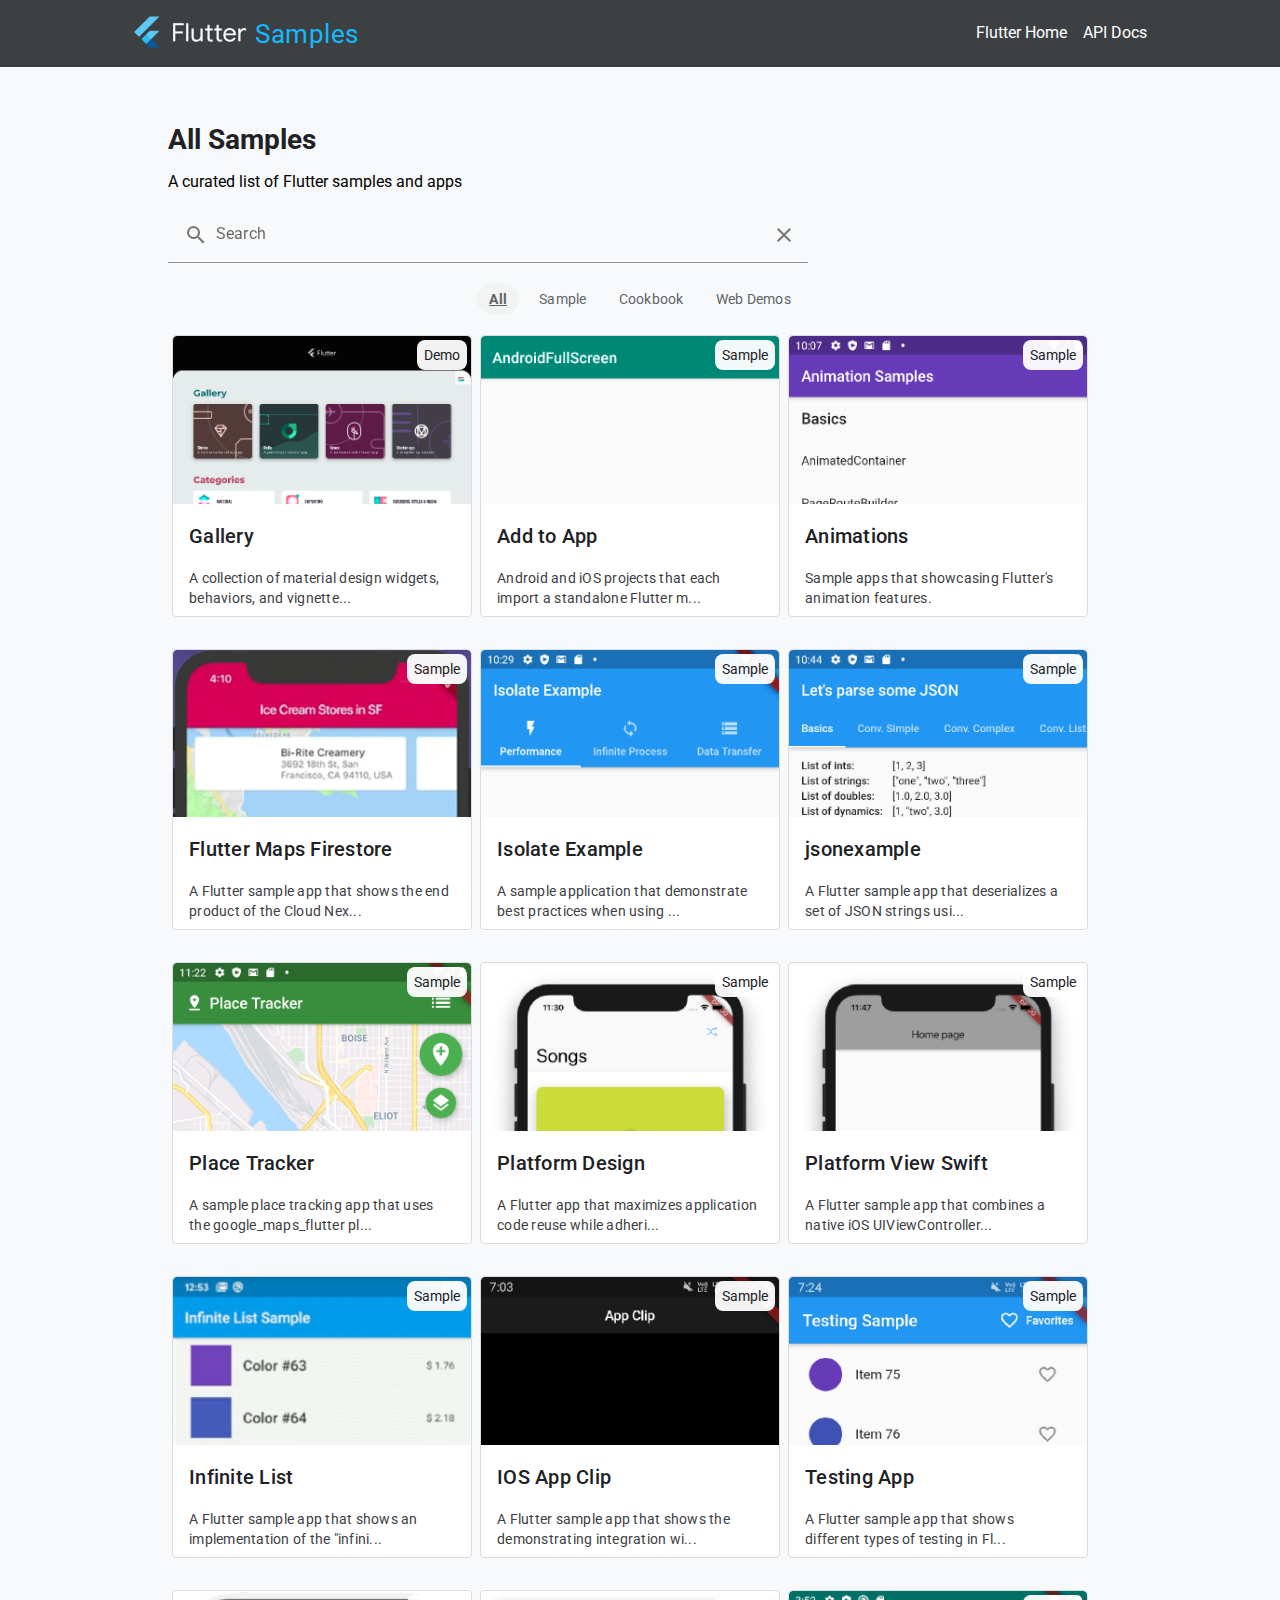
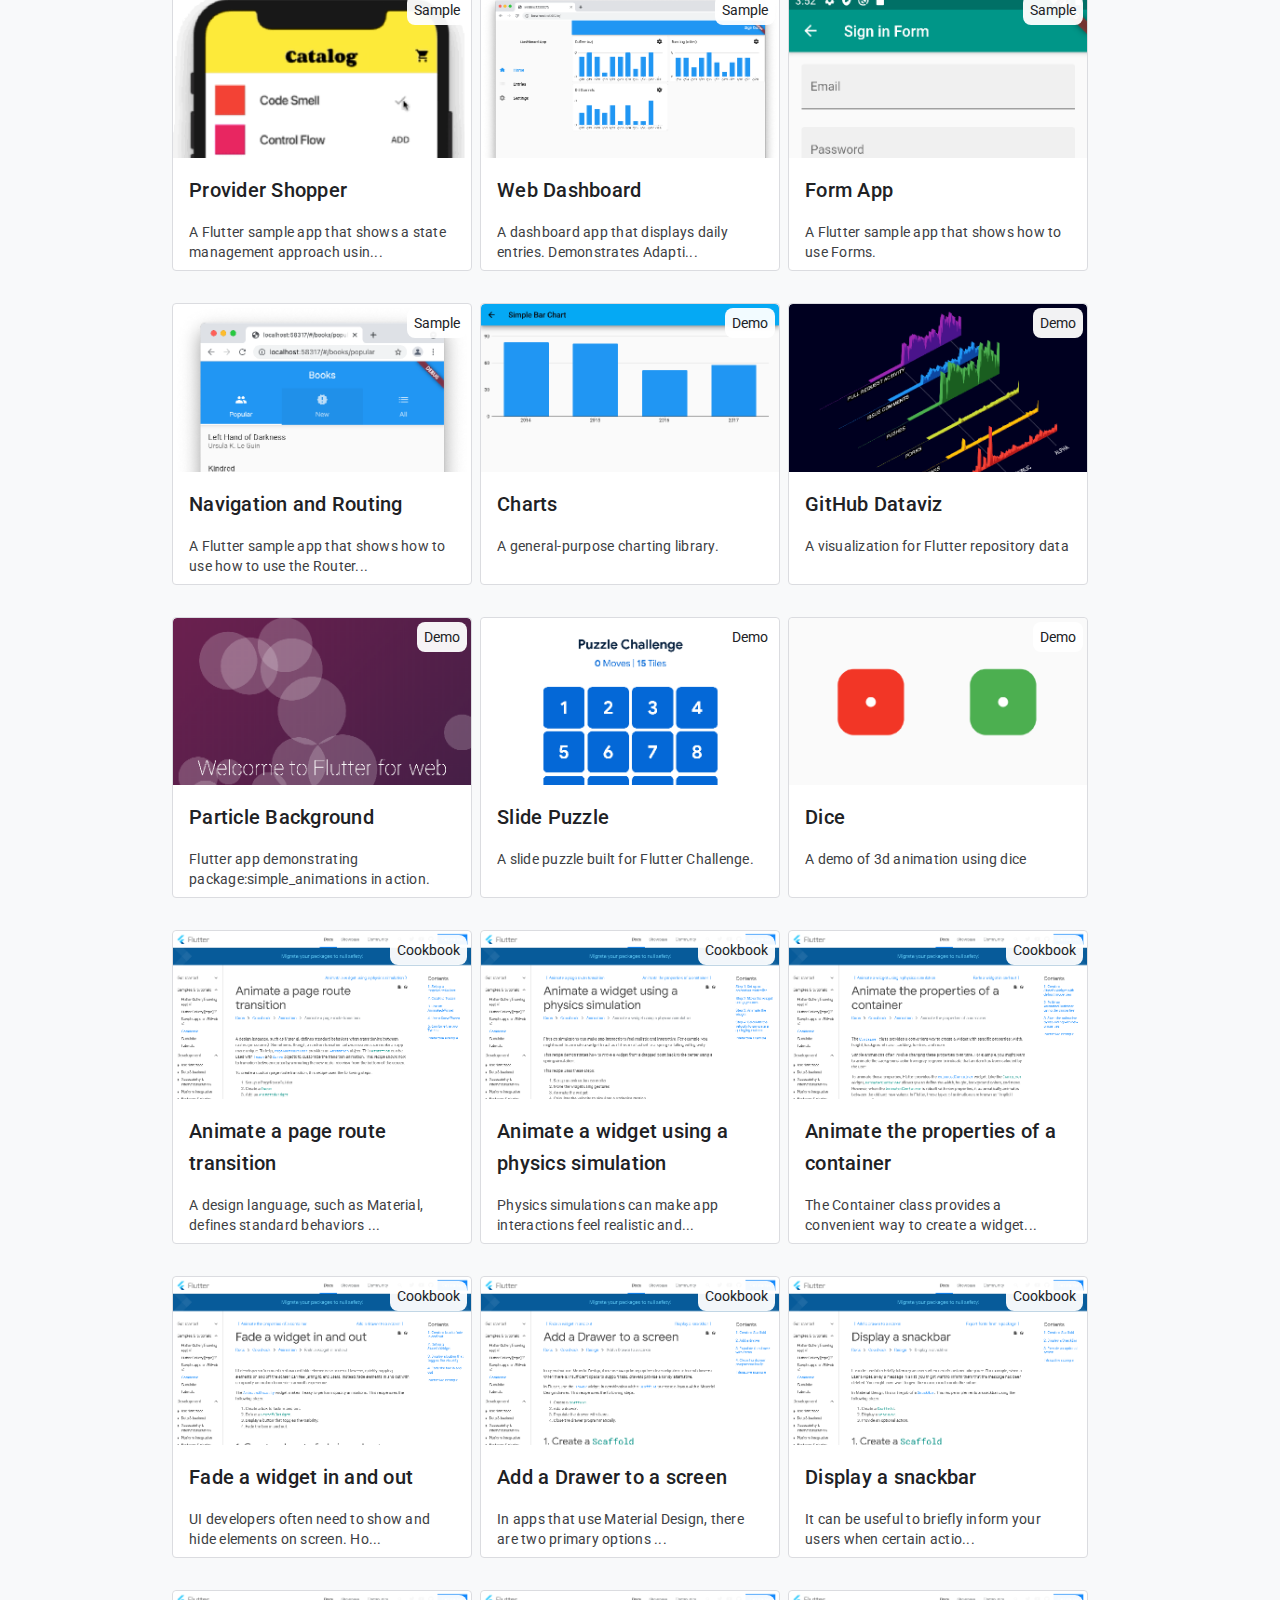
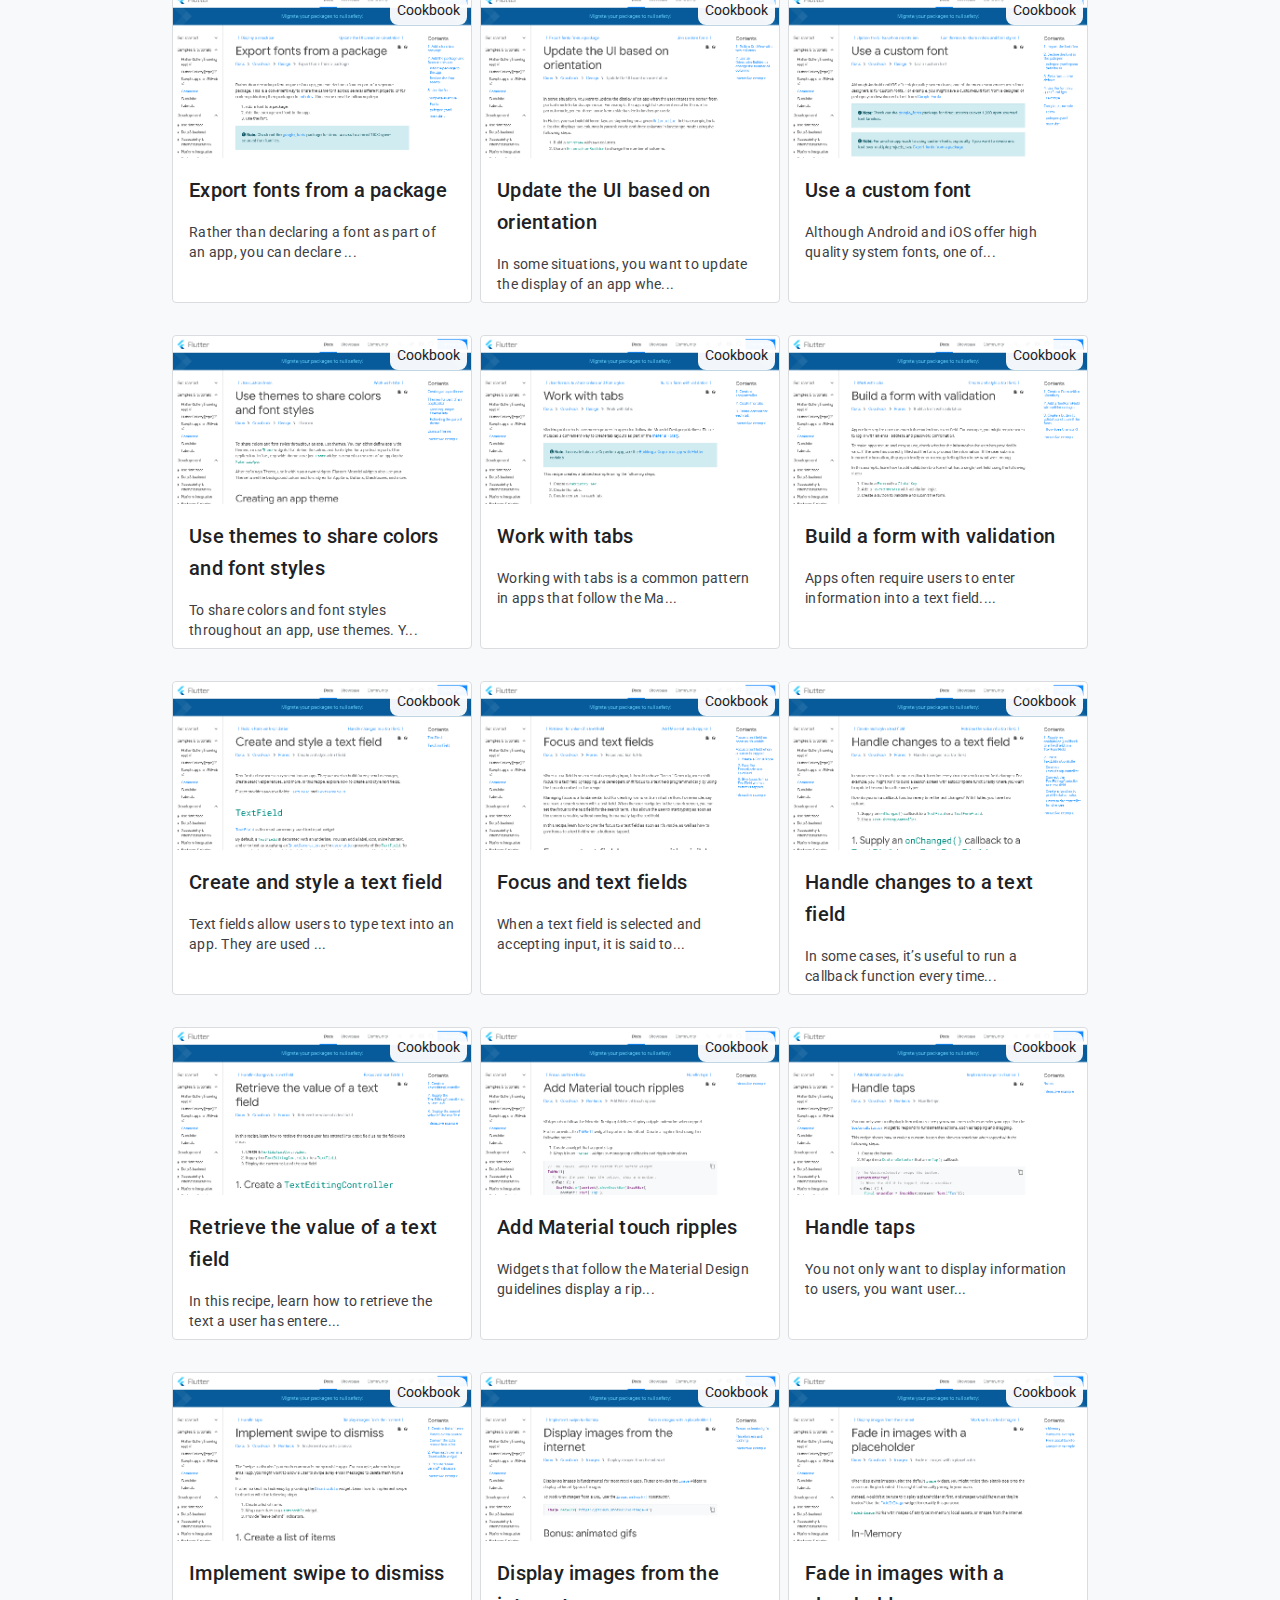
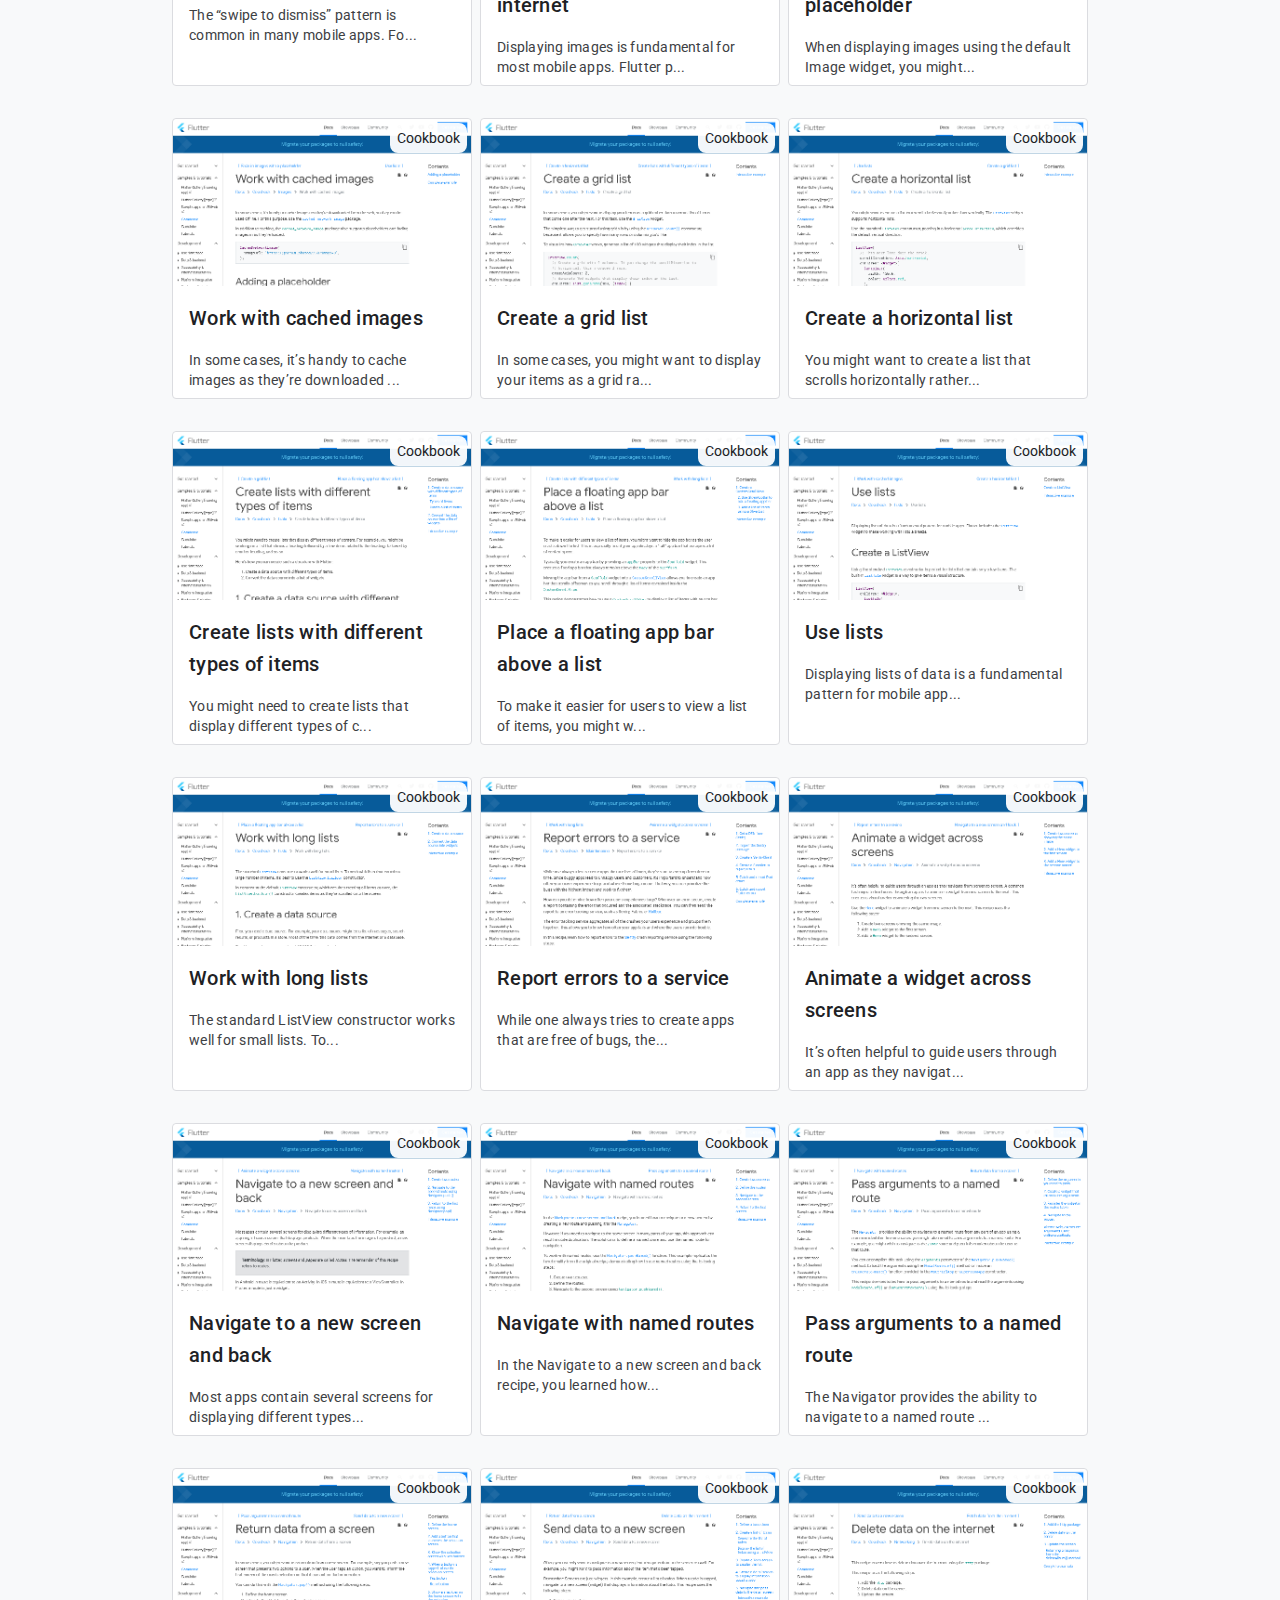
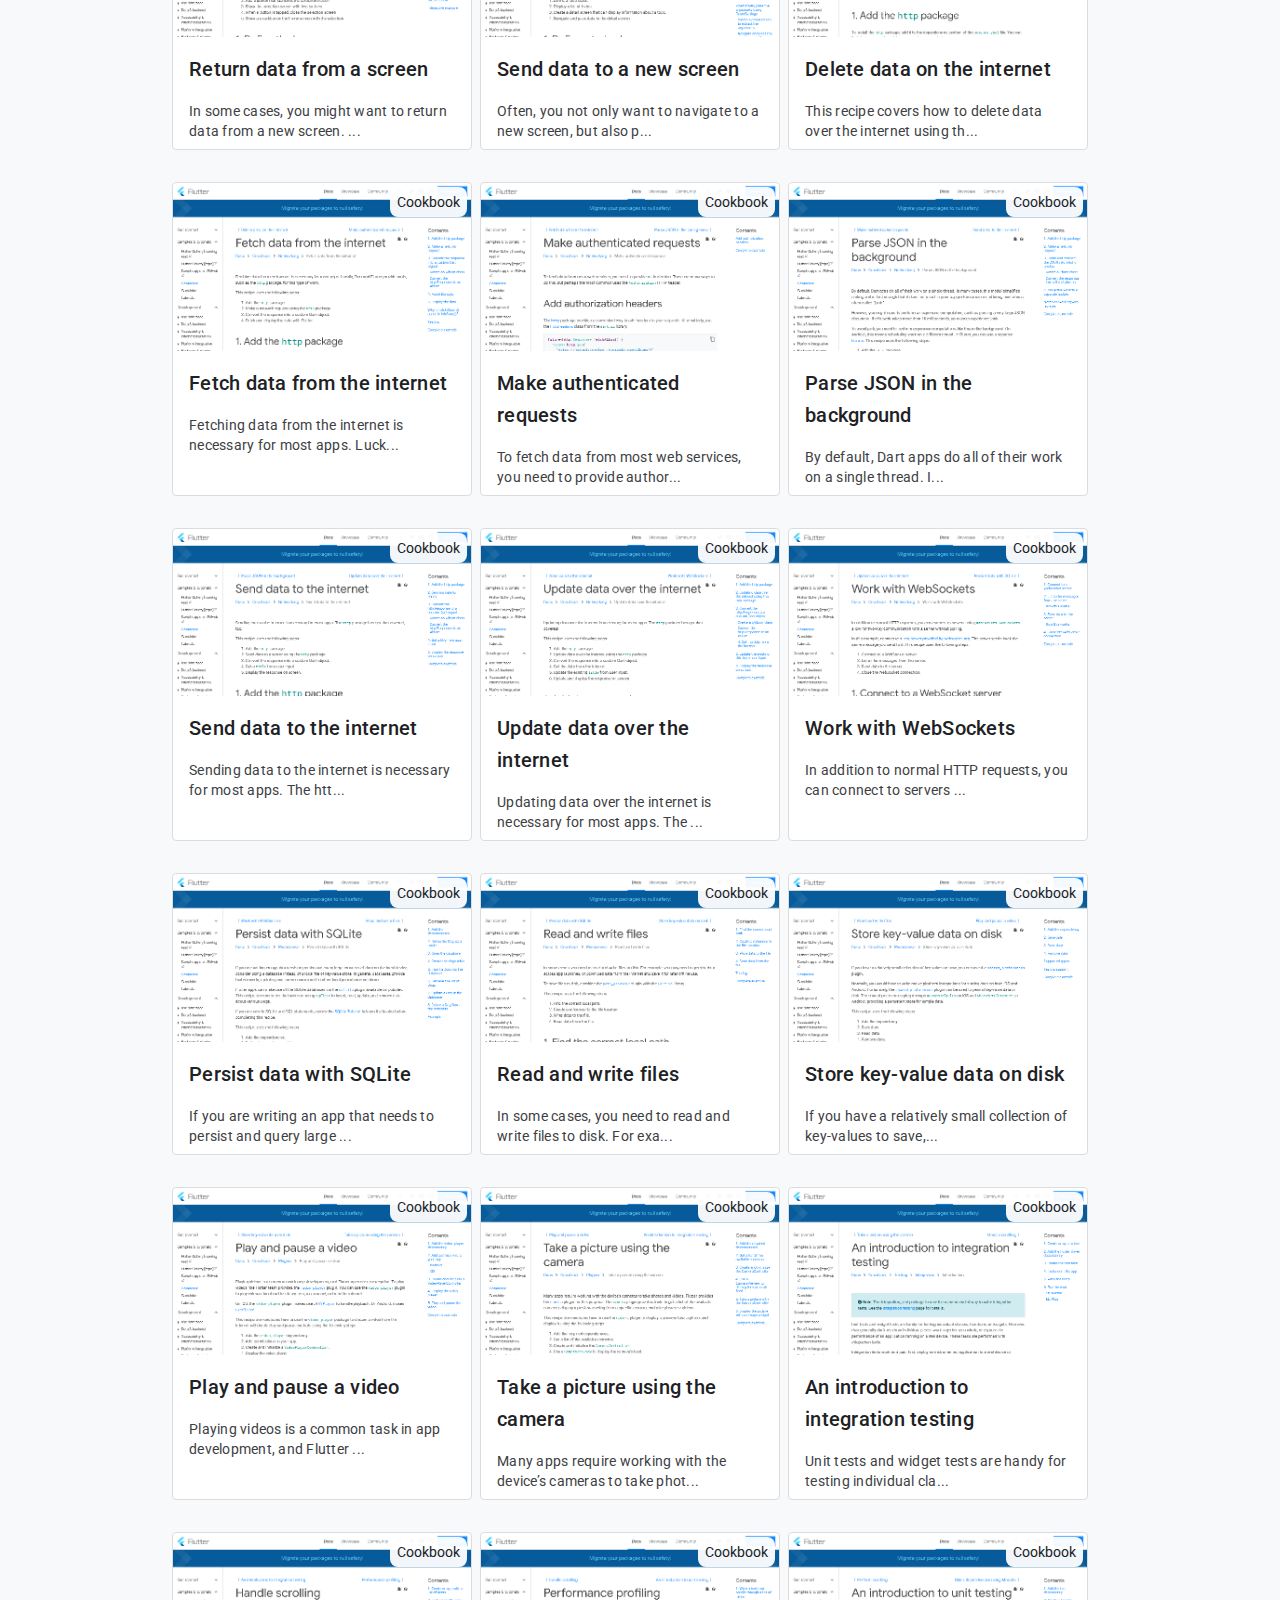
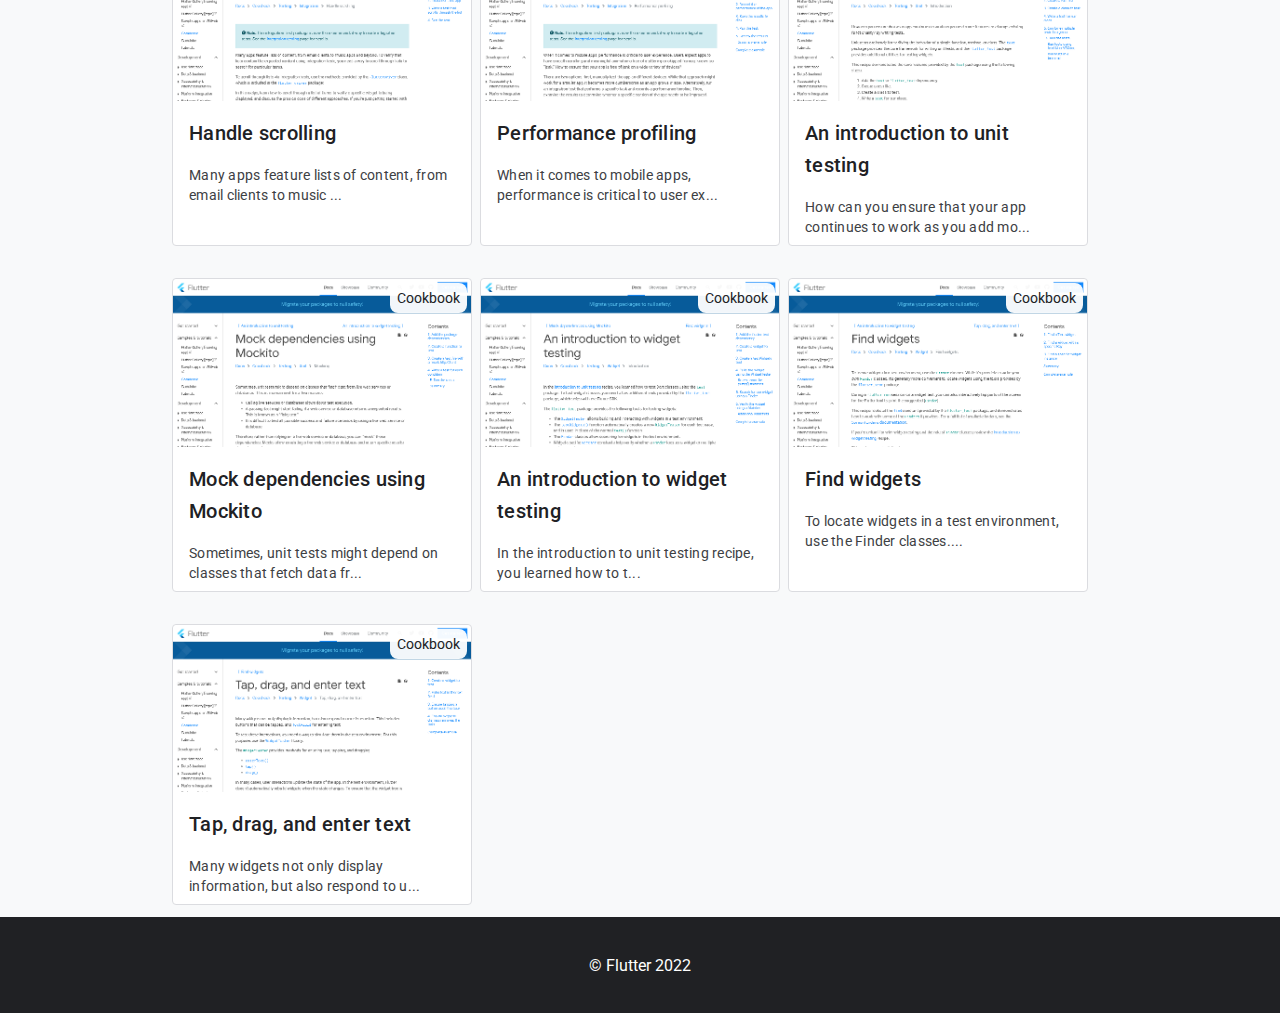
<file: index.html>
<!DOCTYPE html>
<html lang="en">
<head>
  <meta charset="utf-8">
  <title>Flutter samples</title>
  <link href="styles.css" rel="stylesheet" media="screen">
  <link href="https://fonts.googleapis.com/css?family=Google+Sans|Google+Sans+Display|Roboto:300,400,500&display=swap" rel="stylesheet">
  <link href="https://fonts.googleapis.com/icon?family=Material+Icons" rel="stylesheet">
  <meta name="viewport" content="width=device-width, initial-scale=1">
  <script src="packages/mdc_web/material-components-web.min.js"></script>
  <script defer src="main.dart.js"></script>
  <script async src="https://www.googletagmanager.com/gtag/js?id=UA-67589403-8"></script>
  <script>
    window.dataLayer = window.dataLayer || [];
    function gtag(){dataLayer.push(arguments);}
    gtag('js', new Date());
    gtag('config', 'UA-67589403-8');
  </script>
</head>

<body>
  <div class="content">
    <div class="navbar">
      <a class="leading" href="./">
        <img src="images/logos/logo_lockup_flutter_horizontal_wht_96.png" />
        <span class="title">Samples</span>
      </a>
      <div class="nav-items">
        <a href="https://flutter.dev/">Flutter Home</a>
        <a href="https://api.flutter.dev/">API Docs</a>
      </div>
    </div>
    <div class="container">
      <div class="index-header">
        <h1>All Samples</h1>
        <p>A curated list of Flutter samples and apps</p>
      </div>
      <div class="search-container">
        <div id="search-bar" class="mdc-text-field mdc-text-field--with-leading-icon mdc-text-field--with-trailing-icon">
          <i class="material-icons mdc-text-field__icon">search</i>
          <i id="clear-button" class="material-icons mdc-text-field__icon" role="button" tabindex="0">clear</i>
          <input class="mdc-text-field__input" id="text-field-hero-input">
          <div class="mdc-line-ripple"></div>
          <label for="text-field-hero-input" class="mdc-floating-label">Search</label>
        </div>
      </div>
      <div class="filter-menu">
        <div class="filter-buttons">
          <div class="mdc-chip-set mdc-chip-set--choice" role="grid">
            <div class="mdc-chip mdc-chip--selected" role="row">
              <div class="mdc-chip__ripple"></div>
              <span role="gridcell">
                <span role="button" tabindex="0" class="mdc-chip__text">All</span>
              </span>
            </div>
            <div class="mdc-chip" role="row">
              <div class="mdc-chip__ripple"></div>
              <span role="gridcell">
                <span role="button" tabindex="-1" class="mdc-chip__text">Sample</span>
              </span>
            </div>
            <div class="mdc-chip" role="row">
              <div class="mdc-chip__ripple"></div>
              <span role="gridcell">
                <span role="button" tabindex="-1" class="mdc-chip__text">Cookbook</span>
              </span>
            </div>
            <div class="mdc-chip" role="row">
              <div class="mdc-chip__ripple"></div>
              <span role="gridcell">
                <span role="button" tabindex="-1" class="mdc-chip__text">Web Demos</span>
              </span>
            </div>
          </div>
        </div>
        <div class="filter-end"></div>
      </div>
      <div class="grid">
        <div class="mdc-card demo-card mdc-elevation--z0" search-attrs="gallery tag:intermediate intermediate tag:sample sample tag:gallery gallery tag:material material tag:design design tag:vignettes vignettes platform:web web platform:ios ios platform:android android widget:AlertDialog widget:AppBar widget:BottomAppBar widget:BottomNavigationBar widget:BottomSheet widget:Card widget:Checkbox widget:ChoiceChip widget:CircularProgressIndicator widget:Container widget:CupertinoActivityIndicator widget:CupertinoAlertDialog widget:CupertinoButton widget:CupertinoButton widget:CupertinoDatePicker widget:CupertinoDialogAction widget:CupertinoNavigationBar widget:CupertinoPageScaffold widget:CupertinoSegmentedControl widget:CupertinoSlider widget:CupertinoSlidingSegmentedControl widget:CupertinoSliverRefreshControl widget:CupertinoSwitch widget:CupertinoTabView widget:CupertinoTextField widget:CupertinoTheme widget:DayPicker widget:FilterChip widget:FlatButton widget:FloatingActionButton widget:GridTile widget:GridView widget:Icon widget:InputChip widget:LayoutBuilder widget:LinearProgressIndicator widget:ListTile widget:ListView widget:MaterialBanner widget:MonthPicker widget:PaginatedDataTable widget:PopupMenuButton widget:PopupMenuItem widget:Radio widget:RaisedButton widget:RangeSlider widget:Scaffold widget:SimpleDialog widget:Slider widget:SnackBar widget:Switch widget:TabBar widget:TabBarView widget:TextField widget:TextFormField widget:Tooltip widget:YearPicker package:flutter/material package:flutter/cupertino package:google_fonts package:scoped_model type:demo">
        <div class="mdc-card__primary-action demo-card__primary-action" tabindex="0" href="gallery.html">
          <div class="mdc-card__media mdc-card__media--16-9 demo-card__media" style="background-image: url('images/gallery1_thumb.png');"></div>
          <div class="demo-card__label type-label">demo</div>
          <div class="demo-card__primary">
            <h2 class="demo-card__title mdc-typography mdc-typography--headline6">Gallery</h2>
          </div>
          <div class="demo-card__secondary mdc-typography mdc-typography--body2">A collection of material design widgets, behaviors, and vignette...</div>
        </div>
      </div>
      <div class="mdc-card demo-card mdc-elevation--z0" search-attrs="add to app tag:advanced advanced tag:sample sample tag:add-to-app add-to-app tag:android android tag:ios ios tag:native native tag:embedding embedding platform:ios ios platform:android android widget:WidgetsFlutterBinding widget:MethodChannel package:flutter/material package:flutter/services package:provider type:sample">
        <div class="mdc-card__primary-action demo-card__primary-action" tabindex="0" href="add_to_app.html">
          <div class="mdc-card__media mdc-card__media--16-9 demo-card__media" style="background-image: url('images/add_to_app1_thumb.png');"></div>
          <div class="demo-card__label type-label">sample</div>
          <div class="demo-card__primary">
            <h2 class="demo-card__title mdc-typography mdc-typography--headline6">Add to App</h2>
          </div>
          <div class="demo-card__secondary mdc-typography mdc-typography--body2">Android and iOS projects that each import a standalone Flutter m...</div>
        </div>
      </div>
      <div class="mdc-card demo-card mdc-elevation--z0" search-attrs="animations tag:intermediate intermediate tag:sample sample tag:animation animation platform:ios ios platform:android android platform:web web widget:AnimatedContainer widget:PageRouteBuilder widget:AnimationController widget:SingleTickerProviderStateMixin widget:Tween widget:AnimatedBuilder widget:TweenSequence widget:TweenSequenceItem package:flutter/material type:sample">
        <div class="mdc-card__primary-action demo-card__primary-action" tabindex="0" href="animations.html">
          <div class="mdc-card__media mdc-card__media--16-9 demo-card__media" style="background-image: url('images/animations1_thumb.png');"></div>
          <div class="demo-card__label type-label">sample</div>
          <div class="demo-card__primary">
            <h2 class="demo-card__title mdc-typography mdc-typography--headline6">Animations</h2>
          </div>
          <div class="demo-card__secondary mdc-typography mdc-typography--body2">Sample apps that showcasing Flutter's animation features.
      </div>
        </div>
      </div>
      <div class="mdc-card demo-card mdc-elevation--z0" search-attrs="flutter maps firestore tag:intermediate intermediate tag:sample sample tag:firebase firebase tag:maps maps platform:ios ios platform:android android widget:GoogleMap package:flutter/material package:cloud_firestore package:google_maps_flutter package:google_maps_webservice type:sample">
        <div class="mdc-card__primary-action demo-card__primary-action" tabindex="0" href="flutter_maps_firestore.html">
          <div class="mdc-card__media mdc-card__media--16-9 demo-card__media" style="background-image: url('images/flutter_maps_firestore1_thumb.png');"></div>
          <div class="demo-card__label type-label">sample</div>
          <div class="demo-card__primary">
            <h2 class="demo-card__title mdc-typography mdc-typography--headline6">Flutter Maps Firestore</h2>
          </div>
          <div class="demo-card__secondary mdc-typography mdc-typography--body2">A Flutter sample app that shows the end product of the Cloud Nex...</div>
        </div>
      </div>
      <div class="mdc-card demo-card mdc-elevation--z0" search-attrs="isolate example tag:intermediate intermediate tag:sample sample tag:isolates isolates tag:concurrency concurrency platform:ios ios platform:android android widget:FutureBuilder widget:AnimationController package:dart:isolate package:dart:math type:sample">
        <div class="mdc-card__primary-action demo-card__primary-action" tabindex="0" href="isolate_example.html">
          <div class="mdc-card__media mdc-card__media--16-9 demo-card__media" style="background-image: url('images/isolate1_thumb.png');"></div>
          <div class="demo-card__label type-label">sample</div>
          <div class="demo-card__primary">
            <h2 class="demo-card__title mdc-typography mdc-typography--headline6">Isolate Example</h2>
          </div>
          <div class="demo-card__secondary mdc-typography mdc-typography--body2">A sample application that demonstrate best practices when using ...</div>
        </div>
      </div>
      <div class="mdc-card demo-card mdc-elevation--z0" search-attrs="jsonexample tag:beginner beginner tag:sample sample platform:ios ios platform:android android widget:Table widget:TableRow package:json_serializable package:built_value package:built_collection package:json_annotation package:build_runner package:built_value_generator type:sample">
        <div class="mdc-card__primary-action demo-card__primary-action" tabindex="0" href="jsonexample.html">
          <div class="mdc-card__media mdc-card__media--16-9 demo-card__media" style="background-image: url('images/jsonexample1_thumb.png');"></div>
          <div class="demo-card__label type-label">sample</div>
          <div class="demo-card__primary">
            <h2 class="demo-card__title mdc-typography mdc-typography--headline6">jsonexample</h2>
          </div>
          <div class="demo-card__secondary mdc-typography mdc-typography--body2">A Flutter sample app that deserializes a set of JSON strings usi...</div>
        </div>
      </div>
      <div class="mdc-card demo-card mdc-elevation--z0" search-attrs="place tracker tag:intermediate intermediate tag:sample sample tag:json json tag:serialization serialization platform:android android widget:GoogleMap package:google_maps_flutter type:sample">
        <div class="mdc-card__primary-action demo-card__primary-action" tabindex="0" href="place_tracker.html">
          <div class="mdc-card__media mdc-card__media--16-9 demo-card__media" style="background-image: url('images/place_tracker1_thumb.png');"></div>
          <div class="demo-card__label type-label">sample</div>
          <div class="demo-card__primary">
            <h2 class="demo-card__title mdc-typography mdc-typography--headline6">Place Tracker</h2>
          </div>
          <div class="demo-card__secondary mdc-typography mdc-typography--body2">A sample place tracking app that uses the google_maps_flutter pl...</div>
        </div>
      </div>
      <div class="mdc-card demo-card mdc-elevation--z0" search-attrs="platform design tag:advanced advanced tag:sample sample tag:ios ios platform:ios ios platform:android android widget:TargetPlatform package:flutter/material package:flutter/cupertino type:sample">
        <div class="mdc-card__primary-action demo-card__primary-action" tabindex="0" href="platform_design.html">
          <div class="mdc-card__media mdc-card__media--16-9 demo-card__media" style="background-image: url('images/platform_design1_thumb.png');"></div>
          <div class="demo-card__label type-label">sample</div>
          <div class="demo-card__primary">
            <h2 class="demo-card__title mdc-typography mdc-typography--headline6">Platform Design</h2>
          </div>
          <div class="demo-card__secondary mdc-typography mdc-typography--body2">A Flutter app that maximizes application code reuse while adheri...</div>
        </div>
      </div>
      <div class="mdc-card demo-card mdc-elevation--z0" search-attrs="platform view swift tag:advanced advanced tag:sample sample tag:ios ios platform:ios ios widget:MethodChannel package:flutter/material package:flutter/services type:sample">
        <div class="mdc-card__primary-action demo-card__primary-action" tabindex="0" href="platform_view_swift.html">
          <div class="mdc-card__media mdc-card__media--16-9 demo-card__media" style="background-image: url('images/platform_view_swift1_thumb.png');"></div>
          <div class="demo-card__label type-label">sample</div>
          <div class="demo-card__primary">
            <h2 class="demo-card__title mdc-typography mdc-typography--headline6">Platform View Swift</h2>
          </div>
          <div class="demo-card__secondary mdc-typography mdc-typography--body2">A Flutter sample app that combines a native iOS UIViewController...</div>
        </div>
      </div>
      <div class="mdc-card demo-card mdc-elevation--z0" search-attrs="infinite list tag:sample sample tag:material material tag:design design tag:android android tag:ios ios platform:ios ios platform:android android widget:Selector widget:AppBar widget:ListTile widget:ListView package:provider package:meta type:sample">
        <div class="mdc-card__primary-action demo-card__primary-action" tabindex="0" href="infinite_list.html">
          <div class="mdc-card__media mdc-card__media--16-9 demo-card__media" style="background-image: url('images/infinite_list_thumb.png');"></div>
          <div class="demo-card__label type-label">sample</div>
          <div class="demo-card__primary">
            <h2 class="demo-card__title mdc-typography mdc-typography--headline6">Infinite List</h2>
          </div>
          <div class="demo-card__secondary mdc-typography mdc-typography--body2">A Flutter sample app that shows an implementation of the "infini...</div>
        </div>
      </div>
      <div class="mdc-card demo-card mdc-elevation--z0" search-attrs="ios app clip tag:sample sample tag:device info device info tag:ios ios platform:ios ios widget:CupertinoApp widget:AppBar widget:FlutterLogo package:device_info type:sample">
        <div class="mdc-card__primary-action demo-card__primary-action" tabindex="0" href="i_o_s_app_clip.html">
          <div class="mdc-card__media mdc-card__media--16-9 demo-card__media" style="background-image: url('images/ios_app_clip_thumb.png');"></div>
          <div class="demo-card__label type-label">sample</div>
          <div class="demo-card__primary">
            <h2 class="demo-card__title mdc-typography mdc-typography--headline6">IOS App Clip</h2>
          </div>
          <div class="demo-card__secondary mdc-typography mdc-typography--body2">A Flutter sample app that shows the demonstrating integration wi...</div>
        </div>
      </div>
      <div class="mdc-card demo-card mdc-elevation--z0" search-attrs="testing app tag:sample sample tag:material material tag:android android tag:ios ios platform:ios ios platform:android android widget:AppBar widget:ListTile widget:ListView widget:Snackbar package:provider type:sample">
        <div class="mdc-card__primary-action demo-card__primary-action" tabindex="0" href="testing_app.html">
          <div class="mdc-card__media mdc-card__media--16-9 demo-card__media" style="background-image: url('images/testing_app1_thumb.png');"></div>
          <div class="demo-card__label type-label">sample</div>
          <div class="demo-card__primary">
            <h2 class="demo-card__title mdc-typography mdc-typography--headline6">Testing App</h2>
          </div>
          <div class="demo-card__secondary mdc-typography mdc-typography--body2">A Flutter sample app that shows different types of testing in Fl...</div>
        </div>
      </div>
      <div class="mdc-card demo-card mdc-elevation--z0" search-attrs="provider shopper tag:intermediate intermediate tag:sample sample tag:provider provider platform:ios ios platform:android android platform:web web widget:Provider widget:MultiProvider widget:ChangeNotifier package:provider type:sample">
        <div class="mdc-card__primary-action demo-card__primary-action" tabindex="0" href="provider_shopper.html">
          <div class="mdc-card__media mdc-card__media--16-9 demo-card__media" style="background-image: url('images/provider_shopper1_thumb.png');"></div>
          <div class="demo-card__label type-label">sample</div>
          <div class="demo-card__primary">
            <h2 class="demo-card__title mdc-typography mdc-typography--headline6">Provider Shopper</h2>
          </div>
          <div class="demo-card__secondary mdc-typography mdc-typography--body2">A Flutter sample app that shows a state management approach usin...</div>
        </div>
      </div>
      <div class="mdc-card demo-card mdc-elevation--z0" search-attrs="web dashboard tag:intermediate intermediate tag:sample sample tag:firebase firebase platform:ios ios platform:android android platform:web web widget:AdaptiveScaffold widget:NavigationRail widget:FutureBuilder widget:StreamBuilder package:firebase type:sample">
        <div class="mdc-card__primary-action demo-card__primary-action" tabindex="0" href="web_dashboard.html">
          <div class="mdc-card__media mdc-card__media--16-9 demo-card__media" style="background-image: url('images/web_dashboard1_thumb.png');"></div>
          <div class="demo-card__label type-label">sample</div>
          <div class="demo-card__primary">
            <h2 class="demo-card__title mdc-typography mdc-typography--headline6">Web Dashboard</h2>
          </div>
          <div class="demo-card__secondary mdc-typography mdc-typography--body2">A dashboard app that displays daily entries. Demonstrates Adapti...</div>
        </div>
      </div>
      <div class="mdc-card demo-card mdc-elevation--z0" search-attrs="form app tag:intermediate intermediate tag:sample sample tag:forms forms platform:ios ios platform:android android platform:web web widget:Form type:sample">
        <div class="mdc-card__primary-action demo-card__primary-action" tabindex="0" href="form_app.html">
          <div class="mdc-card__media mdc-card__media--16-9 demo-card__media" style="background-image: url('images/form_app1_thumb.png');"></div>
          <div class="demo-card__label type-label">sample</div>
          <div class="demo-card__primary">
            <h2 class="demo-card__title mdc-typography mdc-typography--headline6">Form App</h2>
          </div>
          <div class="demo-card__secondary mdc-typography mdc-typography--body2">A Flutter sample app that shows how to use Forms.
      </div>
        </div>
      </div>
      <div class="mdc-card demo-card mdc-elevation--z0" search-attrs="navigation and routing tag:advanced advanced tag:sample sample tag:navigation navigation tag:router router platform:ios ios platform:android android platform:web web widget:Router type:sample">
        <div class="mdc-card__primary-action demo-card__primary-action" tabindex="0" href="navigation_and_routing.html">
          <div class="mdc-card__media mdc-card__media--16-9 demo-card__media" style="background-image: url('images/navigation_and_routing1_thumb.png');"></div>
          <div class="demo-card__label type-label">sample</div>
          <div class="demo-card__primary">
            <h2 class="demo-card__title mdc-typography mdc-typography--headline6">Navigation and Routing</h2>
          </div>
          <div class="demo-card__secondary mdc-typography mdc-typography--body2">A Flutter sample app that shows how to use how to use the Router...</div>
        </div>
      </div>
      <div class="mdc-card demo-card mdc-elevation--z0" search-attrs="charts tag:demo demo tag:charts charts platform:ios ios platform:android android platform:web web type:demo">
        <div class="mdc-card__primary-action demo-card__primary-action" tabindex="0" href="charts.html">
          <div class="mdc-card__media mdc-card__media--16-9 demo-card__media" style="background-image: url('images/charts1_thumb.png');"></div>
          <div class="demo-card__label type-label">demo</div>
          <div class="demo-card__primary">
            <h2 class="demo-card__title mdc-typography mdc-typography--headline6">Charts</h2>
          </div>
          <div class="demo-card__secondary mdc-typography mdc-typography--body2">A general-purpose charting library.
      </div>
        </div>
      </div>
      <div class="mdc-card demo-card mdc-elevation--z0" search-attrs="github dataviz tag:demo demo tag:data data tag:visualization visualization platform:web web type:demo">
        <div class="mdc-card__primary-action demo-card__primary-action" tabindex="0" href="git_hub_dataviz.html">
          <div class="mdc-card__media mdc-card__media--16-9 demo-card__media" style="background-image: url('images/github_dataviz1_thumb.png');"></div>
          <div class="demo-card__label type-label">demo</div>
          <div class="demo-card__primary">
            <h2 class="demo-card__title mdc-typography mdc-typography--headline6">GitHub Dataviz</h2>
          </div>
          <div class="demo-card__secondary mdc-typography mdc-typography--body2">A visualization for Flutter repository data
      </div>
        </div>
      </div>
      <div class="mdc-card demo-card mdc-elevation--z0" search-attrs="particle background tag:demo demo tag:animation animation platform:web web type:demo">
        <div class="mdc-card__primary-action demo-card__primary-action" tabindex="0" href="particle_background.html">
          <div class="mdc-card__media mdc-card__media--16-9 demo-card__media" style="background-image: url('images/particle_background1_thumb.png');"></div>
          <div class="demo-card__label type-label">demo</div>
          <div class="demo-card__primary">
            <h2 class="demo-card__title mdc-typography mdc-typography--headline6">Particle Background</h2>
          </div>
          <div class="demo-card__secondary mdc-typography mdc-typography--body2">Flutter app demonstrating package:simple_animations in action.
      </div>
        </div>
      </div>
      <div class="mdc-card demo-card mdc-elevation--z0" search-attrs="slide puzzle tag:demo demo tag:game game platform:web web type:demo">
        <div class="mdc-card__primary-action demo-card__primary-action" tabindex="0" href="slide_puzzle.html">
          <div class="mdc-card__media mdc-card__media--16-9 demo-card__media" style="background-image: url('images/slide_puzzle1_thumb.png');"></div>
          <div class="demo-card__label type-label">demo</div>
          <div class="demo-card__primary">
            <h2 class="demo-card__title mdc-typography mdc-typography--headline6">Slide Puzzle</h2>
          </div>
          <div class="demo-card__secondary mdc-typography mdc-typography--body2">A slide puzzle built for Flutter Challenge.
      </div>
        </div>
      </div>
      <div class="mdc-card demo-card mdc-elevation--z0" search-attrs="dice tag:demo demo tag:animation animation platform:web web type:demo">
        <div class="mdc-card__primary-action demo-card__primary-action" tabindex="0" href="dice.html">
          <div class="mdc-card__media mdc-card__media--16-9 demo-card__media" style="background-image: url('images/dice_thumb.png');"></div>
          <div class="demo-card__label type-label">demo</div>
          <div class="demo-card__primary">
            <h2 class="demo-card__title mdc-typography mdc-typography--headline6">Dice</h2>
          </div>
          <div class="demo-card__secondary mdc-typography mdc-typography--body2">A demo of 3d animation using dice
      </div>
        </div>
      </div>
      <div class="mdc-card demo-card mdc-elevation--z0" search-attrs="animate a page route transition tag:cookbook cookbook tag:animation animation type:cookbook">
        <div class="mdc-card__primary-action demo-card__primary-action" tabindex="0" href="animate_a_page_route_transition.html">
          <div class="mdc-card__media mdc-card__media--16-9 demo-card__media" style="background-image: url('images/cookbook/animation-page-route-animation_thumb.png');"></div>
          <div class="demo-card__label type-label">cookbook</div>
          <div class="demo-card__primary">
            <h2 class="demo-card__title mdc-typography mdc-typography--headline6">Animate a page route transition</h2>
          </div>
          <div class="demo-card__secondary mdc-typography mdc-typography--body2">A design language, such as Material, defines standard behaviors ...</div>
        </div>
      </div>
      <div class="mdc-card demo-card mdc-elevation--z0" search-attrs="animate a widget using a physics simulation tag:cookbook cookbook tag:animation animation type:cookbook">
        <div class="mdc-card__primary-action demo-card__primary-action" tabindex="0" href="animate_a_widget_using_a_physics_simulation.html">
          <div class="mdc-card__media mdc-card__media--16-9 demo-card__media" style="background-image: url('images/cookbook/animation-physics-simulation_thumb.png');"></div>
          <div class="demo-card__label type-label">cookbook</div>
          <div class="demo-card__primary">
            <h2 class="demo-card__title mdc-typography mdc-typography--headline6">Animate a widget using a physics simulation</h2>
          </div>
          <div class="demo-card__secondary mdc-typography mdc-typography--body2">Physics simulations can make app interactions feel realistic and...</div>
        </div>
      </div>
      <div class="mdc-card demo-card mdc-elevation--z0" search-attrs="animate the properties of a container tag:cookbook cookbook tag:animation animation type:cookbook">
        <div class="mdc-card__primary-action demo-card__primary-action" tabindex="0" href="animate_the_properties_of_a_container.html">
          <div class="mdc-card__media mdc-card__media--16-9 demo-card__media" style="background-image: url('images/cookbook/animation-animated-container_thumb.png');"></div>
          <div class="demo-card__label type-label">cookbook</div>
          <div class="demo-card__primary">
            <h2 class="demo-card__title mdc-typography mdc-typography--headline6">Animate the properties of a container</h2>
          </div>
          <div class="demo-card__secondary mdc-typography mdc-typography--body2">The Container class provides a convenient way
      to create a widget...</div>
        </div>
      </div>
      <div class="mdc-card demo-card mdc-elevation--z0" search-attrs="fade a widget in and out tag:cookbook cookbook tag:animation animation type:cookbook">
        <div class="mdc-card__primary-action demo-card__primary-action" tabindex="0" href="fade_a_widget_in_and_out.html">
          <div class="mdc-card__media mdc-card__media--16-9 demo-card__media" style="background-image: url('images/cookbook/animation-opacity-animation_thumb.png');"></div>
          <div class="demo-card__label type-label">cookbook</div>
          <div class="demo-card__primary">
            <h2 class="demo-card__title mdc-typography mdc-typography--headline6">Fade a widget in and out</h2>
          </div>
          <div class="demo-card__secondary mdc-typography mdc-typography--body2">UI developers often need to show and hide elements on screen.
      Ho...</div>
        </div>
      </div>
      <div class="mdc-card demo-card mdc-elevation--z0" search-attrs="add a drawer to a screen tag:cookbook cookbook tag:design design type:cookbook">
        <div class="mdc-card__primary-action demo-card__primary-action" tabindex="0" href="add_a_drawer_to_a_screen.html">
          <div class="mdc-card__media mdc-card__media--16-9 demo-card__media" style="background-image: url('images/cookbook/design-drawer_thumb.png');"></div>
          <div class="demo-card__label type-label">cookbook</div>
          <div class="demo-card__primary">
            <h2 class="demo-card__title mdc-typography mdc-typography--headline6">Add a Drawer to a screen</h2>
          </div>
          <div class="demo-card__secondary mdc-typography mdc-typography--body2">In apps that use Material Design,
      there are two primary options ...</div>
        </div>
      </div>
      <div class="mdc-card demo-card mdc-elevation--z0" search-attrs="display a snackbar tag:cookbook cookbook tag:design design type:cookbook">
        <div class="mdc-card__primary-action demo-card__primary-action" tabindex="0" href="display_a_snackbar.html">
          <div class="mdc-card__media mdc-card__media--16-9 demo-card__media" style="background-image: url('images/cookbook/design-snackbars_thumb.png');"></div>
          <div class="demo-card__label type-label">cookbook</div>
          <div class="demo-card__primary">
            <h2 class="demo-card__title mdc-typography mdc-typography--headline6">Display a snackbar</h2>
          </div>
          <div class="demo-card__secondary mdc-typography mdc-typography--body2">It can be useful to briefly inform your users when certain actio...</div>
        </div>
      </div>
      <div class="mdc-card demo-card mdc-elevation--z0" search-attrs="export fonts from a package tag:cookbook cookbook tag:design design type:cookbook">
        <div class="mdc-card__primary-action demo-card__primary-action" tabindex="0" href="export_fonts_from_a_package.html">
          <div class="mdc-card__media mdc-card__media--16-9 demo-card__media" style="background-image: url('images/cookbook/design-package-fonts_thumb.png');"></div>
          <div class="demo-card__label type-label">cookbook</div>
          <div class="demo-card__primary">
            <h2 class="demo-card__title mdc-typography mdc-typography--headline6">Export fonts from a package</h2>
          </div>
          <div class="demo-card__secondary mdc-typography mdc-typography--body2">Rather than declaring a font as part of an app,
      you can declare ...</div>
        </div>
      </div>
      <div class="mdc-card demo-card mdc-elevation--z0" search-attrs="update the ui based on orientation tag:cookbook cookbook tag:design design type:cookbook">
        <div class="mdc-card__primary-action demo-card__primary-action" tabindex="0" href="update_the_u_i_based_on_orientation.html">
          <div class="mdc-card__media mdc-card__media--16-9 demo-card__media" style="background-image: url('images/cookbook/design-orientation_thumb.png');"></div>
          <div class="demo-card__label type-label">cookbook</div>
          <div class="demo-card__primary">
            <h2 class="demo-card__title mdc-typography mdc-typography--headline6">Update the UI based on orientation</h2>
          </div>
          <div class="demo-card__secondary mdc-typography mdc-typography--body2">In some situations,
      you want to update the display of an app whe...</div>
        </div>
      </div>
      <div class="mdc-card demo-card mdc-elevation--z0" search-attrs="use a custom font tag:cookbook cookbook tag:design design type:cookbook">
        <div class="mdc-card__primary-action demo-card__primary-action" tabindex="0" href="use_a_custom_font.html">
          <div class="mdc-card__media mdc-card__media--16-9 demo-card__media" style="background-image: url('images/cookbook/design-fonts_thumb.png');"></div>
          <div class="demo-card__label type-label">cookbook</div>
          <div class="demo-card__primary">
            <h2 class="demo-card__title mdc-typography mdc-typography--headline6">Use a custom font</h2>
          </div>
          <div class="demo-card__secondary mdc-typography mdc-typography--body2">Although Android and iOS offer high quality system fonts,
      one of...</div>
        </div>
      </div>
      <div class="mdc-card demo-card mdc-elevation--z0" search-attrs="use themes to share colors and font styles tag:cookbook cookbook tag:design design type:cookbook">
        <div class="mdc-card__primary-action demo-card__primary-action" tabindex="0" href="use_themes_to_share_colors_and_font_styles.html">
          <div class="mdc-card__media mdc-card__media--16-9 demo-card__media" style="background-image: url('images/cookbook/design-themes_thumb.png');"></div>
          <div class="demo-card__label type-label">cookbook</div>
          <div class="demo-card__primary">
            <h2 class="demo-card__title mdc-typography mdc-typography--headline6">Use themes to share colors and font styles</h2>
          </div>
          <div class="demo-card__secondary mdc-typography mdc-typography--body2">To share colors and font styles throughout an app, use themes.
      Y...</div>
        </div>
      </div>
      <div class="mdc-card demo-card mdc-elevation--z0" search-attrs="work with tabs tag:cookbook cookbook tag:design design type:cookbook">
        <div class="mdc-card__primary-action demo-card__primary-action" tabindex="0" href="work_with_tabs.html">
          <div class="mdc-card__media mdc-card__media--16-9 demo-card__media" style="background-image: url('images/cookbook/design-tabs_thumb.png');"></div>
          <div class="demo-card__label type-label">cookbook</div>
          <div class="demo-card__primary">
            <h2 class="demo-card__title mdc-typography mdc-typography--headline6">Work with tabs</h2>
          </div>
          <div class="demo-card__secondary mdc-typography mdc-typography--body2">Working with tabs is a common pattern in apps that follow the
      Ma...</div>
        </div>
      </div>
      <div class="mdc-card demo-card mdc-elevation--z0" search-attrs="build a form with validation tag:cookbook cookbook tag:forms forms type:cookbook">
        <div class="mdc-card__primary-action demo-card__primary-action" tabindex="0" href="build_a_form_with_validation.html">
          <div class="mdc-card__media mdc-card__media--16-9 demo-card__media" style="background-image: url('images/cookbook/forms-validation_thumb.png');"></div>
          <div class="demo-card__label type-label">cookbook</div>
          <div class="demo-card__primary">
            <h2 class="demo-card__title mdc-typography mdc-typography--headline6">Build a form with validation</h2>
          </div>
          <div class="demo-card__secondary mdc-typography mdc-typography--body2">Apps often require users to enter information into a text field....</div>
        </div>
      </div>
      <div class="mdc-card demo-card mdc-elevation--z0" search-attrs="create and style a text field tag:cookbook cookbook tag:forms forms type:cookbook">
        <div class="mdc-card__primary-action demo-card__primary-action" tabindex="0" href="create_and_style_a_text_field.html">
          <div class="mdc-card__media mdc-card__media--16-9 demo-card__media" style="background-image: url('images/cookbook/forms-text-input_thumb.png');"></div>
          <div class="demo-card__label type-label">cookbook</div>
          <div class="demo-card__primary">
            <h2 class="demo-card__title mdc-typography mdc-typography--headline6">Create and style a text field</h2>
          </div>
          <div class="demo-card__secondary mdc-typography mdc-typography--body2">Text fields allow users to type text into an app.
      They are used ...</div>
        </div>
      </div>
      <div class="mdc-card demo-card mdc-elevation--z0" search-attrs="focus and text fields tag:cookbook cookbook tag:forms forms type:cookbook">
        <div class="mdc-card__primary-action demo-card__primary-action" tabindex="0" href="focus_and_text_fields.html">
          <div class="mdc-card__media mdc-card__media--16-9 demo-card__media" style="background-image: url('images/cookbook/forms-focus_thumb.png');"></div>
          <div class="demo-card__label type-label">cookbook</div>
          <div class="demo-card__primary">
            <h2 class="demo-card__title mdc-typography mdc-typography--headline6">Focus and text fields</h2>
          </div>
          <div class="demo-card__secondary mdc-typography mdc-typography--body2">When a text field is selected and accepting input,
      it is said to...</div>
        </div>
      </div>
      <div class="mdc-card demo-card mdc-elevation--z0" search-attrs="handle changes to a text field tag:cookbook cookbook tag:forms forms type:cookbook">
        <div class="mdc-card__primary-action demo-card__primary-action" tabindex="0" href="handle_changes_to_a_text_field.html">
          <div class="mdc-card__media mdc-card__media--16-9 demo-card__media" style="background-image: url('images/cookbook/forms-text-field-changes_thumb.png');"></div>
          <div class="demo-card__label type-label">cookbook</div>
          <div class="demo-card__primary">
            <h2 class="demo-card__title mdc-typography mdc-typography--headline6">Handle changes to a text field</h2>
          </div>
          <div class="demo-card__secondary mdc-typography mdc-typography--body2">In some cases, it’s useful to run a callback function every time...</div>
        </div>
      </div>
      <div class="mdc-card demo-card mdc-elevation--z0" search-attrs="retrieve the value of a text field tag:cookbook cookbook tag:forms forms type:cookbook">
        <div class="mdc-card__primary-action demo-card__primary-action" tabindex="0" href="retrieve_the_value_of_a_text_field.html">
          <div class="mdc-card__media mdc-card__media--16-9 demo-card__media" style="background-image: url('images/cookbook/forms-retrieve-input_thumb.png');"></div>
          <div class="demo-card__label type-label">cookbook</div>
          <div class="demo-card__primary">
            <h2 class="demo-card__title mdc-typography mdc-typography--headline6">Retrieve the value of a text field</h2>
          </div>
          <div class="demo-card__secondary mdc-typography mdc-typography--body2">In this recipe,
      learn how to retrieve the text a user has entere...</div>
        </div>
      </div>
      <div class="mdc-card demo-card mdc-elevation--z0" search-attrs="add material touch ripples tag:cookbook cookbook tag:gestures gestures type:cookbook">
        <div class="mdc-card__primary-action demo-card__primary-action" tabindex="0" href="add_material_touch_ripples.html">
          <div class="mdc-card__media mdc-card__media--16-9 demo-card__media" style="background-image: url('images/cookbook/gestures-ripples_thumb.png');"></div>
          <div class="demo-card__label type-label">cookbook</div>
          <div class="demo-card__primary">
            <h2 class="demo-card__title mdc-typography mdc-typography--headline6">Add Material touch ripples</h2>
          </div>
          <div class="demo-card__secondary mdc-typography mdc-typography--body2">Widgets that follow the Material Design guidelines display
      a rip...</div>
        </div>
      </div>
      <div class="mdc-card demo-card mdc-elevation--z0" search-attrs="handle taps tag:cookbook cookbook tag:gestures gestures type:cookbook">
        <div class="mdc-card__primary-action demo-card__primary-action" tabindex="0" href="handle_taps.html">
          <div class="mdc-card__media mdc-card__media--16-9 demo-card__media" style="background-image: url('images/cookbook/gestures-handling-taps_thumb.png');"></div>
          <div class="demo-card__label type-label">cookbook</div>
          <div class="demo-card__primary">
            <h2 class="demo-card__title mdc-typography mdc-typography--headline6">Handle taps</h2>
          </div>
          <div class="demo-card__secondary mdc-typography mdc-typography--body2">You not only want to display information to users,
      you want user...</div>
        </div>
      </div>
      <div class="mdc-card demo-card mdc-elevation--z0" search-attrs="implement swipe to dismiss tag:cookbook cookbook tag:gestures gestures type:cookbook">
        <div class="mdc-card__primary-action demo-card__primary-action" tabindex="0" href="implement_swipe_to_dismiss.html">
          <div class="mdc-card__media mdc-card__media--16-9 demo-card__media" style="background-image: url('images/cookbook/gestures-dismissible_thumb.png');"></div>
          <div class="demo-card__label type-label">cookbook</div>
          <div class="demo-card__primary">
            <h2 class="demo-card__title mdc-typography mdc-typography--headline6">Implement swipe to dismiss</h2>
          </div>
          <div class="demo-card__secondary mdc-typography mdc-typography--body2">The “swipe to dismiss” pattern is common in many mobile apps.
      Fo...</div>
        </div>
      </div>
      <div class="mdc-card demo-card mdc-elevation--z0" search-attrs="display images from the internet tag:cookbook cookbook tag:images images type:cookbook">
        <div class="mdc-card__primary-action demo-card__primary-action" tabindex="0" href="display_images_from_the_internet.html">
          <div class="mdc-card__media mdc-card__media--16-9 demo-card__media" style="background-image: url('images/cookbook/images-network-image_thumb.png');"></div>
          <div class="demo-card__label type-label">cookbook</div>
          <div class="demo-card__primary">
            <h2 class="demo-card__title mdc-typography mdc-typography--headline6">Display images from the internet</h2>
          </div>
          <div class="demo-card__secondary mdc-typography mdc-typography--body2">Displaying images is fundamental for most mobile apps.
      Flutter p...</div>
        </div>
      </div>
      <div class="mdc-card demo-card mdc-elevation--z0" search-attrs="fade in images with a placeholder tag:cookbook cookbook tag:images images type:cookbook">
        <div class="mdc-card__primary-action demo-card__primary-action" tabindex="0" href="fade_in_images_with_a_placeholder.html">
          <div class="mdc-card__media mdc-card__media--16-9 demo-card__media" style="background-image: url('images/cookbook/images-fading-in-images_thumb.png');"></div>
          <div class="demo-card__label type-label">cookbook</div>
          <div class="demo-card__primary">
            <h2 class="demo-card__title mdc-typography mdc-typography--headline6">Fade in images with a placeholder</h2>
          </div>
          <div class="demo-card__secondary mdc-typography mdc-typography--body2">When displaying images using the default Image widget,
      you might...</div>
        </div>
      </div>
      <div class="mdc-card demo-card mdc-elevation--z0" search-attrs="work with cached images tag:cookbook cookbook tag:images images type:cookbook">
        <div class="mdc-card__primary-action demo-card__primary-action" tabindex="0" href="work_with_cached_images.html">
          <div class="mdc-card__media mdc-card__media--16-9 demo-card__media" style="background-image: url('images/cookbook/images-cached-images_thumb.png');"></div>
          <div class="demo-card__label type-label">cookbook</div>
          <div class="demo-card__primary">
            <h2 class="demo-card__title mdc-typography mdc-typography--headline6">Work with cached images</h2>
          </div>
          <div class="demo-card__secondary mdc-typography mdc-typography--body2">In some cases, it’s handy to cache images as they’re downloaded ...</div>
        </div>
      </div>
      <div class="mdc-card demo-card mdc-elevation--z0" search-attrs="create a grid list tag:cookbook cookbook tag:lists lists type:cookbook">
        <div class="mdc-card__primary-action demo-card__primary-action" tabindex="0" href="create_a_grid_list.html">
          <div class="mdc-card__media mdc-card__media--16-9 demo-card__media" style="background-image: url('images/cookbook/lists-grid-lists_thumb.png');"></div>
          <div class="demo-card__label type-label">cookbook</div>
          <div class="demo-card__primary">
            <h2 class="demo-card__title mdc-typography mdc-typography--headline6">Create a grid list</h2>
          </div>
          <div class="demo-card__secondary mdc-typography mdc-typography--body2">In some cases, you might want to display your items as a grid ra...</div>
        </div>
      </div>
      <div class="mdc-card demo-card mdc-elevation--z0" search-attrs="create a horizontal list tag:cookbook cookbook tag:lists lists type:cookbook">
        <div class="mdc-card__primary-action demo-card__primary-action" tabindex="0" href="create_a_horizontal_list.html">
          <div class="mdc-card__media mdc-card__media--16-9 demo-card__media" style="background-image: url('images/cookbook/lists-horizontal-list_thumb.png');"></div>
          <div class="demo-card__label type-label">cookbook</div>
          <div class="demo-card__primary">
            <h2 class="demo-card__title mdc-typography mdc-typography--headline6">Create a horizontal list</h2>
          </div>
          <div class="demo-card__secondary mdc-typography mdc-typography--body2">You might want to create a list that scrolls
      horizontally rather...</div>
        </div>
      </div>
      <div class="mdc-card demo-card mdc-elevation--z0" search-attrs="create lists with different types of items tag:cookbook cookbook tag:lists lists type:cookbook">
        <div class="mdc-card__primary-action demo-card__primary-action" tabindex="0" href="create_lists_with_different_types_of_items.html">
          <div class="mdc-card__media mdc-card__media--16-9 demo-card__media" style="background-image: url('images/cookbook/lists-mixed-list_thumb.png');"></div>
          <div class="demo-card__label type-label">cookbook</div>
          <div class="demo-card__primary">
            <h2 class="demo-card__title mdc-typography mdc-typography--headline6">Create lists with different types of items</h2>
          </div>
          <div class="demo-card__secondary mdc-typography mdc-typography--body2">You might need to create lists that display different types of c...</div>
        </div>
      </div>
      <div class="mdc-card demo-card mdc-elevation--z0" search-attrs="place a floating app bar above a list tag:cookbook cookbook tag:lists lists type:cookbook">
        <div class="mdc-card__primary-action demo-card__primary-action" tabindex="0" href="place_a_floating_app_bar_above_a_list.html">
          <div class="mdc-card__media mdc-card__media--16-9 demo-card__media" style="background-image: url('images/cookbook/lists-floating-app-bar_thumb.png');"></div>
          <div class="demo-card__label type-label">cookbook</div>
          <div class="demo-card__primary">
            <h2 class="demo-card__title mdc-typography mdc-typography--headline6">Place a floating app bar above a list</h2>
          </div>
          <div class="demo-card__secondary mdc-typography mdc-typography--body2">To make it easier for users to view a list of items,
      you might w...</div>
        </div>
      </div>
      <div class="mdc-card demo-card mdc-elevation--z0" search-attrs="use lists tag:cookbook cookbook tag:lists lists type:cookbook">
        <div class="mdc-card__primary-action demo-card__primary-action" tabindex="0" href="use_lists.html">
          <div class="mdc-card__media mdc-card__media--16-9 demo-card__media" style="background-image: url('images/cookbook/lists-basic-list_thumb.png');"></div>
          <div class="demo-card__label type-label">cookbook</div>
          <div class="demo-card__primary">
            <h2 class="demo-card__title mdc-typography mdc-typography--headline6">Use lists</h2>
          </div>
          <div class="demo-card__secondary mdc-typography mdc-typography--body2">Displaying lists of data is a fundamental pattern for mobile app...</div>
        </div>
      </div>
      <div class="mdc-card demo-card mdc-elevation--z0" search-attrs="work with long lists tag:cookbook cookbook tag:lists lists type:cookbook">
        <div class="mdc-card__primary-action demo-card__primary-action" tabindex="0" href="work_with_long_lists.html">
          <div class="mdc-card__media mdc-card__media--16-9 demo-card__media" style="background-image: url('images/cookbook/lists-long-lists_thumb.png');"></div>
          <div class="demo-card__label type-label">cookbook</div>
          <div class="demo-card__primary">
            <h2 class="demo-card__title mdc-typography mdc-typography--headline6">Work with long lists</h2>
          </div>
          <div class="demo-card__secondary mdc-typography mdc-typography--body2">The standard ListView constructor works well
      for small lists. To...</div>
        </div>
      </div>
      <div class="mdc-card demo-card mdc-elevation--z0" search-attrs="report errors to a service tag:cookbook cookbook tag:maintenance maintenance type:cookbook">
        <div class="mdc-card__primary-action demo-card__primary-action" tabindex="0" href="report_errors_to_a_service.html">
          <div class="mdc-card__media mdc-card__media--16-9 demo-card__media" style="background-image: url('images/cookbook/maintenance-error-reporting_thumb.png');"></div>
          <div class="demo-card__label type-label">cookbook</div>
          <div class="demo-card__primary">
            <h2 class="demo-card__title mdc-typography mdc-typography--headline6">Report errors to a service</h2>
          </div>
          <div class="demo-card__secondary mdc-typography mdc-typography--body2">While one always tries to create apps that are free of bugs,
      the...</div>
        </div>
      </div>
      <div class="mdc-card demo-card mdc-elevation--z0" search-attrs="animate a widget across screens tag:cookbook cookbook tag:navigation navigation type:cookbook">
        <div class="mdc-card__primary-action demo-card__primary-action" tabindex="0" href="animate_a_widget_across_screens.html">
          <div class="mdc-card__media mdc-card__media--16-9 demo-card__media" style="background-image: url('images/cookbook/navigation-hero-animations_thumb.png');"></div>
          <div class="demo-card__label type-label">cookbook</div>
          <div class="demo-card__primary">
            <h2 class="demo-card__title mdc-typography mdc-typography--headline6">Animate a widget across screens</h2>
          </div>
          <div class="demo-card__secondary mdc-typography mdc-typography--body2">It’s often helpful to guide users through an app as they navigat...</div>
        </div>
      </div>
      <div class="mdc-card demo-card mdc-elevation--z0" search-attrs="navigate to a new screen and back tag:cookbook cookbook tag:navigation navigation type:cookbook">
        <div class="mdc-card__primary-action demo-card__primary-action" tabindex="0" href="navigate_to_a_new_screen_and_back.html">
          <div class="mdc-card__media mdc-card__media--16-9 demo-card__media" style="background-image: url('images/cookbook/navigation-navigation-basics_thumb.png');"></div>
          <div class="demo-card__label type-label">cookbook</div>
          <div class="demo-card__primary">
            <h2 class="demo-card__title mdc-typography mdc-typography--headline6">Navigate to a new screen and back</h2>
          </div>
          <div class="demo-card__secondary mdc-typography mdc-typography--body2">Most apps contain several screens for displaying different types...</div>
        </div>
      </div>
      <div class="mdc-card demo-card mdc-elevation--z0" search-attrs="navigate with named routes tag:cookbook cookbook tag:navigation navigation type:cookbook">
        <div class="mdc-card__primary-action demo-card__primary-action" tabindex="0" href="navigate_with_named_routes.html">
          <div class="mdc-card__media mdc-card__media--16-9 demo-card__media" style="background-image: url('images/cookbook/navigation-named-routes_thumb.png');"></div>
          <div class="demo-card__label type-label">cookbook</div>
          <div class="demo-card__primary">
            <h2 class="demo-card__title mdc-typography mdc-typography--headline6">Navigate with named routes</h2>
          </div>
          <div class="demo-card__secondary mdc-typography mdc-typography--body2">In the Navigate to a new screen and back recipe,
      you learned how...</div>
        </div>
      </div>
      <div class="mdc-card demo-card mdc-elevation--z0" search-attrs="pass arguments to a named route tag:cookbook cookbook tag:navigation navigation type:cookbook">
        <div class="mdc-card__primary-action demo-card__primary-action" tabindex="0" href="pass_arguments_to_a_named_route.html">
          <div class="mdc-card__media mdc-card__media--16-9 demo-card__media" style="background-image: url('images/cookbook/navigation-navigate-with-arguments_thumb.png');"></div>
          <div class="demo-card__label type-label">cookbook</div>
          <div class="demo-card__primary">
            <h2 class="demo-card__title mdc-typography mdc-typography--headline6">Pass arguments to a named route</h2>
          </div>
          <div class="demo-card__secondary mdc-typography mdc-typography--body2">The Navigator provides the ability to navigate
      to a named route ...</div>
        </div>
      </div>
      <div class="mdc-card demo-card mdc-elevation--z0" search-attrs="return data from a screen tag:cookbook cookbook tag:navigation navigation type:cookbook">
        <div class="mdc-card__primary-action demo-card__primary-action" tabindex="0" href="return_data_from_a_screen.html">
          <div class="mdc-card__media mdc-card__media--16-9 demo-card__media" style="background-image: url('images/cookbook/navigation-returning-data_thumb.png');"></div>
          <div class="demo-card__label type-label">cookbook</div>
          <div class="demo-card__primary">
            <h2 class="demo-card__title mdc-typography mdc-typography--headline6">Return data from a screen</h2>
          </div>
          <div class="demo-card__secondary mdc-typography mdc-typography--body2">In some cases, you might want to return data from a new screen.
      ...</div>
        </div>
      </div>
      <div class="mdc-card demo-card mdc-elevation--z0" search-attrs="send data to a new screen tag:cookbook cookbook tag:navigation navigation type:cookbook">
        <div class="mdc-card__primary-action demo-card__primary-action" tabindex="0" href="send_data_to_a_new_screen.html">
          <div class="mdc-card__media mdc-card__media--16-9 demo-card__media" style="background-image: url('images/cookbook/navigation-passing-data_thumb.png');"></div>
          <div class="demo-card__label type-label">cookbook</div>
          <div class="demo-card__primary">
            <h2 class="demo-card__title mdc-typography mdc-typography--headline6">Send data to a new screen</h2>
          </div>
          <div class="demo-card__secondary mdc-typography mdc-typography--body2">Often, you not only want to navigate to a new screen,
      but also p...</div>
        </div>
      </div>
      <div class="mdc-card demo-card mdc-elevation--z0" search-attrs="delete data on the internet tag:cookbook cookbook tag:networking networking type:cookbook">
        <div class="mdc-card__primary-action demo-card__primary-action" tabindex="0" href="delete_data_on_the_internet.html">
          <div class="mdc-card__media mdc-card__media--16-9 demo-card__media" style="background-image: url('images/cookbook/networking-delete-data_thumb.png');"></div>
          <div class="demo-card__label type-label">cookbook</div>
          <div class="demo-card__primary">
            <h2 class="demo-card__title mdc-typography mdc-typography--headline6">Delete data on the internet</h2>
          </div>
          <div class="demo-card__secondary mdc-typography mdc-typography--body2">This recipe covers how to delete data over
      the internet using th...</div>
        </div>
      </div>
      <div class="mdc-card demo-card mdc-elevation--z0" search-attrs="fetch data from the internet tag:cookbook cookbook tag:networking networking type:cookbook">
        <div class="mdc-card__primary-action demo-card__primary-action" tabindex="0" href="fetch_data_from_the_internet.html">
          <div class="mdc-card__media mdc-card__media--16-9 demo-card__media" style="background-image: url('images/cookbook/networking-fetch-data_thumb.png');"></div>
          <div class="demo-card__label type-label">cookbook</div>
          <div class="demo-card__primary">
            <h2 class="demo-card__title mdc-typography mdc-typography--headline6">Fetch data from the internet</h2>
          </div>
          <div class="demo-card__secondary mdc-typography mdc-typography--body2">Fetching data from the internet is necessary for most apps.
      Luck...</div>
        </div>
      </div>
      <div class="mdc-card demo-card mdc-elevation--z0" search-attrs="make authenticated requests tag:cookbook cookbook tag:networking networking type:cookbook">
        <div class="mdc-card__primary-action demo-card__primary-action" tabindex="0" href="make_authenticated_requests.html">
          <div class="mdc-card__media mdc-card__media--16-9 demo-card__media" style="background-image: url('images/cookbook/networking-authenticated-requests_thumb.png');"></div>
          <div class="demo-card__label type-label">cookbook</div>
          <div class="demo-card__primary">
            <h2 class="demo-card__title mdc-typography mdc-typography--headline6">Make authenticated requests</h2>
          </div>
          <div class="demo-card__secondary mdc-typography mdc-typography--body2">To fetch data from most web services, you need to provide
      author...</div>
        </div>
      </div>
      <div class="mdc-card demo-card mdc-elevation--z0" search-attrs="parse json in the background tag:cookbook cookbook tag:networking networking type:cookbook">
        <div class="mdc-card__primary-action demo-card__primary-action" tabindex="0" href="parse_j_s_o_n_in_the_background.html">
          <div class="mdc-card__media mdc-card__media--16-9 demo-card__media" style="background-image: url('images/cookbook/networking-background-parsing_thumb.png');"></div>
          <div class="demo-card__label type-label">cookbook</div>
          <div class="demo-card__primary">
            <h2 class="demo-card__title mdc-typography mdc-typography--headline6">Parse JSON in the background</h2>
          </div>
          <div class="demo-card__secondary mdc-typography mdc-typography--body2">By default, Dart apps do all of their work on a single thread.
      I...</div>
        </div>
      </div>
      <div class="mdc-card demo-card mdc-elevation--z0" search-attrs="send data to the internet tag:cookbook cookbook tag:networking networking type:cookbook">
        <div class="mdc-card__primary-action demo-card__primary-action" tabindex="0" href="send_data_to_the_internet.html">
          <div class="mdc-card__media mdc-card__media--16-9 demo-card__media" style="background-image: url('images/cookbook/networking-send-data_thumb.png');"></div>
          <div class="demo-card__label type-label">cookbook</div>
          <div class="demo-card__primary">
            <h2 class="demo-card__title mdc-typography mdc-typography--headline6">Send data to the internet</h2>
          </div>
          <div class="demo-card__secondary mdc-typography mdc-typography--body2">Sending data to the internet is necessary for most apps.
      The htt...</div>
        </div>
      </div>
      <div class="mdc-card demo-card mdc-elevation--z0" search-attrs="update data over the internet tag:cookbook cookbook tag:networking networking type:cookbook">
        <div class="mdc-card__primary-action demo-card__primary-action" tabindex="0" href="update_data_over_the_internet.html">
          <div class="mdc-card__media mdc-card__media--16-9 demo-card__media" style="background-image: url('images/cookbook/networking-update-data_thumb.png');"></div>
          <div class="demo-card__label type-label">cookbook</div>
          <div class="demo-card__primary">
            <h2 class="demo-card__title mdc-typography mdc-typography--headline6">Update data over the internet</h2>
          </div>
          <div class="demo-card__secondary mdc-typography mdc-typography--body2">Updating data over the internet is necessary for most apps.
      The ...</div>
        </div>
      </div>
      <div class="mdc-card demo-card mdc-elevation--z0" search-attrs="work with websockets tag:cookbook cookbook tag:networking networking type:cookbook">
        <div class="mdc-card__primary-action demo-card__primary-action" tabindex="0" href="work_with_web_sockets.html">
          <div class="mdc-card__media mdc-card__media--16-9 demo-card__media" style="background-image: url('images/cookbook/networking-web-sockets_thumb.png');"></div>
          <div class="demo-card__label type-label">cookbook</div>
          <div class="demo-card__primary">
            <h2 class="demo-card__title mdc-typography mdc-typography--headline6">Work with WebSockets</h2>
          </div>
          <div class="demo-card__secondary mdc-typography mdc-typography--body2">In addition to normal HTTP requests,
      you can connect to servers ...</div>
        </div>
      </div>
      <div class="mdc-card demo-card mdc-elevation--z0" search-attrs="persist data with sqlite tag:cookbook cookbook tag:persistence persistence type:cookbook">
        <div class="mdc-card__primary-action demo-card__primary-action" tabindex="0" href="persist_data_with_s_q_lite.html">
          <div class="mdc-card__media mdc-card__media--16-9 demo-card__media" style="background-image: url('images/cookbook/persistence-sqlite_thumb.png');"></div>
          <div class="demo-card__label type-label">cookbook</div>
          <div class="demo-card__primary">
            <h2 class="demo-card__title mdc-typography mdc-typography--headline6">Persist data with SQLite</h2>
          </div>
          <div class="demo-card__secondary mdc-typography mdc-typography--body2">If you are writing an app that needs to persist and query large ...</div>
        </div>
      </div>
      <div class="mdc-card demo-card mdc-elevation--z0" search-attrs="read and write files tag:cookbook cookbook tag:persistence persistence type:cookbook">
        <div class="mdc-card__primary-action demo-card__primary-action" tabindex="0" href="read_and_write_files.html">
          <div class="mdc-card__media mdc-card__media--16-9 demo-card__media" style="background-image: url('images/cookbook/persistence-reading-writing-files_thumb.png');"></div>
          <div class="demo-card__label type-label">cookbook</div>
          <div class="demo-card__primary">
            <h2 class="demo-card__title mdc-typography mdc-typography--headline6">Read and write files</h2>
          </div>
          <div class="demo-card__secondary mdc-typography mdc-typography--body2">In some cases, you need to read and write files to disk.
      For exa...</div>
        </div>
      </div>
      <div class="mdc-card demo-card mdc-elevation--z0" search-attrs="store key-value data on disk tag:cookbook cookbook tag:persistence persistence type:cookbook">
        <div class="mdc-card__primary-action demo-card__primary-action" tabindex="0" href="store_key-value_data_on_disk.html">
          <div class="mdc-card__media mdc-card__media--16-9 demo-card__media" style="background-image: url('images/cookbook/persistence-key-value_thumb.png');"></div>
          <div class="demo-card__label type-label">cookbook</div>
          <div class="demo-card__primary">
            <h2 class="demo-card__title mdc-typography mdc-typography--headline6">Store key-value data on disk</h2>
          </div>
          <div class="demo-card__secondary mdc-typography mdc-typography--body2">If you have a relatively small collection of key-values
      to save,...</div>
        </div>
      </div>
      <div class="mdc-card demo-card mdc-elevation--z0" search-attrs="play and pause a video tag:cookbook cookbook tag:plugins plugins type:cookbook">
        <div class="mdc-card__primary-action demo-card__primary-action" tabindex="0" href="play_and_pause_a_video.html">
          <div class="mdc-card__media mdc-card__media--16-9 demo-card__media" style="background-image: url('images/cookbook/plugins-play-video_thumb.png');"></div>
          <div class="demo-card__label type-label">cookbook</div>
          <div class="demo-card__primary">
            <h2 class="demo-card__title mdc-typography mdc-typography--headline6">Play and pause a video</h2>
          </div>
          <div class="demo-card__secondary mdc-typography mdc-typography--body2">Playing videos is a common task in app development,
      and Flutter ...</div>
        </div>
      </div>
      <div class="mdc-card demo-card mdc-elevation--z0" search-attrs="take a picture using the camera tag:cookbook cookbook tag:plugins plugins type:cookbook">
        <div class="mdc-card__primary-action demo-card__primary-action" tabindex="0" href="take_a_picture_using_the_camera.html">
          <div class="mdc-card__media mdc-card__media--16-9 demo-card__media" style="background-image: url('images/cookbook/plugins-picture-using-camera_thumb.png');"></div>
          <div class="demo-card__label type-label">cookbook</div>
          <div class="demo-card__primary">
            <h2 class="demo-card__title mdc-typography mdc-typography--headline6">Take a picture using the camera</h2>
          </div>
          <div class="demo-card__secondary mdc-typography mdc-typography--body2">Many apps require working with the device’s cameras to
      take phot...</div>
        </div>
      </div>
      <div class="mdc-card demo-card mdc-elevation--z0" search-attrs="an introduction to integration testing tag:cookbook cookbook tag:integration integration type:cookbook">
        <div class="mdc-card__primary-action demo-card__primary-action" tabindex="0" href="an_introduction_to_integration_testing.html">
          <div class="mdc-card__media mdc-card__media--16-9 demo-card__media" style="background-image: url('images/cookbook/integration-introduction_thumb.png');"></div>
          <div class="demo-card__label type-label">cookbook</div>
          <div class="demo-card__primary">
            <h2 class="demo-card__title mdc-typography mdc-typography--headline6">An introduction to integration testing</h2>
          </div>
          <div class="demo-card__secondary mdc-typography mdc-typography--body2">Unit tests and widget tests are handy for testing individual cla...</div>
        </div>
      </div>
      <div class="mdc-card demo-card mdc-elevation--z0" search-attrs="handle scrolling tag:cookbook cookbook tag:integration integration type:cookbook">
        <div class="mdc-card__primary-action demo-card__primary-action" tabindex="0" href="handle_scrolling.html">
          <div class="mdc-card__media mdc-card__media--16-9 demo-card__media" style="background-image: url('images/cookbook/integration-scrolling_thumb.png');"></div>
          <div class="demo-card__label type-label">cookbook</div>
          <div class="demo-card__primary">
            <h2 class="demo-card__title mdc-typography mdc-typography--headline6">Handle scrolling</h2>
          </div>
          <div class="demo-card__secondary mdc-typography mdc-typography--body2">Many apps feature lists of content,
      from email clients to music ...</div>
        </div>
      </div>
      <div class="mdc-card demo-card mdc-elevation--z0" search-attrs="performance profiling tag:cookbook cookbook tag:integration integration type:cookbook">
        <div class="mdc-card__primary-action demo-card__primary-action" tabindex="0" href="performance_profiling.html">
          <div class="mdc-card__media mdc-card__media--16-9 demo-card__media" style="background-image: url('images/cookbook/integration-profiling_thumb.png');"></div>
          <div class="demo-card__label type-label">cookbook</div>
          <div class="demo-card__primary">
            <h2 class="demo-card__title mdc-typography mdc-typography--headline6">Performance profiling</h2>
          </div>
          <div class="demo-card__secondary mdc-typography mdc-typography--body2">When it comes to mobile apps, performance is critical to user ex...</div>
        </div>
      </div>
      <div class="mdc-card demo-card mdc-elevation--z0" search-attrs="an introduction to unit testing tag:cookbook cookbook tag:unit unit type:cookbook">
        <div class="mdc-card__primary-action demo-card__primary-action" tabindex="0" href="an_introduction_to_unit_testing.html">
          <div class="mdc-card__media mdc-card__media--16-9 demo-card__media" style="background-image: url('images/cookbook/unit-introduction_thumb.png');"></div>
          <div class="demo-card__label type-label">cookbook</div>
          <div class="demo-card__primary">
            <h2 class="demo-card__title mdc-typography mdc-typography--headline6">An introduction to unit testing</h2>
          </div>
          <div class="demo-card__secondary mdc-typography mdc-typography--body2">How can you ensure that your app continues to work as you
      add mo...</div>
        </div>
      </div>
      <div class="mdc-card demo-card mdc-elevation--z0" search-attrs="mock dependencies using mockito tag:cookbook cookbook tag:unit unit type:cookbook">
        <div class="mdc-card__primary-action demo-card__primary-action" tabindex="0" href="mock_dependencies_using_mockito.html">
          <div class="mdc-card__media mdc-card__media--16-9 demo-card__media" style="background-image: url('images/cookbook/unit-mocking_thumb.png');"></div>
          <div class="demo-card__label type-label">cookbook</div>
          <div class="demo-card__primary">
            <h2 class="demo-card__title mdc-typography mdc-typography--headline6">Mock dependencies using Mockito</h2>
          </div>
          <div class="demo-card__secondary mdc-typography mdc-typography--body2">Sometimes, unit tests might depend on classes that fetch data fr...</div>
        </div>
      </div>
      <div class="mdc-card demo-card mdc-elevation--z0" search-attrs="an introduction to widget testing tag:cookbook cookbook tag:widget widget type:cookbook">
        <div class="mdc-card__primary-action demo-card__primary-action" tabindex="0" href="an_introduction_to_widget_testing.html">
          <div class="mdc-card__media mdc-card__media--16-9 demo-card__media" style="background-image: url('images/cookbook/widget-introduction_thumb.png');"></div>
          <div class="demo-card__label type-label">cookbook</div>
          <div class="demo-card__primary">
            <h2 class="demo-card__title mdc-typography mdc-typography--headline6">An introduction to widget testing</h2>
          </div>
          <div class="demo-card__secondary mdc-typography mdc-typography--body2">In the introduction to unit testing recipe,
      you learned how to t...</div>
        </div>
      </div>
      <div class="mdc-card demo-card mdc-elevation--z0" search-attrs="find widgets tag:cookbook cookbook tag:widget widget type:cookbook">
        <div class="mdc-card__primary-action demo-card__primary-action" tabindex="0" href="find_widgets.html">
          <div class="mdc-card__media mdc-card__media--16-9 demo-card__media" style="background-image: url('images/cookbook/widget-finders_thumb.png');"></div>
          <div class="demo-card__label type-label">cookbook</div>
          <div class="demo-card__primary">
            <h2 class="demo-card__title mdc-typography mdc-typography--headline6">Find widgets</h2>
          </div>
          <div class="demo-card__secondary mdc-typography mdc-typography--body2">To locate widgets in a test environment, use the Finder
      classes....</div>
        </div>
      </div>
      <div class="mdc-card demo-card mdc-elevation--z0" search-attrs="tap, drag, and enter text tag:cookbook cookbook tag:widget widget type:cookbook">
        <div class="mdc-card__primary-action demo-card__primary-action" tabindex="0" href="tap_drag_and_enter_text.html">
          <div class="mdc-card__media mdc-card__media--16-9 demo-card__media" style="background-image: url('images/cookbook/widget-tap-drag_thumb.png');"></div>
          <div class="demo-card__label type-label">cookbook</div>
          <div class="demo-card__primary">
            <h2 class="demo-card__title mdc-typography mdc-typography--headline6">Tap, drag, and enter text</h2>
          </div>
          <div class="demo-card__secondary mdc-typography mdc-typography--body2">Many widgets not only display information, but also respond
      to u...</div>
        </div>
      </div>
      </div>
    </div>
  </div>
</body>

<div class="footer">
  <span>© Flutter 2022</span>
</div>

</html>
</file>
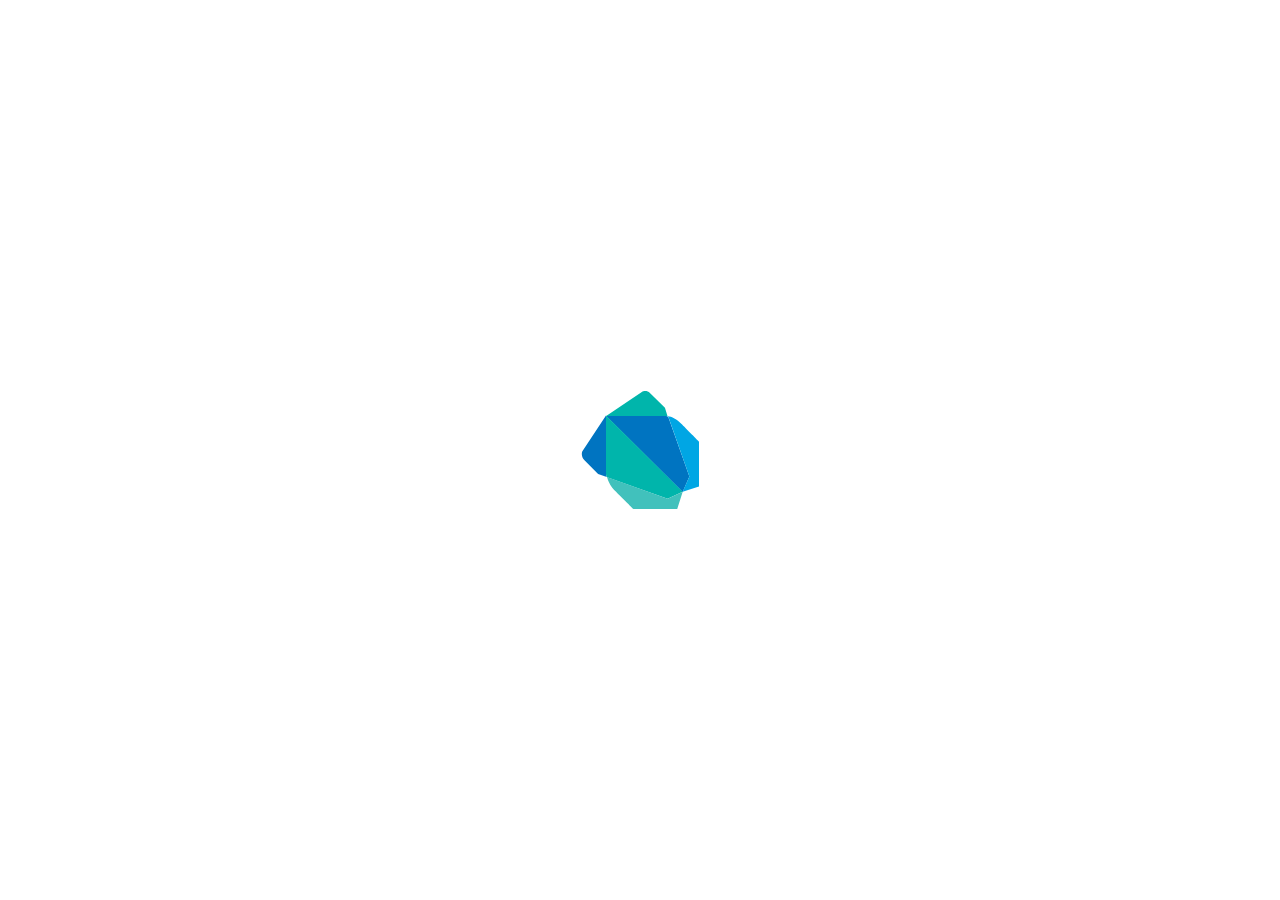
<file: packages/test/src/runner/browser/static/index.html>
<!DOCTYPE html>
<html>
<head>
  <title>test Browser Host</title>
  <link rel="stylesheet" type="text/css" href="host.css" />
</head>
<body>
  <svg id="dart" version="1.1" x="0px" y="0px" width="400px" height="400px" viewBox="0 0 400 400">
    <path id="right-flank" fill="#0083C9" d="M249.379,226.486l-6.676,15.572L166.174,166h58.82c0,0,2.807-0.409,3.645,1.966L249.379,226.486z"/>
    <path id="right-ear"   fill="#00D2B8" d="M201.84,141.906L166.174,166h58.82c0,0,2.168-0.25,2.645,0.566l-2.694-8.848l-15.024-14.68C207.555,140.329,203.578,140.744,201.84,141.906z"/>
    <path id="left-flank"  fill="#00D2B8" d="M242.616,241.856l-15.022,6.799l-60.493-21.429c-1.035-0.395-1.101-3.696-1.101-3.696v-57.932L242.616,241.856z"/>
    <path id="left-paw"    fill="#55DECA" d="M167.003,227.098l60.636,21.558l15.064-6.799L237.224,259h-43.856c0,0-14.077-13.929-18.141-17.993C171.162,236.943,169.162,233.989,167.003,227.098z"/>
    <path id="right-paw"   fill="#00A4E4" d="M227.676,166.365c0.963,1.401,1.361,2.473,1.361,2.473l20.352,57.648l-6.711,15.37L259,236.463v-44.854c0,0-13.678-13.965-17.741-17.882C237.193,169.811,231.466,166.319,227.676,166.365z"/>
    <path id="left-ear"    fill="#0083C9" d="M166.769,227.098c0,0-0.769-1.104-0.769-4.355v-57.144l-23.115,34.877c-1.626,1.774-1.567,6.538,1.595,9.755l13.636,13.892L166.769,227.098z"/>
  </svg>
  <div id="dark"></div>
  <svg id="play" version="1.1" x="0px" y="0px" width="80px" height="80px" viewBox="0 0 25 25">
    <defs><filter id="blur"><feGaussianBlur stdDeviation="0.3" id="feGaussianBlur5097" /></filter></defs>
    <path d="M 3.777014,1.3715789 A 1.1838119,1.1838119 0 0 0 2.693923,2.5488509 V 22.444746 a 1.1838119,1.1838119 0 0 0 1.765908,1.035999 l 17.235259,-9.95972 a 1.1838119,1.1838119 0 0 0 0,-2.071998 L 4.459831,1.5128519 A 1.1838119,1.1838119 0 0 0 3.777014,1.3715789 z" style="opacity:0.5;stroke:#000000;stroke-width:1;filter:url(#blur)" />
    <path style="fill:#ffffff;fill-opacity:1;stroke:#000000;stroke-width:1.32722104" d="M 3.4770491,1.0714664 A 1.1838119,1.1838119 0 0 0 2.3939589,2.2487382 V 22.144633 a 1.1838119,1.1838119 0 0 0 1.7659079,1.035999 l 17.2352602,-9.95972 a 1.1838119,1.1838119 0 0 0 0,-2.071998 L 4.1598668,1.2127389 A 1.1838119,1.1838119 0 0 0 3.4770491,1.0714664 z" />
  </svg>
  <script src="host.dart.js"></script>
</body>
</html>
</file>
<file: styles.css>
.mdc-button{font-family:Roboto, sans-serif;-moz-osx-font-smoothing:grayscale;-webkit-font-smoothing:antialiased;font-size:.875rem;line-height:2.25rem;font-weight:500;letter-spacing:.0892857143em;text-decoration:none;text-transform:uppercase;padding:0 8px 0 8px;display:inline-flex;position:relative;align-items:center;justify-content:center;box-sizing:border-box;min-width:64px;height:36px;border:none;outline:none;line-height:inherit;user-select:none;-webkit-appearance:none;overflow:hidden;vertical-align:middle;border-radius:4px}.mdc-button::-moz-focus-inner{padding:0;border:0}.mdc-button:active{outline:none}.mdc-button:hover{cursor:pointer}.mdc-button:disabled{background-color:transparent;color:rgba(0,0,0,.37);cursor:default;pointer-events:none}.mdc-button.mdc-button--dense{border-radius:4px}.mdc-button:not(:disabled){background-color:transparent}.mdc-button .mdc-button__icon{margin-left:0;margin-right:8px;display:inline-block;width:18px;height:18px;font-size:18px;vertical-align:top}[dir=rtl] .mdc-button .mdc-button__icon,.mdc-button .mdc-button__icon[dir=rtl]{margin-left:8px;margin-right:0}.mdc-button:not(:disabled){color:#5f6368;color:var(--mdc-theme-primary, #5F6368)}.mdc-button__label+.mdc-button__icon{margin-left:8px;margin-right:0}[dir=rtl] .mdc-button__label+.mdc-button__icon,.mdc-button__label+.mdc-button__icon[dir=rtl]{margin-left:0;margin-right:8px}svg.mdc-button__icon{fill:currentColor}.mdc-button--raised .mdc-button__icon,.mdc-button--unelevated .mdc-button__icon,.mdc-button--outlined .mdc-button__icon{margin-left:-4px;margin-right:8px}[dir=rtl] .mdc-button--raised .mdc-button__icon,.mdc-button--raised .mdc-button__icon[dir=rtl],[dir=rtl] .mdc-button--unelevated .mdc-button__icon,.mdc-button--unelevated .mdc-button__icon[dir=rtl],[dir=rtl] .mdc-button--outlined .mdc-button__icon,.mdc-button--outlined .mdc-button__icon[dir=rtl]{margin-left:8px;margin-right:-4px}.mdc-button--raised .mdc-button__label+.mdc-button__icon,.mdc-button--unelevated .mdc-button__label+.mdc-button__icon,.mdc-button--outlined .mdc-button__label+.mdc-button__icon{margin-left:8px;margin-right:-4px}[dir=rtl] .mdc-button--raised .mdc-button__label+.mdc-button__icon,.mdc-button--raised .mdc-button__label+.mdc-button__icon[dir=rtl],[dir=rtl] .mdc-button--unelevated .mdc-button__label+.mdc-button__icon,.mdc-button--unelevated .mdc-button__label+.mdc-button__icon[dir=rtl],[dir=rtl] .mdc-button--outlined .mdc-button__label+.mdc-button__icon,.mdc-button--outlined .mdc-button__label+.mdc-button__icon[dir=rtl]{margin-left:-4px;margin-right:8px}.mdc-button--raised,.mdc-button--unelevated{padding:0 16px 0 16px}.mdc-button--raised:disabled,.mdc-button--unelevated:disabled{background-color:rgba(0,0,0,.12);color:rgba(0,0,0,.37)}.mdc-button--raised:not(:disabled),.mdc-button--unelevated:not(:disabled){background-color:#5f6368}@supports not (-ms-ime-align: auto){.mdc-button--raised:not(:disabled),.mdc-button--unelevated:not(:disabled){background-color:var(--mdc-theme-primary, #5F6368)}}.mdc-button--raised:not(:disabled),.mdc-button--unelevated:not(:disabled){color:#fff;color:var(--mdc-theme-on-primary, #fff)}.mdc-button--raised{box-shadow:0px 3px 1px -2px rgba(0, 0, 0, 0.2),0px 2px 2px 0px rgba(0, 0, 0, 0.14),0px 1px 5px 0px rgba(0,0,0,.12);transition:box-shadow 280ms cubic-bezier(0.4, 0, 0.2, 1)}.mdc-button--raised:hover,.mdc-button--raised:focus{box-shadow:0px 2px 4px -1px rgba(0, 0, 0, 0.2),0px 4px 5px 0px rgba(0, 0, 0, 0.14),0px 1px 10px 0px rgba(0,0,0,.12)}.mdc-button--raised:active{box-shadow:0px 5px 5px -3px rgba(0, 0, 0, 0.2),0px 8px 10px 1px rgba(0, 0, 0, 0.14),0px 3px 14px 2px rgba(0,0,0,.12)}.mdc-button--raised:disabled{box-shadow:0px 0px 0px 0px rgba(0, 0, 0, 0.2),0px 0px 0px 0px rgba(0, 0, 0, 0.14),0px 0px 0px 0px rgba(0,0,0,.12)}.mdc-button--outlined{border-style:solid;padding:0 15px 0 15px;border-width:1px}.mdc-button--outlined:disabled{border-color:rgba(0,0,0,.37)}.mdc-button--outlined:not(:disabled){border-color:#5f6368;border-color:var(--mdc-theme-primary, #5F6368)}.mdc-button--dense{height:32px;font-size:.8125rem}@keyframes mdc-ripple-fg-radius-in{from{animation-timing-function:cubic-bezier(0.4, 0, 0.2, 1);transform:translate(var(--mdc-ripple-fg-translate-start, 0)) scale(1)}to{transform:translate(var(--mdc-ripple-fg-translate-end, 0)) scale(var(--mdc-ripple-fg-scale, 1))}}@keyframes mdc-ripple-fg-opacity-in{from{animation-timing-function:linear;opacity:0}to{opacity:var(--mdc-ripple-fg-opacity, 0)}}@keyframes mdc-ripple-fg-opacity-out{from{animation-timing-function:linear;opacity:var(--mdc-ripple-fg-opacity, 0)}to{opacity:0}}.mdc-ripple-surface--test-edge-var-bug{--mdc-ripple-surface-test-edge-var: 1px solid #000;visibility:hidden}.mdc-ripple-surface--test-edge-var-bug::before{border:var(--mdc-ripple-surface-test-edge-var)}.mdc-button{--mdc-ripple-fg-size: 0;--mdc-ripple-left: 0;--mdc-ripple-top: 0;--mdc-ripple-fg-scale: 1;--mdc-ripple-fg-translate-end: 0;--mdc-ripple-fg-translate-start: 0;-webkit-tap-highlight-color:rgba(0,0,0,0)}.mdc-button::before,.mdc-button::after{position:absolute;border-radius:50%;opacity:0;pointer-events:none;content:""}.mdc-button::before{transition:opacity 15ms linear,background-color 15ms linear;z-index:1}.mdc-button.mdc-ripple-upgraded::before{transform:scale(var(--mdc-ripple-fg-scale, 1))}.mdc-button.mdc-ripple-upgraded::after{top:0;left:0;transform:scale(0);transform-origin:center center}.mdc-button.mdc-ripple-upgraded--unbounded::after{top:var(--mdc-ripple-top, 0);left:var(--mdc-ripple-left, 0)}.mdc-button.mdc-ripple-upgraded--foreground-activation::after{animation:mdc-ripple-fg-radius-in 225ms forwards,mdc-ripple-fg-opacity-in 75ms forwards}.mdc-button.mdc-ripple-upgraded--foreground-deactivation::after{animation:mdc-ripple-fg-opacity-out 150ms;transform:translate(var(--mdc-ripple-fg-translate-end, 0)) scale(var(--mdc-ripple-fg-scale, 1))}.mdc-button::before,.mdc-button::after{top:calc(50% - 100%);left:calc(50% - 100%);width:200%;height:200%}.mdc-button.mdc-ripple-upgraded::after{width:var(--mdc-ripple-fg-size, 100%);height:var(--mdc-ripple-fg-size, 100%)}.mdc-button::before,.mdc-button::after{background-color:#5f6368}@supports not (-ms-ime-align: auto){.mdc-button::before,.mdc-button::after{background-color:var(--mdc-theme-primary, #5F6368)}}.mdc-button:hover::before{opacity:.04}.mdc-button:not(.mdc-ripple-upgraded):focus::before,.mdc-button.mdc-ripple-upgraded--background-focused::before{transition-duration:75ms;opacity:.12}.mdc-button:not(.mdc-ripple-upgraded)::after{transition:opacity 150ms linear}.mdc-button:not(.mdc-ripple-upgraded):active::after{transition-duration:75ms;opacity:.12}.mdc-button.mdc-ripple-upgraded{--mdc-ripple-fg-opacity: 0.12}.mdc-button--raised::before,.mdc-button--raised::after,.mdc-button--unelevated::before,.mdc-button--unelevated::after{background-color:#fff}@supports not (-ms-ime-align: auto){.mdc-button--raised::before,.mdc-button--raised::after,.mdc-button--unelevated::before,.mdc-button--unelevated::after{background-color:var(--mdc-theme-on-primary, #fff)}}.mdc-button--raised:hover::before,.mdc-button--unelevated:hover::before{opacity:.08}.mdc-button--raised:not(.mdc-ripple-upgraded):focus::before,.mdc-button--raised.mdc-ripple-upgraded--background-focused::before,.mdc-button--unelevated:not(.mdc-ripple-upgraded):focus::before,.mdc-button--unelevated.mdc-ripple-upgraded--background-focused::before{transition-duration:75ms;opacity:.24}.mdc-button--raised:not(.mdc-ripple-upgraded)::after,.mdc-button--unelevated:not(.mdc-ripple-upgraded)::after{transition:opacity 150ms linear}.mdc-button--raised:not(.mdc-ripple-upgraded):active::after,.mdc-button--unelevated:not(.mdc-ripple-upgraded):active::after{transition-duration:75ms;opacity:.24}.mdc-button--raised.mdc-ripple-upgraded,.mdc-button--unelevated.mdc-ripple-upgraded{--mdc-ripple-fg-opacity: 0.24}.mdc-card{border-radius:4px;background-color:#fff;background-color:var(--mdc-theme-surface, #fff);box-shadow:0px 2px 1px -1px rgba(0, 0, 0, 0.2),0px 1px 1px 0px rgba(0, 0, 0, 0.14),0px 1px 3px 0px rgba(0,0,0,.12);display:flex;flex-direction:column;box-sizing:border-box}.mdc-card--outlined{box-shadow:0px 0px 0px 0px rgba(0, 0, 0, 0.2),0px 0px 0px 0px rgba(0, 0, 0, 0.14),0px 0px 0px 0px rgba(0,0,0,.12);border-width:1px;border-style:solid;border-color:#e0e0e0}.mdc-card__media{position:relative;box-sizing:border-box;background-repeat:no-repeat;background-position:center;background-size:cover}.mdc-card__media::before{display:block;content:""}.mdc-card__media:first-child{border-top-left-radius:inherit;border-top-right-radius:inherit}.mdc-card__media:last-child{border-bottom-left-radius:inherit;border-bottom-right-radius:inherit}.mdc-card__media--square::before{margin-top:100%}.mdc-card__media--16-9::before{margin-top:56.25%}.mdc-card__media-content{position:absolute;top:0;right:0;bottom:0;left:0;box-sizing:border-box}.mdc-card__primary-action{display:flex;flex-direction:column;box-sizing:border-box;position:relative;outline:none;color:inherit;text-decoration:none;cursor:pointer;overflow:hidden}.mdc-card__primary-action:first-child{border-top-left-radius:inherit;border-top-right-radius:inherit}.mdc-card__primary-action:last-child{border-bottom-left-radius:inherit;border-bottom-right-radius:inherit}.mdc-card__actions{display:flex;flex-direction:row;align-items:center;box-sizing:border-box;min-height:52px;padding:8px}.mdc-card__actions--full-bleed{padding:0}.mdc-card__action-buttons,.mdc-card__action-icons{display:flex;flex-direction:row;align-items:center;box-sizing:border-box}.mdc-card__action-icons{color:rgba(0,0,0,.6);flex-grow:1;justify-content:flex-end}.mdc-card__action-buttons+.mdc-card__action-icons{margin-left:16px;margin-right:0}[dir=rtl] .mdc-card__action-buttons+.mdc-card__action-icons,.mdc-card__action-buttons+.mdc-card__action-icons[dir=rtl]{margin-left:0;margin-right:16px}.mdc-card__action{display:inline-flex;flex-direction:row;align-items:center;box-sizing:border-box;justify-content:center;cursor:pointer;user-select:none}.mdc-card__action:focus{outline:none}.mdc-card__action--button{margin-left:0;margin-right:8px;padding:0 8px}[dir=rtl] .mdc-card__action--button,.mdc-card__action--button[dir=rtl]{margin-left:8px;margin-right:0}.mdc-card__action--button:last-child{margin-left:0;margin-right:0}[dir=rtl] .mdc-card__action--button:last-child,.mdc-card__action--button:last-child[dir=rtl]{margin-left:0;margin-right:0}.mdc-card__actions--full-bleed .mdc-card__action--button{justify-content:space-between;width:100%;height:auto;max-height:none;margin:0;padding:8px 16px;text-align:left}[dir=rtl] .mdc-card__actions--full-bleed .mdc-card__action--button,.mdc-card__actions--full-bleed .mdc-card__action--button[dir=rtl]{text-align:right}.mdc-card__action--icon{margin:-6px 0;padding:12px}.mdc-card__action--icon:not(:disabled){color:rgba(0,0,0,.6)}.mdc-card__primary-action{--mdc-ripple-fg-size: 0;--mdc-ripple-left: 0;--mdc-ripple-top: 0;--mdc-ripple-fg-scale: 1;--mdc-ripple-fg-translate-end: 0;--mdc-ripple-fg-translate-start: 0;-webkit-tap-highlight-color:rgba(0,0,0,0)}.mdc-card__primary-action::before,.mdc-card__primary-action::after{position:absolute;border-radius:50%;opacity:0;pointer-events:none;content:""}.mdc-card__primary-action::before{transition:opacity 15ms linear,background-color 15ms linear;z-index:1}.mdc-card__primary-action.mdc-ripple-upgraded::before{transform:scale(var(--mdc-ripple-fg-scale, 1))}.mdc-card__primary-action.mdc-ripple-upgraded::after{top:0;left:0;transform:scale(0);transform-origin:center center}.mdc-card__primary-action.mdc-ripple-upgraded--unbounded::after{top:var(--mdc-ripple-top, 0);left:var(--mdc-ripple-left, 0)}.mdc-card__primary-action.mdc-ripple-upgraded--foreground-activation::after{animation:mdc-ripple-fg-radius-in 225ms forwards,mdc-ripple-fg-opacity-in 75ms forwards}.mdc-card__primary-action.mdc-ripple-upgraded--foreground-deactivation::after{animation:mdc-ripple-fg-opacity-out 150ms;transform:translate(var(--mdc-ripple-fg-translate-end, 0)) scale(var(--mdc-ripple-fg-scale, 1))}.mdc-card__primary-action::before,.mdc-card__primary-action::after{top:calc(50% - 100%);left:calc(50% - 100%);width:200%;height:200%}.mdc-card__primary-action.mdc-ripple-upgraded::after{width:var(--mdc-ripple-fg-size, 100%);height:var(--mdc-ripple-fg-size, 100%)}.mdc-card__primary-action::before,.mdc-card__primary-action::after{background-color:#000}.mdc-card__primary-action:hover::before{opacity:.04}.mdc-card__primary-action:not(.mdc-ripple-upgraded):focus::before,.mdc-card__primary-action.mdc-ripple-upgraded--background-focused::before{transition-duration:75ms;opacity:.12}.mdc-card__primary-action:not(.mdc-ripple-upgraded)::after{transition:opacity 150ms linear}.mdc-card__primary-action:not(.mdc-ripple-upgraded):active::after{transition-duration:75ms;opacity:.12}.mdc-card__primary-action.mdc-ripple-upgraded{--mdc-ripple-fg-opacity: 0.12}@keyframes mdc-checkbox-unchecked-checked-checkmark-path{0%,50%{stroke-dashoffset:29.7833385}50%{animation-timing-function:cubic-bezier(0, 0, 0.2, 1)}100%{stroke-dashoffset:0}}@keyframes mdc-checkbox-unchecked-indeterminate-mixedmark{0%,68.2%{transform:scaleX(0)}68.2%{animation-timing-function:cubic-bezier(0, 0, 0, 1)}100%{transform:scaleX(1)}}@keyframes mdc-checkbox-checked-unchecked-checkmark-path{from{animation-timing-function:cubic-bezier(0.4, 0, 1, 1);opacity:1;stroke-dashoffset:0}to{opacity:0;stroke-dashoffset:-29.7833385}}@keyframes mdc-checkbox-checked-indeterminate-checkmark{from{animation-timing-function:cubic-bezier(0, 0, 0.2, 1);transform:rotate(0deg);opacity:1}to{transform:rotate(45deg);opacity:0}}@keyframes mdc-checkbox-indeterminate-checked-checkmark{from{animation-timing-function:cubic-bezier(0.14, 0, 0, 1);transform:rotate(45deg);opacity:0}to{transform:rotate(360deg);opacity:1}}@keyframes mdc-checkbox-checked-indeterminate-mixedmark{from{animation-timing-function:mdc-animation-deceleration-curve-timing-function;transform:rotate(-45deg);opacity:0}to{transform:rotate(0deg);opacity:1}}@keyframes mdc-checkbox-indeterminate-checked-mixedmark{from{animation-timing-function:cubic-bezier(0.14, 0, 0, 1);transform:rotate(0deg);opacity:1}to{transform:rotate(315deg);opacity:0}}@keyframes mdc-checkbox-indeterminate-unchecked-mixedmark{0%{animation-timing-function:linear;transform:scaleX(1);opacity:1}32.8%,100%{transform:scaleX(0);opacity:0}}.mdc-checkbox{display:inline-block;position:relative;flex:0 0 18px;box-sizing:content-box;width:18px;height:18px;line-height:0;white-space:nowrap;cursor:pointer;vertical-align:bottom}.mdc-checkbox .mdc-checkbox__native-control:checked~.mdc-checkbox__background::before,.mdc-checkbox .mdc-checkbox__native-control:indeterminate~.mdc-checkbox__background::before{background-color:#02569b}@supports not (-ms-ime-align: auto){.mdc-checkbox .mdc-checkbox__native-control:checked~.mdc-checkbox__background::before,.mdc-checkbox .mdc-checkbox__native-control:indeterminate~.mdc-checkbox__background::before{background-color:var(--mdc-theme-secondary, #02569B)}}.mdc-checkbox.mdc-checkbox--selected::before,.mdc-checkbox.mdc-checkbox--selected::after{background-color:#02569b}@supports not (-ms-ime-align: auto){.mdc-checkbox.mdc-checkbox--selected::before,.mdc-checkbox.mdc-checkbox--selected::after{background-color:var(--mdc-theme-secondary, #02569B)}}.mdc-checkbox.mdc-checkbox--selected:hover::before{opacity:.04}.mdc-checkbox.mdc-checkbox--selected:not(.mdc-ripple-upgraded):focus::before,.mdc-checkbox.mdc-checkbox--selected.mdc-ripple-upgraded--background-focused::before{transition-duration:75ms;opacity:.12}.mdc-checkbox.mdc-checkbox--selected:not(.mdc-ripple-upgraded)::after{transition:opacity 150ms linear}.mdc-checkbox.mdc-checkbox--selected:not(.mdc-ripple-upgraded):active::after{transition-duration:75ms;opacity:.12}.mdc-checkbox.mdc-checkbox--selected.mdc-ripple-upgraded{--mdc-ripple-fg-opacity: 0.12}.mdc-checkbox.mdc-ripple-upgraded--background-focused.mdc-checkbox--selected::before,.mdc-checkbox.mdc-ripple-upgraded--background-focused.mdc-checkbox--selected::after{background-color:#02569b}@supports not (-ms-ime-align: auto){.mdc-checkbox.mdc-ripple-upgraded--background-focused.mdc-checkbox--selected::before,.mdc-checkbox.mdc-ripple-upgraded--background-focused.mdc-checkbox--selected::after{background-color:var(--mdc-theme-secondary, #02569B)}}.mdc-checkbox__native-control:enabled:not(:checked):not(:indeterminate)~.mdc-checkbox__background{border-color:rgba(0,0,0,.54);background-color:transparent}.mdc-checkbox__native-control:enabled:checked~.mdc-checkbox__background,.mdc-checkbox__native-control:enabled:indeterminate~.mdc-checkbox__background{border-color:#02569b;border-color:var(--mdc-theme-secondary, #02569B);background-color:#02569b;background-color:var(--mdc-theme-secondary, #02569B)}@keyframes mdc-checkbox-fade-in-background-uiabfvm{0%{border-color:rgba(0,0,0,.54);background-color:transparent}50%{border-color:#02569b;border-color:var(--mdc-theme-secondary, #02569B);background-color:#02569b;background-color:var(--mdc-theme-secondary, #02569B)}}@keyframes mdc-checkbox-fade-out-background-uiabfvm{0%,80%{border-color:#02569b;border-color:var(--mdc-theme-secondary, #02569B);background-color:#02569b;background-color:var(--mdc-theme-secondary, #02569B)}100%{border-color:rgba(0,0,0,.54);background-color:transparent}}.mdc-checkbox--anim-unchecked-checked .mdc-checkbox__native-control:enabled~.mdc-checkbox__background,.mdc-checkbox--anim-unchecked-indeterminate .mdc-checkbox__native-control:enabled~.mdc-checkbox__background{animation-name:mdc-checkbox-fade-in-background-uiabfvm}.mdc-checkbox--anim-checked-unchecked .mdc-checkbox__native-control:enabled~.mdc-checkbox__background,.mdc-checkbox--anim-indeterminate-unchecked .mdc-checkbox__native-control:enabled~.mdc-checkbox__background{animation-name:mdc-checkbox-fade-out-background-uiabfvm}.mdc-checkbox__checkmark{color:#fff}.mdc-checkbox__mixedmark{border-color:#fff}.mdc-checkbox__native-control[disabled]:not(:checked):not(:indeterminate)~.mdc-checkbox__background{border-color:rgba(0,0,0,.26)}.mdc-checkbox__native-control[disabled]:checked~.mdc-checkbox__background,.mdc-checkbox__native-control[disabled]:indeterminate~.mdc-checkbox__background{border-color:transparent;background-color:rgba(0,0,0,.26)}@media screen and (-ms-high-contrast: active){.mdc-checkbox__mixedmark{margin:0 1px}}.mdc-checkbox--disabled{cursor:default;pointer-events:none}.mdc-checkbox__background{display:inline-flex;position:absolute;align-items:center;justify-content:center;box-sizing:border-box;width:18px;height:18px;border:2px solid currentColor;border-radius:2px;background-color:transparent;pointer-events:none;will-change:background-color,border-color;transition:background-color 90ms 0ms cubic-bezier(0.4, 0, 0.6, 1),border-color 90ms 0ms cubic-bezier(0.4, 0, 0.6, 1)}.mdc-checkbox__background .mdc-checkbox__background::before{background-color:#000}@supports not (-ms-ime-align: auto){.mdc-checkbox__background .mdc-checkbox__background::before{background-color:var(--mdc-theme-on-surface, #000)}}.mdc-checkbox__checkmark{position:absolute;top:0;right:0;bottom:0;left:0;width:100%;opacity:0;transition:opacity 180ms 0ms cubic-bezier(0.4, 0, 0.6, 1)}.mdc-checkbox--upgraded .mdc-checkbox__checkmark{opacity:1}.mdc-checkbox__checkmark-path{transition:stroke-dashoffset 180ms 0ms cubic-bezier(0.4, 0, 0.6, 1);stroke:currentColor;stroke-width:3.12px;stroke-dashoffset:29.7833385;stroke-dasharray:29.7833385}.mdc-checkbox__mixedmark{width:100%;height:0;transform:scaleX(0) rotate(0deg);border-width:1px;border-style:solid;opacity:0;transition:opacity 90ms 0ms cubic-bezier(0.4, 0, 0.6, 1),transform 90ms 0ms cubic-bezier(0.4, 0, 0.6, 1)}.mdc-checkbox--upgraded .mdc-checkbox__background,.mdc-checkbox--upgraded .mdc-checkbox__checkmark,.mdc-checkbox--upgraded .mdc-checkbox__checkmark-path,.mdc-checkbox--upgraded .mdc-checkbox__mixedmark{transition:none !important}.mdc-checkbox--anim-unchecked-checked .mdc-checkbox__background,.mdc-checkbox--anim-unchecked-indeterminate .mdc-checkbox__background,.mdc-checkbox--anim-checked-unchecked .mdc-checkbox__background,.mdc-checkbox--anim-indeterminate-unchecked .mdc-checkbox__background{animation-duration:180ms;animation-timing-function:linear}.mdc-checkbox--anim-unchecked-checked .mdc-checkbox__checkmark-path{animation:mdc-checkbox-unchecked-checked-checkmark-path 180ms linear 0s;transition:none}.mdc-checkbox--anim-unchecked-indeterminate .mdc-checkbox__mixedmark{animation:mdc-checkbox-unchecked-indeterminate-mixedmark 90ms linear 0s;transition:none}.mdc-checkbox--anim-checked-unchecked .mdc-checkbox__checkmark-path{animation:mdc-checkbox-checked-unchecked-checkmark-path 90ms linear 0s;transition:none}.mdc-checkbox--anim-checked-indeterminate .mdc-checkbox__checkmark{animation:mdc-checkbox-checked-indeterminate-checkmark 90ms linear 0s;transition:none}.mdc-checkbox--anim-checked-indeterminate .mdc-checkbox__mixedmark{animation:mdc-checkbox-checked-indeterminate-mixedmark 90ms linear 0s;transition:none}.mdc-checkbox--anim-indeterminate-checked .mdc-checkbox__checkmark{animation:mdc-checkbox-indeterminate-checked-checkmark 500ms linear 0s;transition:none}.mdc-checkbox--anim-indeterminate-checked .mdc-checkbox__mixedmark{animation:mdc-checkbox-indeterminate-checked-mixedmark 500ms linear 0s;transition:none}.mdc-checkbox--anim-indeterminate-unchecked .mdc-checkbox__mixedmark{animation:mdc-checkbox-indeterminate-unchecked-mixedmark 300ms linear 0s;transition:none}.mdc-checkbox__native-control:checked~.mdc-checkbox__background,.mdc-checkbox__native-control:indeterminate~.mdc-checkbox__background{transition:border-color 90ms 0ms cubic-bezier(0, 0, 0.2, 1),background-color 90ms 0ms cubic-bezier(0, 0, 0.2, 1)}.mdc-checkbox__native-control:checked~.mdc-checkbox__background .mdc-checkbox__checkmark-path,.mdc-checkbox__native-control:indeterminate~.mdc-checkbox__background .mdc-checkbox__checkmark-path{stroke-dashoffset:0}.mdc-checkbox__background::before{position:absolute;transform:scale(0, 0);border-radius:50%;opacity:0;pointer-events:none;content:"";will-change:opacity,transform;transition:opacity 90ms 0ms cubic-bezier(0.4, 0, 0.6, 1),transform 90ms 0ms cubic-bezier(0.4, 0, 0.6, 1)}.mdc-checkbox__native-control:focus~.mdc-checkbox__background::before{transform:scale(1);opacity:.12;transition:opacity 80ms 0ms cubic-bezier(0, 0, 0.2, 1),transform 80ms 0ms cubic-bezier(0, 0, 0.2, 1)}.mdc-checkbox__native-control{position:absolute;top:0;left:0;width:100%;height:100%;margin:0;padding:0;opacity:0;cursor:inherit}.mdc-checkbox__native-control:disabled{cursor:default;pointer-events:none}.mdc-checkbox__native-control:checked~.mdc-checkbox__background .mdc-checkbox__checkmark{transition:opacity 180ms 0ms cubic-bezier(0, 0, 0.2, 1),transform 180ms 0ms cubic-bezier(0, 0, 0.2, 1);opacity:1}.mdc-checkbox__native-control:checked~.mdc-checkbox__background .mdc-checkbox__mixedmark{transform:scaleX(1) rotate(-45deg)}.mdc-checkbox__native-control:indeterminate~.mdc-checkbox__background .mdc-checkbox__checkmark{transform:rotate(45deg);opacity:0;transition:opacity 90ms 0ms cubic-bezier(0.4, 0, 0.6, 1),transform 90ms 0ms cubic-bezier(0.4, 0, 0.6, 1)}.mdc-checkbox__native-control:indeterminate~.mdc-checkbox__background .mdc-checkbox__mixedmark{transform:scaleX(1) rotate(0deg);opacity:1}.mdc-checkbox{--mdc-ripple-fg-size: 0;--mdc-ripple-left: 0;--mdc-ripple-top: 0;--mdc-ripple-fg-scale: 1;--mdc-ripple-fg-translate-end: 0;--mdc-ripple-fg-translate-start: 0;-webkit-tap-highlight-color:rgba(0,0,0,0);padding:11px}.mdc-checkbox::before,.mdc-checkbox::after{position:absolute;border-radius:50%;opacity:0;pointer-events:none;content:""}.mdc-checkbox::before{transition:opacity 15ms linear,background-color 15ms linear;z-index:1}.mdc-checkbox.mdc-ripple-upgraded::before{transform:scale(var(--mdc-ripple-fg-scale, 1))}.mdc-checkbox.mdc-ripple-upgraded::after{top:0;left:0;transform:scale(0);transform-origin:center center}.mdc-checkbox.mdc-ripple-upgraded--unbounded::after{top:var(--mdc-ripple-top, 0);left:var(--mdc-ripple-left, 0)}.mdc-checkbox.mdc-ripple-upgraded--foreground-activation::after{animation:mdc-ripple-fg-radius-in 225ms forwards,mdc-ripple-fg-opacity-in 75ms forwards}.mdc-checkbox.mdc-ripple-upgraded--foreground-deactivation::after{animation:mdc-ripple-fg-opacity-out 150ms;transform:translate(var(--mdc-ripple-fg-translate-end, 0)) scale(var(--mdc-ripple-fg-scale, 1))}.mdc-checkbox::before,.mdc-checkbox::after{background-color:#000}@supports not (-ms-ime-align: auto){.mdc-checkbox::before,.mdc-checkbox::after{background-color:var(--mdc-theme-on-surface, #000)}}.mdc-checkbox:hover::before{opacity:.04}.mdc-checkbox:not(.mdc-ripple-upgraded):focus::before,.mdc-checkbox.mdc-ripple-upgraded--background-focused::before{transition-duration:75ms;opacity:.12}.mdc-checkbox:not(.mdc-ripple-upgraded)::after{transition:opacity 150ms linear}.mdc-checkbox:not(.mdc-ripple-upgraded):active::after{transition-duration:75ms;opacity:.12}.mdc-checkbox.mdc-ripple-upgraded{--mdc-ripple-fg-opacity: 0.12}.mdc-checkbox::before,.mdc-checkbox::after{top:calc(50% - 50%);left:calc(50% - 50%);width:100%;height:100%}.mdc-checkbox.mdc-ripple-upgraded::before,.mdc-checkbox.mdc-ripple-upgraded::after{top:var(--mdc-ripple-top, calc(50% - 50%));left:var(--mdc-ripple-left, calc(50% - 50%));width:var(--mdc-ripple-fg-size, 100%);height:var(--mdc-ripple-fg-size, 100%)}.mdc-checkbox.mdc-ripple-upgraded::after{width:var(--mdc-ripple-fg-size, 100%);height:var(--mdc-ripple-fg-size, 100%)}.mdc-checkbox .mdc-checkbox__background{left:11px;right:initial;top:11px}.mdc-checkbox[dir=rtl] .mdc-checkbox .mdc-checkbox__background,[dir=rtl] .mdc-checkbox .mdc-checkbox .mdc-checkbox__background{left:initial;right:11px}.mdc-checkbox .mdc-checkbox__background::before{top:-13px;left:-13px;width:40px;height:40px}.mdc-ripple-upgraded--background-focused .mdc-checkbox__background::before{content:none}.mdc-chip__icon--leading{color:rgba(0,0,0,.54)}.mdc-chip__icon--trailing{color:rgba(0,0,0,.54)}.mdc-chip__icon--trailing:hover{color:rgba(0,0,0,.62)}.mdc-chip__icon--trailing:focus{color:rgba(0,0,0,.87)}.mdc-chip__icon.mdc-chip__icon--leading:not(.mdc-chip__icon--leading-hidden){width:20px;height:20px;font-size:20px}.mdc-chip__icon.mdc-chip__icon--trailing{width:18px;height:18px;font-size:18px}.mdc-chip__icon--trailing{margin-right:-4px;margin-left:4px}.mdc-chip{border-radius:16px;background-color:#e0e0e0;color:rgba(0,0,0,.87);font-family:Roboto, sans-serif;-moz-osx-font-smoothing:grayscale;-webkit-font-smoothing:antialiased;font-size:.875rem;line-height:1.25rem;font-weight:400;letter-spacing:.0178571429em;text-decoration:inherit;text-transform:inherit;height:32px;display:inline-flex;position:relative;align-items:center;box-sizing:border-box;padding:0 12px;border-width:0;outline:none;cursor:pointer;-webkit-appearance:none;overflow:hidden}.mdc-chip:hover{color:rgba(0,0,0,.87)}.mdc-chip.mdc-chip--selected .mdc-chip__checkmark,.mdc-chip .mdc-chip__icon--leading:not(.mdc-chip__icon--leading-hidden){margin-left:-4px;margin-right:4px}[dir=rtl] .mdc-chip.mdc-chip--selected .mdc-chip__checkmark,.mdc-chip.mdc-chip--selected .mdc-chip__checkmark[dir=rtl],[dir=rtl] .mdc-chip .mdc-chip__icon--leading:not(.mdc-chip__icon--leading-hidden),.mdc-chip .mdc-chip__icon--leading:not(.mdc-chip__icon--leading-hidden)[dir=rtl]{margin-left:4px;margin-right:-4px}.mdc-chip::-moz-focus-inner{padding:0;border:0}.mdc-chip:hover{color:#000;color:var(--mdc-theme-on-surface, #000)}.mdc-chip--exit{transition:opacity 75ms cubic-bezier(0.4, 0, 0.2, 1),width 150ms cubic-bezier(0, 0, 0.2, 1),padding 100ms linear,margin 100ms linear;opacity:0}.mdc-chip__text{white-space:nowrap}.mdc-chip__icon{border-radius:50%;outline:none;vertical-align:middle}.mdc-chip__checkmark{height:20px}.mdc-chip__checkmark-path{transition:stroke-dashoffset 150ms 50ms cubic-bezier(0.4, 0, 0.6, 1);stroke-width:2px;stroke-dashoffset:29.7833385;stroke-dasharray:29.7833385}.mdc-chip--selected .mdc-chip__checkmark-path{stroke-dashoffset:0}.mdc-chip-set--choice .mdc-chip.mdc-chip--selected{color:#5f6368;color:var(--mdc-theme-primary, #5F6368)}.mdc-chip-set--choice .mdc-chip.mdc-chip--selected .mdc-chip__icon--leading{color:rgba(95,99,104,.54)}.mdc-chip-set--choice .mdc-chip.mdc-chip--selected:hover{color:#5f6368;color:var(--mdc-theme-primary, #5F6368)}.mdc-chip-set--choice .mdc-chip .mdc-chip__checkmark-path{stroke:#5f6368;stroke:var(--mdc-theme-primary, #5F6368)}.mdc-chip-set--choice .mdc-chip--selected{background-color:#fff;background-color:var(--mdc-theme-surface, #fff)}.mdc-chip__checkmark-svg{width:0;height:20px;transition:width 150ms cubic-bezier(0.4, 0, 0.2, 1)}.mdc-chip--selected .mdc-chip__checkmark-svg{width:20px}.mdc-chip-set--filter .mdc-chip__icon--leading{transition:opacity 75ms linear;transition-delay:-50ms;opacity:1}.mdc-chip-set--filter .mdc-chip__icon--leading+.mdc-chip__checkmark{transition:opacity 75ms linear;transition-delay:80ms;opacity:0}.mdc-chip-set--filter .mdc-chip__icon--leading+.mdc-chip__checkmark .mdc-chip__checkmark-svg{transition:width 0ms}.mdc-chip-set--filter .mdc-chip--selected .mdc-chip__icon--leading{opacity:0}.mdc-chip-set--filter .mdc-chip--selected .mdc-chip__icon--leading+.mdc-chip__checkmark{width:0;opacity:1}.mdc-chip-set--filter .mdc-chip__icon--leading-hidden.mdc-chip__icon--leading{width:0;opacity:0}.mdc-chip-set--filter .mdc-chip__icon--leading-hidden.mdc-chip__icon--leading+.mdc-chip__checkmark{width:20px}.mdc-chip{--mdc-ripple-fg-size: 0;--mdc-ripple-left: 0;--mdc-ripple-top: 0;--mdc-ripple-fg-scale: 1;--mdc-ripple-fg-translate-end: 0;--mdc-ripple-fg-translate-start: 0;-webkit-tap-highlight-color:rgba(0,0,0,0)}.mdc-chip::before,.mdc-chip::after{position:absolute;border-radius:50%;opacity:0;pointer-events:none;content:""}.mdc-chip::before{transition:opacity 15ms linear,background-color 15ms linear;z-index:1}.mdc-chip.mdc-ripple-upgraded::before{transform:scale(var(--mdc-ripple-fg-scale, 1))}.mdc-chip.mdc-ripple-upgraded::after{top:0;left:0;transform:scale(0);transform-origin:center center}.mdc-chip.mdc-ripple-upgraded--unbounded::after{top:var(--mdc-ripple-top, 0);left:var(--mdc-ripple-left, 0)}.mdc-chip.mdc-ripple-upgraded--foreground-activation::after{animation:mdc-ripple-fg-radius-in 225ms forwards,mdc-ripple-fg-opacity-in 75ms forwards}.mdc-chip.mdc-ripple-upgraded--foreground-deactivation::after{animation:mdc-ripple-fg-opacity-out 150ms;transform:translate(var(--mdc-ripple-fg-translate-end, 0)) scale(var(--mdc-ripple-fg-scale, 1))}.mdc-chip::before,.mdc-chip::after{top:calc(50% - 100%);left:calc(50% - 100%);width:200%;height:200%}.mdc-chip.mdc-ripple-upgraded::after{width:var(--mdc-ripple-fg-size, 100%);height:var(--mdc-ripple-fg-size, 100%)}.mdc-chip::before,.mdc-chip::after{background-color:rgba(0,0,0,.87)}.mdc-chip:hover::before{opacity:.04}.mdc-chip:not(.mdc-ripple-upgraded):focus::before,.mdc-chip.mdc-ripple-upgraded--background-focused::before{transition-duration:75ms;opacity:.12}.mdc-chip:not(.mdc-ripple-upgraded)::after{transition:opacity 150ms linear}.mdc-chip:not(.mdc-ripple-upgraded):active::after{transition-duration:75ms;opacity:.12}.mdc-chip.mdc-ripple-upgraded{--mdc-ripple-fg-opacity: 0.12}.mdc-chip-set--choice .mdc-chip.mdc-chip--selected::before{opacity:.08}.mdc-chip-set--choice .mdc-chip.mdc-chip--selected::before,.mdc-chip-set--choice .mdc-chip.mdc-chip--selected::after{background-color:#5f6368}@supports not (-ms-ime-align: auto){.mdc-chip-set--choice .mdc-chip.mdc-chip--selected::before,.mdc-chip-set--choice .mdc-chip.mdc-chip--selected::after{background-color:var(--mdc-theme-primary, #5F6368)}}.mdc-chip-set--choice .mdc-chip.mdc-chip--selected:hover::before{opacity:.12}.mdc-chip-set--choice .mdc-chip.mdc-chip--selected:not(.mdc-ripple-upgraded):focus::before,.mdc-chip-set--choice .mdc-chip.mdc-chip--selected.mdc-ripple-upgraded--background-focused::before{transition-duration:75ms;opacity:.2}.mdc-chip-set--choice .mdc-chip.mdc-chip--selected:not(.mdc-ripple-upgraded)::after{transition:opacity 150ms linear}.mdc-chip-set--choice .mdc-chip.mdc-chip--selected:not(.mdc-ripple-upgraded):active::after{transition-duration:75ms;opacity:.2}.mdc-chip-set--choice .mdc-chip.mdc-chip--selected.mdc-ripple-upgraded{--mdc-ripple-fg-opacity: 0.2}@keyframes mdc-chip-entry{from{transform:scale(0.8);opacity:.4}to{transform:scale(1);opacity:1}}.mdc-chip-set{padding:4px;display:flex;flex-wrap:wrap;box-sizing:border-box}.mdc-chip-set .mdc-chip{margin:4px}.mdc-chip-set--input .mdc-chip{animation:mdc-chip-entry 100ms cubic-bezier(0, 0, 0.2, 1)}.mdc-data-table__content{font-family:Roboto, sans-serif;-moz-osx-font-smoothing:grayscale;-webkit-font-smoothing:antialiased;font-size:.875rem;line-height:1.25rem;font-weight:400;letter-spacing:.0178571429em;text-decoration:inherit;text-transform:inherit}.mdc-data-table{background-color:#fff;background-color:var(--mdc-theme-surface, #fff);border-radius:4px;border-width:1px;border-style:solid;border-color:rgba(0,0,0,.12);display:inline-flex;flex-direction:column;box-sizing:border-box;overflow-x:auto}.mdc-data-table__row{background-color:inherit}.mdc-data-table__header-row{background-color:inherit}.mdc-data-table__row--selected{background-color:rgba(95,99,104,.04)}.mdc-data-table__row{border-top-color:rgba(0,0,0,.12)}.mdc-data-table__row{border-top-width:1px;border-top-style:solid}.mdc-data-table__row:not(.mdc-data-table__row--selected):hover{background-color:rgba(0,0,0,.04)}.mdc-data-table__header-cell{color:rgba(0,0,0,.87)}.mdc-data-table__cell{color:rgba(0,0,0,.87)}.mdc-data-table__header-row{height:56px}.mdc-data-table__row{height:52px}.mdc-data-table__cell,.mdc-data-table__header-cell{padding-right:16px;padding-left:16px}.mdc-data-table__header-cell--checkbox,.mdc-data-table__cell--checkbox{padding-left:16px;padding-right:0}[dir=rtl] .mdc-data-table__header-cell--checkbox,.mdc-data-table__header-cell--checkbox[dir=rtl],[dir=rtl] .mdc-data-table__cell--checkbox,.mdc-data-table__cell--checkbox[dir=rtl]{padding-left:0;padding-right:16px}.mdc-data-table__table{width:100%;border:0;white-space:nowrap;border-collapse:collapse}.mdc-data-table__cell{font-family:Roboto, sans-serif;-moz-osx-font-smoothing:grayscale;-webkit-font-smoothing:antialiased;font-size:.875rem;line-height:1.25rem;font-weight:400;letter-spacing:.0178571429em;text-decoration:inherit;text-transform:inherit}.mdc-data-table__cell--numeric{text-align:right}[dir=rtl] .mdc-data-table__cell--numeric,.mdc-data-table__cell--numeric[dir=rtl]{text-align:left}.mdc-data-table__header-cell{font-family:Roboto, sans-serif;-moz-osx-font-smoothing:grayscale;-webkit-font-smoothing:antialiased;font-size:.875rem;line-height:1.375rem;font-weight:500;letter-spacing:.0071428571em;text-decoration:inherit;text-transform:inherit;text-align:left}[dir=rtl] .mdc-data-table__header-cell,.mdc-data-table__header-cell[dir=rtl]{text-align:right}.mdc-data-table__header-cell--numeric{text-align:right}[dir=rtl] .mdc-data-table__header-cell--numeric,.mdc-data-table__header-cell--numeric[dir=rtl]{text-align:left}.mdc-data-table__header-row-checkbox .mdc-checkbox__native-control:checked~.mdc-checkbox__background::before,.mdc-data-table__header-row-checkbox .mdc-checkbox__native-control:indeterminate~.mdc-checkbox__background::before,.mdc-data-table__row-checkbox .mdc-checkbox__native-control:checked~.mdc-checkbox__background::before,.mdc-data-table__row-checkbox .mdc-checkbox__native-control:indeterminate~.mdc-checkbox__background::before{background-color:#5f6368}@supports not (-ms-ime-align: auto){.mdc-data-table__header-row-checkbox .mdc-checkbox__native-control:checked~.mdc-checkbox__background::before,.mdc-data-table__header-row-checkbox .mdc-checkbox__native-control:indeterminate~.mdc-checkbox__background::before,.mdc-data-table__row-checkbox .mdc-checkbox__native-control:checked~.mdc-checkbox__background::before,.mdc-data-table__row-checkbox .mdc-checkbox__native-control:indeterminate~.mdc-checkbox__background::before{background-color:var(--mdc-theme-primary, #5F6368)}}.mdc-data-table__header-row-checkbox.mdc-checkbox--selected::before,.mdc-data-table__header-row-checkbox.mdc-checkbox--selected::after,.mdc-data-table__row-checkbox.mdc-checkbox--selected::before,.mdc-data-table__row-checkbox.mdc-checkbox--selected::after{background-color:#5f6368}@supports not (-ms-ime-align: auto){.mdc-data-table__header-row-checkbox.mdc-checkbox--selected::before,.mdc-data-table__header-row-checkbox.mdc-checkbox--selected::after,.mdc-data-table__row-checkbox.mdc-checkbox--selected::before,.mdc-data-table__row-checkbox.mdc-checkbox--selected::after{background-color:var(--mdc-theme-primary, #5F6368)}}.mdc-data-table__header-row-checkbox.mdc-checkbox--selected:hover::before,.mdc-data-table__row-checkbox.mdc-checkbox--selected:hover::before{opacity:.04}.mdc-data-table__header-row-checkbox.mdc-checkbox--selected:not(.mdc-ripple-upgraded):focus::before,.mdc-data-table__header-row-checkbox.mdc-checkbox--selected.mdc-ripple-upgraded--background-focused::before,.mdc-data-table__row-checkbox.mdc-checkbox--selected:not(.mdc-ripple-upgraded):focus::before,.mdc-data-table__row-checkbox.mdc-checkbox--selected.mdc-ripple-upgraded--background-focused::before{transition-duration:75ms;opacity:.12}.mdc-data-table__header-row-checkbox.mdc-checkbox--selected:not(.mdc-ripple-upgraded)::after,.mdc-data-table__row-checkbox.mdc-checkbox--selected:not(.mdc-ripple-upgraded)::after{transition:opacity 150ms linear}.mdc-data-table__header-row-checkbox.mdc-checkbox--selected:not(.mdc-ripple-upgraded):active::after,.mdc-data-table__row-checkbox.mdc-checkbox--selected:not(.mdc-ripple-upgraded):active::after{transition-duration:75ms;opacity:.12}.mdc-data-table__header-row-checkbox.mdc-checkbox--selected.mdc-ripple-upgraded,.mdc-data-table__row-checkbox.mdc-checkbox--selected.mdc-ripple-upgraded{--mdc-ripple-fg-opacity: 0.12}.mdc-data-table__header-row-checkbox.mdc-ripple-upgraded--background-focused.mdc-checkbox--selected::before,.mdc-data-table__header-row-checkbox.mdc-ripple-upgraded--background-focused.mdc-checkbox--selected::after,.mdc-data-table__row-checkbox.mdc-ripple-upgraded--background-focused.mdc-checkbox--selected::before,.mdc-data-table__row-checkbox.mdc-ripple-upgraded--background-focused.mdc-checkbox--selected::after{background-color:#5f6368}@supports not (-ms-ime-align: auto){.mdc-data-table__header-row-checkbox.mdc-ripple-upgraded--background-focused.mdc-checkbox--selected::before,.mdc-data-table__header-row-checkbox.mdc-ripple-upgraded--background-focused.mdc-checkbox--selected::after,.mdc-data-table__row-checkbox.mdc-ripple-upgraded--background-focused.mdc-checkbox--selected::before,.mdc-data-table__row-checkbox.mdc-ripple-upgraded--background-focused.mdc-checkbox--selected::after{background-color:var(--mdc-theme-primary, #5F6368)}}.mdc-data-table__header-row-checkbox .mdc-checkbox__native-control:enabled:not(:checked):not(:indeterminate)~.mdc-checkbox__background,.mdc-data-table__row-checkbox .mdc-checkbox__native-control:enabled:not(:checked):not(:indeterminate)~.mdc-checkbox__background{border-color:rgba(0,0,0,.54);background-color:transparent}.mdc-data-table__header-row-checkbox .mdc-checkbox__native-control:enabled:checked~.mdc-checkbox__background,.mdc-data-table__header-row-checkbox .mdc-checkbox__native-control:enabled:indeterminate~.mdc-checkbox__background,.mdc-data-table__row-checkbox .mdc-checkbox__native-control:enabled:checked~.mdc-checkbox__background,.mdc-data-table__row-checkbox .mdc-checkbox__native-control:enabled:indeterminate~.mdc-checkbox__background{border-color:#5f6368;border-color:var(--mdc-theme-primary, #5F6368);background-color:#5f6368;background-color:var(--mdc-theme-primary, #5F6368)}@keyframes mdc-checkbox-fade-in-background-uiabfw5{0%{border-color:rgba(0,0,0,.54);background-color:transparent}50%{border-color:#5f6368;border-color:var(--mdc-theme-primary, #5F6368);background-color:#5f6368;background-color:var(--mdc-theme-primary, #5F6368)}}@keyframes mdc-checkbox-fade-out-background-uiabfw5{0%,80%{border-color:#5f6368;border-color:var(--mdc-theme-primary, #5F6368);background-color:#5f6368;background-color:var(--mdc-theme-primary, #5F6368)}100%{border-color:rgba(0,0,0,.54);background-color:transparent}}.mdc-data-table__header-row-checkbox.mdc-checkbox--anim-unchecked-checked .mdc-checkbox__native-control:enabled~.mdc-checkbox__background,.mdc-data-table__header-row-checkbox.mdc-checkbox--anim-unchecked-indeterminate .mdc-checkbox__native-control:enabled~.mdc-checkbox__background,.mdc-data-table__row-checkbox.mdc-checkbox--anim-unchecked-checked .mdc-checkbox__native-control:enabled~.mdc-checkbox__background,.mdc-data-table__row-checkbox.mdc-checkbox--anim-unchecked-indeterminate .mdc-checkbox__native-control:enabled~.mdc-checkbox__background{animation-name:mdc-checkbox-fade-in-background-uiabfw5}.mdc-data-table__header-row-checkbox.mdc-checkbox--anim-checked-unchecked .mdc-checkbox__native-control:enabled~.mdc-checkbox__background,.mdc-data-table__header-row-checkbox.mdc-checkbox--anim-indeterminate-unchecked .mdc-checkbox__native-control:enabled~.mdc-checkbox__background,.mdc-data-table__row-checkbox.mdc-checkbox--anim-checked-unchecked .mdc-checkbox__native-control:enabled~.mdc-checkbox__background,.mdc-data-table__row-checkbox.mdc-checkbox--anim-indeterminate-unchecked .mdc-checkbox__native-control:enabled~.mdc-checkbox__background{animation-name:mdc-checkbox-fade-out-background-uiabfw5}.mdc-dialog,.mdc-dialog__scrim{position:fixed;top:0;left:0;align-items:center;justify-content:center;box-sizing:border-box;width:100%;height:100%}.mdc-dialog{display:none;z-index:7}.mdc-dialog .mdc-dialog__surface{background-color:#fff;background-color:var(--mdc-theme-surface, #fff)}.mdc-dialog .mdc-dialog__scrim{background-color:rgba(0,0,0,.32)}.mdc-dialog .mdc-dialog__title{color:rgba(0,0,0,.87)}.mdc-dialog .mdc-dialog__content{color:rgba(0,0,0,.6)}.mdc-dialog.mdc-dialog--scrollable .mdc-dialog__title,.mdc-dialog.mdc-dialog--scrollable .mdc-dialog__actions{border-color:rgba(0,0,0,.12)}.mdc-dialog .mdc-dialog__surface{min-width:280px}@media(max-width: 592px){.mdc-dialog .mdc-dialog__surface{max-width:calc(100vw - 32px)}}@media(min-width: 592px){.mdc-dialog .mdc-dialog__surface{max-width:560px}}.mdc-dialog .mdc-dialog__surface{max-height:calc(100% - 32px)}.mdc-dialog .mdc-dialog__surface{border-radius:4px}.mdc-dialog__scrim{opacity:0;z-index:-1}.mdc-dialog__container{display:flex;flex-direction:row;align-items:center;justify-content:space-around;box-sizing:border-box;height:100%;transform:scale(0.8);opacity:0;pointer-events:none}.mdc-dialog__surface{box-shadow:0px 11px 15px -7px rgba(0, 0, 0, 0.2),0px 24px 38px 3px rgba(0, 0, 0, 0.14),0px 9px 46px 8px rgba(0,0,0,.12);display:flex;flex-direction:column;flex-grow:0;flex-shrink:0;box-sizing:border-box;max-width:100%;max-height:100%;pointer-events:auto;overflow-y:auto}.mdc-dialog[dir=rtl] .mdc-dialog__surface,[dir=rtl] .mdc-dialog .mdc-dialog__surface{text-align:right}.mdc-dialog__title{display:block;margin-top:0;line-height:normal;font-family:Roboto, sans-serif;-moz-osx-font-smoothing:grayscale;-webkit-font-smoothing:antialiased;font-size:1.25rem;line-height:2rem;font-weight:500;letter-spacing:.0125em;text-decoration:inherit;text-transform:inherit;display:block;position:relative;flex-shrink:0;box-sizing:border-box;margin:0;padding:0 24px 9px;border-bottom:1px solid transparent}.mdc-dialog__title::before{display:inline-block;width:0;height:40px;content:"";vertical-align:0}.mdc-dialog[dir=rtl] .mdc-dialog__title,[dir=rtl] .mdc-dialog .mdc-dialog__title{text-align:right}.mdc-dialog--scrollable .mdc-dialog__title{padding-bottom:15px}.mdc-dialog__content{font-family:Roboto, sans-serif;-moz-osx-font-smoothing:grayscale;-webkit-font-smoothing:antialiased;font-size:1rem;line-height:1.5rem;font-weight:400;letter-spacing:.03125em;text-decoration:inherit;text-transform:inherit;flex-grow:1;box-sizing:border-box;margin:0;padding:20px 24px;overflow:auto;-webkit-overflow-scrolling:touch}.mdc-dialog__content>:first-child{margin-top:0}.mdc-dialog__content>:last-child{margin-bottom:0}.mdc-dialog__title+.mdc-dialog__content{padding-top:0}.mdc-dialog--scrollable .mdc-dialog__content{padding-top:8px;padding-bottom:8px}.mdc-dialog__content .mdc-list:first-child:last-child{padding:6px 0 0}.mdc-dialog--scrollable .mdc-dialog__content .mdc-list:first-child:last-child{padding:0}.mdc-dialog__actions{display:flex;position:relative;flex-shrink:0;flex-wrap:wrap;align-items:center;justify-content:flex-end;box-sizing:border-box;min-height:52px;margin:0;padding:8px;border-top:1px solid transparent}.mdc-dialog--stacked .mdc-dialog__actions{flex-direction:column;align-items:flex-end}.mdc-dialog__button{margin-left:8px;margin-right:0;max-width:100%;text-align:right}[dir=rtl] .mdc-dialog__button,.mdc-dialog__button[dir=rtl]{margin-left:0;margin-right:8px}.mdc-dialog__button:first-child{margin-left:0;margin-right:0}[dir=rtl] .mdc-dialog__button:first-child,.mdc-dialog__button:first-child[dir=rtl]{margin-left:0;margin-right:0}.mdc-dialog[dir=rtl] .mdc-dialog__button,[dir=rtl] .mdc-dialog .mdc-dialog__button{text-align:left}.mdc-dialog--stacked .mdc-dialog__button:not(:first-child){margin-top:12px}.mdc-dialog--open,.mdc-dialog--opening,.mdc-dialog--closing{display:flex}.mdc-dialog--opening .mdc-dialog__scrim{transition:opacity 150ms linear}.mdc-dialog--opening .mdc-dialog__container{transition:opacity 75ms linear,transform 150ms 0ms cubic-bezier(0, 0, 0.2, 1)}.mdc-dialog--closing .mdc-dialog__scrim,.mdc-dialog--closing .mdc-dialog__container{transition:opacity 75ms linear}.mdc-dialog--closing .mdc-dialog__container{transform:scale(1)}.mdc-dialog--open .mdc-dialog__scrim{opacity:1}.mdc-dialog--open .mdc-dialog__container{transform:scale(1);opacity:1}.mdc-dialog-scroll-lock{overflow:hidden}.mdc-drawer{border-color:rgba(0,0,0,.12);background-color:#fff;border-radius:0 0 0 0;z-index:6;width:256px;display:flex;flex-direction:column;flex-shrink:0;box-sizing:border-box;height:100%;border-right-width:1px;border-right-style:solid;overflow:hidden;transition-property:transform;transition-timing-function:cubic-bezier(0.4, 0, 0.2, 1)}.mdc-drawer .mdc-drawer__title{color:rgba(0,0,0,.87)}.mdc-drawer .mdc-list-group__subheader{color:rgba(0,0,0,.6)}.mdc-drawer .mdc-drawer__subtitle{color:rgba(0,0,0,.6)}.mdc-drawer .mdc-list-item__graphic{color:rgba(0,0,0,.6)}.mdc-drawer .mdc-list-item{color:rgba(0,0,0,.87)}.mdc-drawer .mdc-list-item--activated .mdc-list-item__graphic{color:#5f6368}.mdc-drawer .mdc-list-item--activated{color:rgba(95,99,104,.87)}[dir=rtl] .mdc-drawer,.mdc-drawer[dir=rtl]{border-radius:0 0 0 0}.mdc-drawer .mdc-list-item{border-radius:4px}.mdc-drawer.mdc-drawer--open:not(.mdc-drawer--closing)+.mdc-drawer-app-content{margin-left:256px;margin-right:0}[dir=rtl] .mdc-drawer.mdc-drawer--open:not(.mdc-drawer--closing)+.mdc-drawer-app-content,.mdc-drawer.mdc-drawer--open:not(.mdc-drawer--closing)+.mdc-drawer-app-content[dir=rtl]{margin-left:0;margin-right:256px}[dir=rtl] .mdc-drawer,.mdc-drawer[dir=rtl]{border-right-width:0;border-left-width:1px;border-right-style:none;border-left-style:solid}.mdc-drawer .mdc-list-item{font-family:Roboto, sans-serif;-moz-osx-font-smoothing:grayscale;-webkit-font-smoothing:antialiased;font-size:.875rem;line-height:1.375rem;font-weight:500;letter-spacing:.0071428571em;text-decoration:inherit;text-transform:inherit;height:calc(48px - 2 * 4px);margin:8px 8px;padding:0 8px}.mdc-drawer .mdc-list-item:nth-child(1){margin-top:2px}.mdc-drawer .mdc-list-item:nth-last-child(1){margin-bottom:0}.mdc-drawer .mdc-list-group__subheader{font-family:Roboto, sans-serif;-moz-osx-font-smoothing:grayscale;-webkit-font-smoothing:antialiased;font-size:.875rem;line-height:1.25rem;font-weight:400;letter-spacing:.0178571429em;text-decoration:inherit;text-transform:inherit;display:block;margin-top:0;line-height:normal;margin:0;padding:0 16px}.mdc-drawer .mdc-list-group__subheader::before{display:inline-block;width:0;height:24px;content:"";vertical-align:0}.mdc-drawer .mdc-list-divider{margin:3px 0 4px 0}.mdc-drawer .mdc-list-item__text,.mdc-drawer .mdc-list-item__graphic{pointer-events:none}.mdc-drawer--animate{transform:translateX(-100%)}[dir=rtl] .mdc-drawer--animate,.mdc-drawer--animate[dir=rtl]{transform:translateX(100%)}.mdc-drawer--opening{transform:translateX(0);transition-duration:250ms}[dir=rtl] .mdc-drawer--opening,.mdc-drawer--opening[dir=rtl]{transform:translateX(0)}.mdc-drawer--closing{transform:translateX(-100%);transition-duration:200ms}[dir=rtl] .mdc-drawer--closing,.mdc-drawer--closing[dir=rtl]{transform:translateX(100%)}.mdc-drawer__header{flex-shrink:0;box-sizing:border-box;min-height:64px;padding:0 16px 4px}.mdc-drawer__title{font-family:Roboto, sans-serif;-moz-osx-font-smoothing:grayscale;-webkit-font-smoothing:antialiased;font-size:1.25rem;line-height:2rem;font-weight:500;letter-spacing:.0125em;text-decoration:inherit;text-transform:inherit;display:block;margin-top:0;line-height:normal;margin-bottom:-20px}.mdc-drawer__title::before{display:inline-block;width:0;height:36px;content:"";vertical-align:0}.mdc-drawer__title::after{display:inline-block;width:0;height:20px;content:"";vertical-align:-20px}.mdc-drawer__subtitle{font-family:Roboto, sans-serif;-moz-osx-font-smoothing:grayscale;-webkit-font-smoothing:antialiased;font-size:.875rem;line-height:1.25rem;font-weight:400;letter-spacing:.0178571429em;text-decoration:inherit;text-transform:inherit;display:block;margin-top:0;line-height:normal;margin-bottom:0}.mdc-drawer__subtitle::before{display:inline-block;width:0;height:20px;content:"";vertical-align:0}.mdc-drawer__content{height:100%;overflow-y:auto;-webkit-overflow-scrolling:touch}.mdc-drawer--dismissible{left:0;right:initial;display:none;position:absolute}[dir=rtl] .mdc-drawer--dismissible,.mdc-drawer--dismissible[dir=rtl]{left:initial;right:0}.mdc-drawer--dismissible.mdc-drawer--open{display:flex}.mdc-drawer-app-content{margin-left:0;margin-right:0;position:relative}[dir=rtl] .mdc-drawer-app-content,.mdc-drawer-app-content[dir=rtl]{margin-left:0;margin-right:0}.mdc-drawer--modal{box-shadow:0px 8px 10px -5px rgba(0, 0, 0, 0.2),0px 16px 24px 2px rgba(0, 0, 0, 0.14),0px 6px 30px 5px rgba(0,0,0,.12);left:0;right:initial;display:none;position:fixed}.mdc-drawer--modal+.mdc-drawer-scrim{background-color:rgba(0,0,0,.32)}[dir=rtl] .mdc-drawer--modal,.mdc-drawer--modal[dir=rtl]{left:initial;right:0}.mdc-drawer--modal.mdc-drawer--open{display:flex}.mdc-drawer-scrim{display:none;position:fixed;top:0;left:0;width:100%;height:100%;z-index:5;transition-property:opacity;transition-timing-function:cubic-bezier(0.4, 0, 0.2, 1)}.mdc-drawer--open+.mdc-drawer-scrim{display:block}.mdc-drawer--animate+.mdc-drawer-scrim{opacity:0}.mdc-drawer--opening+.mdc-drawer-scrim{transition-duration:250ms;opacity:1}.mdc-drawer--closing+.mdc-drawer-scrim{transition-duration:200ms;opacity:0}.mdc-elevation--z0{box-shadow:0px 0px 0px 0px rgba(0, 0, 0, 0.2),0px 0px 0px 0px rgba(0, 0, 0, 0.14),0px 0px 0px 0px rgba(0,0,0,.12)}.mdc-elevation--z1{box-shadow:0px 2px 1px -1px rgba(0, 0, 0, 0.2),0px 1px 1px 0px rgba(0, 0, 0, 0.14),0px 1px 3px 0px rgba(0,0,0,.12)}.mdc-elevation--z2{box-shadow:0px 3px 1px -2px rgba(0, 0, 0, 0.2),0px 2px 2px 0px rgba(0, 0, 0, 0.14),0px 1px 5px 0px rgba(0,0,0,.12)}.mdc-elevation--z3{box-shadow:0px 3px 3px -2px rgba(0, 0, 0, 0.2),0px 3px 4px 0px rgba(0, 0, 0, 0.14),0px 1px 8px 0px rgba(0,0,0,.12)}.mdc-elevation--z4{box-shadow:0px 2px 4px -1px rgba(0, 0, 0, 0.2),0px 4px 5px 0px rgba(0, 0, 0, 0.14),0px 1px 10px 0px rgba(0,0,0,.12)}.mdc-elevation--z5{box-shadow:0px 3px 5px -1px rgba(0, 0, 0, 0.2),0px 5px 8px 0px rgba(0, 0, 0, 0.14),0px 1px 14px 0px rgba(0,0,0,.12)}.mdc-elevation--z6{box-shadow:0px 3px 5px -1px rgba(0, 0, 0, 0.2),0px 6px 10px 0px rgba(0, 0, 0, 0.14),0px 1px 18px 0px rgba(0,0,0,.12)}.mdc-elevation--z7{box-shadow:0px 4px 5px -2px rgba(0, 0, 0, 0.2),0px 7px 10px 1px rgba(0, 0, 0, 0.14),0px 2px 16px 1px rgba(0,0,0,.12)}.mdc-elevation--z8{box-shadow:0px 5px 5px -3px rgba(0, 0, 0, 0.2),0px 8px 10px 1px rgba(0, 0, 0, 0.14),0px 3px 14px 2px rgba(0,0,0,.12)}.mdc-elevation--z9{box-shadow:0px 5px 6px -3px rgba(0, 0, 0, 0.2),0px 9px 12px 1px rgba(0, 0, 0, 0.14),0px 3px 16px 2px rgba(0,0,0,.12)}.mdc-elevation--z10{box-shadow:0px 6px 6px -3px rgba(0, 0, 0, 0.2),0px 10px 14px 1px rgba(0, 0, 0, 0.14),0px 4px 18px 3px rgba(0,0,0,.12)}.mdc-elevation--z11{box-shadow:0px 6px 7px -4px rgba(0, 0, 0, 0.2),0px 11px 15px 1px rgba(0, 0, 0, 0.14),0px 4px 20px 3px rgba(0,0,0,.12)}.mdc-elevation--z12{box-shadow:0px 7px 8px -4px rgba(0, 0, 0, 0.2),0px 12px 17px 2px rgba(0, 0, 0, 0.14),0px 5px 22px 4px rgba(0,0,0,.12)}.mdc-elevation--z13{box-shadow:0px 7px 8px -4px rgba(0, 0, 0, 0.2),0px 13px 19px 2px rgba(0, 0, 0, 0.14),0px 5px 24px 4px rgba(0,0,0,.12)}.mdc-elevation--z14{box-shadow:0px 7px 9px -4px rgba(0, 0, 0, 0.2),0px 14px 21px 2px rgba(0, 0, 0, 0.14),0px 5px 26px 4px rgba(0,0,0,.12)}.mdc-elevation--z15{box-shadow:0px 8px 9px -5px rgba(0, 0, 0, 0.2),0px 15px 22px 2px rgba(0, 0, 0, 0.14),0px 6px 28px 5px rgba(0,0,0,.12)}.mdc-elevation--z16{box-shadow:0px 8px 10px -5px rgba(0, 0, 0, 0.2),0px 16px 24px 2px rgba(0, 0, 0, 0.14),0px 6px 30px 5px rgba(0,0,0,.12)}.mdc-elevation--z17{box-shadow:0px 8px 11px -5px rgba(0, 0, 0, 0.2),0px 17px 26px 2px rgba(0, 0, 0, 0.14),0px 6px 32px 5px rgba(0,0,0,.12)}.mdc-elevation--z18{box-shadow:0px 9px 11px -5px rgba(0, 0, 0, 0.2),0px 18px 28px 2px rgba(0, 0, 0, 0.14),0px 7px 34px 6px rgba(0,0,0,.12)}.mdc-elevation--z19{box-shadow:0px 9px 12px -6px rgba(0, 0, 0, 0.2),0px 19px 29px 2px rgba(0, 0, 0, 0.14),0px 7px 36px 6px rgba(0,0,0,.12)}.mdc-elevation--z20{box-shadow:0px 10px 13px -6px rgba(0, 0, 0, 0.2),0px 20px 31px 3px rgba(0, 0, 0, 0.14),0px 8px 38px 7px rgba(0,0,0,.12)}.mdc-elevation--z21{box-shadow:0px 10px 13px -6px rgba(0, 0, 0, 0.2),0px 21px 33px 3px rgba(0, 0, 0, 0.14),0px 8px 40px 7px rgba(0,0,0,.12)}.mdc-elevation--z22{box-shadow:0px 10px 14px -6px rgba(0, 0, 0, 0.2),0px 22px 35px 3px rgba(0, 0, 0, 0.14),0px 8px 42px 7px rgba(0,0,0,.12)}.mdc-elevation--z23{box-shadow:0px 11px 14px -7px rgba(0, 0, 0, 0.2),0px 23px 36px 3px rgba(0, 0, 0, 0.14),0px 9px 44px 8px rgba(0,0,0,.12)}.mdc-elevation--z24{box-shadow:0px 11px 15px -7px rgba(0, 0, 0, 0.2),0px 24px 38px 3px rgba(0, 0, 0, 0.14),0px 9px 46px 8px rgba(0,0,0,.12)}.mdc-elevation-transition{transition:box-shadow 280ms cubic-bezier(0.4, 0, 0.2, 1);will-change:box-shadow}.mdc-fab{box-shadow:0px 3px 5px -1px rgba(0, 0, 0, 0.2),0px 6px 10px 0px rgba(0, 0, 0, 0.14),0px 1px 18px 0px rgba(0,0,0,.12);display:inline-flex;position:relative;align-items:center;justify-content:center;box-sizing:border-box;width:56px;height:56px;padding:0;border:none;fill:currentColor;text-decoration:none;cursor:pointer;user-select:none;-moz-appearance:none;-webkit-appearance:none;overflow:hidden;transition:box-shadow 280ms cubic-bezier(0.4, 0, 0.2, 1),opacity 15ms linear 30ms,transform 270ms 0ms cubic-bezier(0, 0, 0.2, 1);background-color:#02569b;color:#fff;color:var(--mdc-theme-on-secondary, #fff)}.mdc-fab:not(.mdc-fab--extended){border-radius:50%}.mdc-fab::-moz-focus-inner{padding:0;border:0}.mdc-fab:hover,.mdc-fab:focus{box-shadow:0px 5px 5px -3px rgba(0, 0, 0, 0.2),0px 8px 10px 1px rgba(0, 0, 0, 0.14),0px 3px 14px 2px rgba(0,0,0,.12)}.mdc-fab:active{box-shadow:0px 7px 8px -4px rgba(0, 0, 0, 0.2),0px 12px 17px 2px rgba(0, 0, 0, 0.14),0px 5px 22px 4px rgba(0,0,0,.12)}.mdc-fab:active,.mdc-fab:focus{outline:none}.mdc-fab:hover{cursor:pointer}.mdc-fab>svg{width:100%}@supports not (-ms-ime-align: auto){.mdc-fab{background-color:var(--mdc-theme-secondary, #02569B)}}.mdc-fab .mdc-fab__icon{width:24px;height:24px;font-size:24px}.mdc-fab--mini{width:40px;height:40px}.mdc-fab--extended{font-family:Roboto, sans-serif;-moz-osx-font-smoothing:grayscale;-webkit-font-smoothing:antialiased;font-size:.875rem;line-height:2.25rem;font-weight:500;letter-spacing:.0892857143em;text-decoration:none;text-transform:uppercase;border-radius:24px;padding:0 20px;width:auto;max-width:100%;height:48px}.mdc-fab--extended .mdc-fab__icon{margin-left:-8px;margin-right:12px}[dir=rtl] .mdc-fab--extended .mdc-fab__icon,.mdc-fab--extended .mdc-fab__icon[dir=rtl]{margin-left:12px;margin-right:-8px}.mdc-fab--extended .mdc-fab__label+.mdc-fab__icon{margin-left:12px;margin-right:-8px}[dir=rtl] .mdc-fab--extended .mdc-fab__label+.mdc-fab__icon,.mdc-fab--extended .mdc-fab__label+.mdc-fab__icon[dir=rtl]{margin-left:-8px;margin-right:12px}.mdc-fab__label{justify-content:flex-start;text-overflow:ellipsis;white-space:nowrap;overflow:hidden}.mdc-fab__icon{transition:transform 180ms 90ms cubic-bezier(0, 0, 0.2, 1);fill:currentColor;will-change:transform}.mdc-fab .mdc-fab__icon{display:inline-flex;align-items:center;justify-content:center}.mdc-fab--exited{transform:scale(0);opacity:0;transition:opacity 15ms linear 150ms,transform 180ms 0ms cubic-bezier(0.4, 0, 1, 1)}.mdc-fab--exited .mdc-fab__icon{transform:scale(0);transition:transform 135ms 0ms cubic-bezier(0.4, 0, 1, 1)}.mdc-fab{--mdc-ripple-fg-size: 0;--mdc-ripple-left: 0;--mdc-ripple-top: 0;--mdc-ripple-fg-scale: 1;--mdc-ripple-fg-translate-end: 0;--mdc-ripple-fg-translate-start: 0;-webkit-tap-highlight-color:rgba(0,0,0,0)}.mdc-fab::before,.mdc-fab::after{position:absolute;border-radius:50%;opacity:0;pointer-events:none;content:""}.mdc-fab::before{transition:opacity 15ms linear,background-color 15ms linear;z-index:1}.mdc-fab.mdc-ripple-upgraded::before{transform:scale(var(--mdc-ripple-fg-scale, 1))}.mdc-fab.mdc-ripple-upgraded::after{top:0;left:0;transform:scale(0);transform-origin:center center}.mdc-fab.mdc-ripple-upgraded--unbounded::after{top:var(--mdc-ripple-top, 0);left:var(--mdc-ripple-left, 0)}.mdc-fab.mdc-ripple-upgraded--foreground-activation::after{animation:mdc-ripple-fg-radius-in 225ms forwards,mdc-ripple-fg-opacity-in 75ms forwards}.mdc-fab.mdc-ripple-upgraded--foreground-deactivation::after{animation:mdc-ripple-fg-opacity-out 150ms;transform:translate(var(--mdc-ripple-fg-translate-end, 0)) scale(var(--mdc-ripple-fg-scale, 1))}.mdc-fab::before,.mdc-fab::after{top:calc(50% - 100%);left:calc(50% - 100%);width:200%;height:200%}.mdc-fab.mdc-ripple-upgraded::after{width:var(--mdc-ripple-fg-size, 100%);height:var(--mdc-ripple-fg-size, 100%)}.mdc-fab::before,.mdc-fab::after{background-color:#fff}@supports not (-ms-ime-align: auto){.mdc-fab::before,.mdc-fab::after{background-color:var(--mdc-theme-on-secondary, #fff)}}.mdc-fab:hover::before{opacity:.08}.mdc-fab:not(.mdc-ripple-upgraded):focus::before,.mdc-fab.mdc-ripple-upgraded--background-focused::before{transition-duration:75ms;opacity:.24}.mdc-fab:not(.mdc-ripple-upgraded)::after{transition:opacity 150ms linear}.mdc-fab:not(.mdc-ripple-upgraded):active::after{transition-duration:75ms;opacity:.24}.mdc-fab.mdc-ripple-upgraded{--mdc-ripple-fg-opacity: 0.24}.mdc-floating-label{font-family:Roboto, sans-serif;-moz-osx-font-smoothing:grayscale;-webkit-font-smoothing:antialiased;font-size:1rem;line-height:1.75rem;font-weight:400;letter-spacing:.009375em;text-decoration:inherit;text-transform:inherit;position:absolute;left:0;transform-origin:left top;transition:transform 150ms cubic-bezier(0.4, 0, 0.2, 1),color 150ms cubic-bezier(0.4, 0, 0.2, 1);line-height:1.15rem;text-align:left;text-overflow:ellipsis;white-space:nowrap;cursor:text;overflow:hidden;will-change:transform}[dir=rtl] .mdc-floating-label,.mdc-floating-label[dir=rtl]{right:0;left:auto;transform-origin:right top;text-align:right}.mdc-floating-label--float-above{cursor:auto}.mdc-floating-label--float-above{transform:translateY(-50%) scale(0.75)}.mdc-floating-label--shake{animation:mdc-floating-label-shake-float-above-standard 250ms 1}@keyframes mdc-floating-label-shake-float-above-standard{0%{transform:translateX(calc(0 - 0%)) translateY(-50%) scale(0.75)}33%{animation-timing-function:cubic-bezier(0.5, 0, 0.701732, 0.495819);transform:translateX(calc(4% - 0%)) translateY(-50%) scale(0.75)}66%{animation-timing-function:cubic-bezier(0.302435, 0.381352, 0.55, 0.956352);transform:translateX(calc(-4% - 0%)) translateY(-50%) scale(0.75)}100%{transform:translateX(calc(0 - 0%)) translateY(-50%) scale(0.75)}}.mdc-form-field{font-family:Roboto, sans-serif;-moz-osx-font-smoothing:grayscale;-webkit-font-smoothing:antialiased;font-size:.875rem;line-height:1.25rem;font-weight:400;letter-spacing:.0178571429em;text-decoration:inherit;text-transform:inherit;color:rgba(0,0,0,.87);color:var(--mdc-theme-text-primary-on-background, rgba(0, 0, 0, 0.87));display:inline-flex;align-items:center;vertical-align:middle}.mdc-form-field>label{order:0;margin-right:auto;padding-left:4px}[dir=rtl] .mdc-form-field>label,.mdc-form-field[dir=rtl]>label{margin-left:auto;padding-right:4px}.mdc-form-field--align-end>label{order:-1;margin-left:auto;padding-right:4px}[dir=rtl] .mdc-form-field--align-end>label,.mdc-form-field--align-end[dir=rtl]>label{margin-right:auto;padding-left:4px}.mdc-grid-tile__primary{padding-bottom:calc(100% / 1)}.mdc-grid-tile{margin:2px 0;padding:0 2px}.mdc-grid-tile__secondary{left:2px;width:calc(100% - 4px)}.mdc-grid-list__tiles{margin:2px auto}.mdc-grid-list__tiles{display:flex;flex-flow:row wrap;padding:0}.mdc-grid-list--tile-gutter-1 .mdc-grid-tile{margin:.5px 0;padding:0 .5px}.mdc-grid-list--tile-gutter-1 .mdc-grid-tile__secondary{left:.5px;width:calc(100% - 1px)}.mdc-grid-list--tile-gutter-1 .mdc-grid-list__tiles{margin:.5px auto}.mdc-grid-list--tile-aspect-16x9 .mdc-grid-tile__primary{padding-bottom:calc(100% / 1.7777777778)}.mdc-grid-list--tile-aspect-3x2 .mdc-grid-tile__primary{padding-bottom:calc(100% / 1.5)}.mdc-grid-list--tile-aspect-2x3 .mdc-grid-tile__primary{padding-bottom:calc(100% / 0.6666666667)}.mdc-grid-list--tile-aspect-4x3 .mdc-grid-tile__primary{padding-bottom:calc(100% / 1.3333333333)}.mdc-grid-list--tile-aspect-3x4 .mdc-grid-tile__primary{padding-bottom:calc(100% / 0.75)}.mdc-grid-tile{display:block;position:relative;width:200px;width:var(--mdc-grid-list-tile-width, 200px)}.mdc-grid-tile__primary{background-color:#fff;background-color:var(--mdc-theme-background, #fff);color:rgba(0,0,0,.87);color:var(--mdc-theme-text-primary-on-background, rgba(0, 0, 0, 0.87));position:relative;height:0}.mdc-grid-tile__primary-content{position:absolute;top:0;right:0;bottom:0;left:0;width:100%;height:100%;background-repeat:no-repeat;background-position:center;background-size:cover}.mdc-grid-tile__secondary{background-color:#5f6368;background-color:var(--mdc-theme-primary, #5F6368);color:#fff;color:var(--mdc-theme-on-primary, #fff);position:absolute;bottom:0;box-sizing:border-box;height:48px;padding:16px}.mdc-grid-tile__title{text-overflow:ellipsis;white-space:nowrap;overflow:hidden;display:block;margin:0;padding:0;font-size:1rem;line-height:1rem;font-weight:500}.mdc-grid-tile__support-text{font-family:Roboto, sans-serif;-moz-osx-font-smoothing:grayscale;-webkit-font-smoothing:antialiased;font-size:1rem;line-height:1.75rem;font-weight:400;letter-spacing:.009375em;text-decoration:inherit;text-transform:inherit;text-overflow:ellipsis;white-space:nowrap;overflow:hidden;display:block;margin:0;margin-top:4px;padding:0}.mdc-grid-tile__icon{position:absolute;top:calc(50% - 24px / 2);font-size:0}.mdc-grid-list--twoline-caption .mdc-grid-tile__secondary{height:68px}.mdc-grid-list--header-caption .mdc-grid-tile__secondary{top:0;bottom:auto}.mdc-grid-list--with-icon-align-start .mdc-grid-tile__secondary{padding-left:56px;padding-right:8px}.mdc-grid-list[dir=rtl] .mdc-grid-list--with-icon-align-start .mdc-grid-tile__secondary,[dir=rtl] .mdc-grid-list .mdc-grid-list--with-icon-align-start .mdc-grid-tile__secondary{padding-left:8px;padding-right:56px}.mdc-grid-list--with-icon-align-start .mdc-grid-tile__icon{left:16px;right:initial;font-size:24px}.mdc-grid-list[dir=rtl] .mdc-grid-list--with-icon-align-start .mdc-grid-tile__icon,[dir=rtl] .mdc-grid-list .mdc-grid-list--with-icon-align-start .mdc-grid-tile__icon{left:initial;right:16px}.mdc-grid-list--with-icon-align-end .mdc-grid-tile__secondary{padding-left:16px;padding-right:56px}.mdc-grid-list[dir=rtl] .mdc-grid-list--with-icon-align-end .mdc-grid-tile__secondary,[dir=rtl] .mdc-grid-list .mdc-grid-list--with-icon-align-end .mdc-grid-tile__secondary{padding-left:56px;padding-right:16px}.mdc-grid-list--with-icon-align-end .mdc-grid-tile__icon{left:initial;right:16px;font-size:24px}.mdc-grid-list[dir=rtl] .mdc-grid-list--with-icon-align-end .mdc-grid-tile__icon,[dir=rtl] .mdc-grid-list .mdc-grid-list--with-icon-align-end .mdc-grid-tile__icon{left:16px;right:initial}.mdc-icon-button{width:48px;height:48px;padding:12px;font-size:24px;display:inline-block;position:relative;box-sizing:border-box;border:none;outline:none;background-color:transparent;fill:currentColor;color:inherit;text-decoration:none;cursor:pointer;user-select:none}.mdc-icon-button svg,.mdc-icon-button img{width:24px;height:24px}.mdc-icon-button:disabled{color:rgba(0,0,0,.38);color:var(--mdc-theme-text-disabled-on-light, rgba(0, 0, 0, 0.38));cursor:default;pointer-events:none}.mdc-icon-button__icon{display:inline-block}.mdc-icon-button__icon.mdc-icon-button__icon--on{display:none}.mdc-icon-button--on .mdc-icon-button__icon{display:none}.mdc-icon-button--on .mdc-icon-button__icon.mdc-icon-button__icon--on{display:inline-block}.mdc-icon-button{--mdc-ripple-fg-size: 0;--mdc-ripple-left: 0;--mdc-ripple-top: 0;--mdc-ripple-fg-scale: 1;--mdc-ripple-fg-translate-end: 0;--mdc-ripple-fg-translate-start: 0;-webkit-tap-highlight-color:rgba(0,0,0,0)}.mdc-icon-button::before,.mdc-icon-button::after{position:absolute;border-radius:50%;opacity:0;pointer-events:none;content:""}.mdc-icon-button::before{transition:opacity 15ms linear,background-color 15ms linear;z-index:1}.mdc-icon-button.mdc-ripple-upgraded::before{transform:scale(var(--mdc-ripple-fg-scale, 1))}.mdc-icon-button.mdc-ripple-upgraded::after{top:0;left:0;transform:scale(0);transform-origin:center center}.mdc-icon-button.mdc-ripple-upgraded--unbounded::after{top:var(--mdc-ripple-top, 0);left:var(--mdc-ripple-left, 0)}.mdc-icon-button.mdc-ripple-upgraded--foreground-activation::after{animation:mdc-ripple-fg-radius-in 225ms forwards,mdc-ripple-fg-opacity-in 75ms forwards}.mdc-icon-button.mdc-ripple-upgraded--foreground-deactivation::after{animation:mdc-ripple-fg-opacity-out 150ms;transform:translate(var(--mdc-ripple-fg-translate-end, 0)) scale(var(--mdc-ripple-fg-scale, 1))}.mdc-icon-button::before,.mdc-icon-button::after{top:calc(50% - 50%);left:calc(50% - 50%);width:100%;height:100%}.mdc-icon-button.mdc-ripple-upgraded::before,.mdc-icon-button.mdc-ripple-upgraded::after{top:var(--mdc-ripple-top, calc(50% - 50%));left:var(--mdc-ripple-left, calc(50% - 50%));width:var(--mdc-ripple-fg-size, 100%);height:var(--mdc-ripple-fg-size, 100%)}.mdc-icon-button.mdc-ripple-upgraded::after{width:var(--mdc-ripple-fg-size, 100%);height:var(--mdc-ripple-fg-size, 100%)}.mdc-icon-button::before,.mdc-icon-button::after{background-color:#000}.mdc-icon-button:hover::before{opacity:.04}.mdc-icon-button:not(.mdc-ripple-upgraded):focus::before,.mdc-icon-button.mdc-ripple-upgraded--background-focused::before{transition-duration:75ms;opacity:.12}.mdc-icon-button:not(.mdc-ripple-upgraded)::after{transition:opacity 150ms linear}.mdc-icon-button:not(.mdc-ripple-upgraded):active::after{transition-duration:75ms;opacity:.12}.mdc-icon-button.mdc-ripple-upgraded{--mdc-ripple-fg-opacity: 0.12}.mdc-image-list{display:flex;flex-wrap:wrap;margin:0 auto;padding:0}.mdc-image-list__item,.mdc-image-list__image-aspect-container{position:relative;box-sizing:border-box}.mdc-image-list__item{list-style-type:none}.mdc-image-list__image{width:100%}.mdc-image-list__image-aspect-container .mdc-image-list__image{position:absolute;top:0;right:0;bottom:0;left:0;height:100%;background-repeat:no-repeat;background-position:center;background-size:cover}.mdc-image-list__image-aspect-container{padding-bottom:calc(100% / 1)}.mdc-image-list__image{border-radius:0}.mdc-image-list--with-text-protection .mdc-image-list__supporting{border-radius:0 0 0 0}.mdc-image-list__supporting{color:rgba(0,0,0,.87);color:var(--mdc-theme-text-primary-on-background, rgba(0, 0, 0, 0.87));display:flex;align-items:center;justify-content:space-between;box-sizing:border-box;padding:8px 0;line-height:24px}.mdc-image-list__label{font-family:Roboto, sans-serif;-moz-osx-font-smoothing:grayscale;-webkit-font-smoothing:antialiased;font-size:1rem;line-height:1.75rem;font-weight:400;letter-spacing:.009375em;text-decoration:inherit;text-transform:inherit;text-overflow:ellipsis;white-space:nowrap;overflow:hidden}.mdc-image-list--with-text-protection .mdc-image-list__supporting{position:absolute;bottom:0;width:100%;height:48px;padding:0 16px;background:rgba(0,0,0,.6);color:#fff}.mdc-image-list--masonry{display:block}.mdc-image-list--masonry .mdc-image-list__item{break-inside:avoid-column}.mdc-image-list--masonry .mdc-image-list__image{display:block;height:auto}:root{--mdc-layout-grid-margin-desktop: 24px;--mdc-layout-grid-gutter-desktop: 24px;--mdc-layout-grid-column-width-desktop: 72px;--mdc-layout-grid-margin-tablet: 16px;--mdc-layout-grid-gutter-tablet: 16px;--mdc-layout-grid-column-width-tablet: 72px;--mdc-layout-grid-margin-phone: 16px;--mdc-layout-grid-gutter-phone: 16px;--mdc-layout-grid-column-width-phone: 72px}@media(min-width: 840px){.mdc-layout-grid{box-sizing:border-box;margin:0 auto;padding:24px;padding:var(--mdc-layout-grid-margin-desktop, 24px)}}@media(min-width: 480px)and (max-width: 839px){.mdc-layout-grid{box-sizing:border-box;margin:0 auto;padding:16px;padding:var(--mdc-layout-grid-margin-tablet, 16px)}}@media(max-width: 479px){.mdc-layout-grid{box-sizing:border-box;margin:0 auto;padding:16px;padding:var(--mdc-layout-grid-margin-phone, 16px)}}@media(min-width: 840px){.mdc-layout-grid__inner{display:flex;flex-flow:row wrap;align-items:stretch;margin:-12px;margin:calc(var(--mdc-layout-grid-gutter-desktop, 24px) / 2 * -1)}@supports(display: grid){.mdc-layout-grid__inner{display:grid;margin:0;grid-gap:24px;grid-gap:var(--mdc-layout-grid-gutter-desktop, 24px);grid-template-columns:repeat(12, minmax(0, 1fr))}}}@media(min-width: 480px)and (max-width: 839px){.mdc-layout-grid__inner{display:flex;flex-flow:row wrap;align-items:stretch;margin:-8px;margin:calc(var(--mdc-layout-grid-gutter-tablet, 16px) / 2 * -1)}@supports(display: grid){.mdc-layout-grid__inner{display:grid;margin:0;grid-gap:16px;grid-gap:var(--mdc-layout-grid-gutter-tablet, 16px);grid-template-columns:repeat(8, minmax(0, 1fr))}}}@media(max-width: 479px){.mdc-layout-grid__inner{display:flex;flex-flow:row wrap;align-items:stretch;margin:-8px;margin:calc(var(--mdc-layout-grid-gutter-phone, 16px) / 2 * -1)}@supports(display: grid){.mdc-layout-grid__inner{display:grid;margin:0;grid-gap:16px;grid-gap:var(--mdc-layout-grid-gutter-phone, 16px);grid-template-columns:repeat(4, minmax(0, 1fr))}}}@media(min-width: 840px){.mdc-layout-grid__cell{width:calc(33.3333333333% - 24px);width:calc(33.3333333333% - var(--mdc-layout-grid-gutter-desktop, 24px));box-sizing:border-box;margin:12px;margin:calc(var(--mdc-layout-grid-gutter-desktop, 24px) / 2)}@supports(display: grid){.mdc-layout-grid__cell{width:auto;grid-column-end:span 4}}@supports(display: grid){.mdc-layout-grid__cell{margin:0}}.mdc-layout-grid__cell--span-1,.mdc-layout-grid__cell--span-1-desktop{width:calc(8.3333333333% - 24px);width:calc(8.3333333333% - var(--mdc-layout-grid-gutter-desktop, 24px))}@supports(display: grid){.mdc-layout-grid__cell--span-1,.mdc-layout-grid__cell--span-1-desktop{width:auto;grid-column-end:span 1}}.mdc-layout-grid__cell--span-2,.mdc-layout-grid__cell--span-2-desktop{width:calc(16.6666666667% - 24px);width:calc(16.6666666667% - var(--mdc-layout-grid-gutter-desktop, 24px))}@supports(display: grid){.mdc-layout-grid__cell--span-2,.mdc-layout-grid__cell--span-2-desktop{width:auto;grid-column-end:span 2}}.mdc-layout-grid__cell--span-3,.mdc-layout-grid__cell--span-3-desktop{width:calc(25% - 24px);width:calc(25% - var(--mdc-layout-grid-gutter-desktop, 24px))}@supports(display: grid){.mdc-layout-grid__cell--span-3,.mdc-layout-grid__cell--span-3-desktop{width:auto;grid-column-end:span 3}}.mdc-layout-grid__cell--span-4,.mdc-layout-grid__cell--span-4-desktop{width:calc(33.3333333333% - 24px);width:calc(33.3333333333% - var(--mdc-layout-grid-gutter-desktop, 24px))}@supports(display: grid){.mdc-layout-grid__cell--span-4,.mdc-layout-grid__cell--span-4-desktop{width:auto;grid-column-end:span 4}}.mdc-layout-grid__cell--span-5,.mdc-layout-grid__cell--span-5-desktop{width:calc(41.6666666667% - 24px);width:calc(41.6666666667% - var(--mdc-layout-grid-gutter-desktop, 24px))}@supports(display: grid){.mdc-layout-grid__cell--span-5,.mdc-layout-grid__cell--span-5-desktop{width:auto;grid-column-end:span 5}}.mdc-layout-grid__cell--span-6,.mdc-layout-grid__cell--span-6-desktop{width:calc(50% - 24px);width:calc(50% - var(--mdc-layout-grid-gutter-desktop, 24px))}@supports(display: grid){.mdc-layout-grid__cell--span-6,.mdc-layout-grid__cell--span-6-desktop{width:auto;grid-column-end:span 6}}.mdc-layout-grid__cell--span-7,.mdc-layout-grid__cell--span-7-desktop{width:calc(58.3333333333% - 24px);width:calc(58.3333333333% - var(--mdc-layout-grid-gutter-desktop, 24px))}@supports(display: grid){.mdc-layout-grid__cell--span-7,.mdc-layout-grid__cell--span-7-desktop{width:auto;grid-column-end:span 7}}.mdc-layout-grid__cell--span-8,.mdc-layout-grid__cell--span-8-desktop{width:calc(66.6666666667% - 24px);width:calc(66.6666666667% - var(--mdc-layout-grid-gutter-desktop, 24px))}@supports(display: grid){.mdc-layout-grid__cell--span-8,.mdc-layout-grid__cell--span-8-desktop{width:auto;grid-column-end:span 8}}.mdc-layout-grid__cell--span-9,.mdc-layout-grid__cell--span-9-desktop{width:calc(75% - 24px);width:calc(75% - var(--mdc-layout-grid-gutter-desktop, 24px))}@supports(display: grid){.mdc-layout-grid__cell--span-9,.mdc-layout-grid__cell--span-9-desktop{width:auto;grid-column-end:span 9}}.mdc-layout-grid__cell--span-10,.mdc-layout-grid__cell--span-10-desktop{width:calc(83.3333333333% - 24px);width:calc(83.3333333333% - var(--mdc-layout-grid-gutter-desktop, 24px))}@supports(display: grid){.mdc-layout-grid__cell--span-10,.mdc-layout-grid__cell--span-10-desktop{width:auto;grid-column-end:span 10}}.mdc-layout-grid__cell--span-11,.mdc-layout-grid__cell--span-11-desktop{width:calc(91.6666666667% - 24px);width:calc(91.6666666667% - var(--mdc-layout-grid-gutter-desktop, 24px))}@supports(display: grid){.mdc-layout-grid__cell--span-11,.mdc-layout-grid__cell--span-11-desktop{width:auto;grid-column-end:span 11}}.mdc-layout-grid__cell--span-12,.mdc-layout-grid__cell--span-12-desktop{width:calc(100% - 24px);width:calc(100% - var(--mdc-layout-grid-gutter-desktop, 24px))}@supports(display: grid){.mdc-layout-grid__cell--span-12,.mdc-layout-grid__cell--span-12-desktop{width:auto;grid-column-end:span 12}}}@media(min-width: 480px)and (max-width: 839px){.mdc-layout-grid__cell{width:calc(50% - 16px);width:calc(50% - var(--mdc-layout-grid-gutter-tablet, 16px));box-sizing:border-box;margin:8px;margin:calc(var(--mdc-layout-grid-gutter-tablet, 16px) / 2)}@supports(display: grid){.mdc-layout-grid__cell{width:auto;grid-column-end:span 4}}@supports(display: grid){.mdc-layout-grid__cell{margin:0}}.mdc-layout-grid__cell--span-1,.mdc-layout-grid__cell--span-1-tablet{width:calc(12.5% - 16px);width:calc(12.5% - var(--mdc-layout-grid-gutter-tablet, 16px))}@supports(display: grid){.mdc-layout-grid__cell--span-1,.mdc-layout-grid__cell--span-1-tablet{width:auto;grid-column-end:span 1}}.mdc-layout-grid__cell--span-2,.mdc-layout-grid__cell--span-2-tablet{width:calc(25% - 16px);width:calc(25% - var(--mdc-layout-grid-gutter-tablet, 16px))}@supports(display: grid){.mdc-layout-grid__cell--span-2,.mdc-layout-grid__cell--span-2-tablet{width:auto;grid-column-end:span 2}}.mdc-layout-grid__cell--span-3,.mdc-layout-grid__cell--span-3-tablet{width:calc(37.5% - 16px);width:calc(37.5% - var(--mdc-layout-grid-gutter-tablet, 16px))}@supports(display: grid){.mdc-layout-grid__cell--span-3,.mdc-layout-grid__cell--span-3-tablet{width:auto;grid-column-end:span 3}}.mdc-layout-grid__cell--span-4,.mdc-layout-grid__cell--span-4-tablet{width:calc(50% - 16px);width:calc(50% - var(--mdc-layout-grid-gutter-tablet, 16px))}@supports(display: grid){.mdc-layout-grid__cell--span-4,.mdc-layout-grid__cell--span-4-tablet{width:auto;grid-column-end:span 4}}.mdc-layout-grid__cell--span-5,.mdc-layout-grid__cell--span-5-tablet{width:calc(62.5% - 16px);width:calc(62.5% - var(--mdc-layout-grid-gutter-tablet, 16px))}@supports(display: grid){.mdc-layout-grid__cell--span-5,.mdc-layout-grid__cell--span-5-tablet{width:auto;grid-column-end:span 5}}.mdc-layout-grid__cell--span-6,.mdc-layout-grid__cell--span-6-tablet{width:calc(75% - 16px);width:calc(75% - var(--mdc-layout-grid-gutter-tablet, 16px))}@supports(display: grid){.mdc-layout-grid__cell--span-6,.mdc-layout-grid__cell--span-6-tablet{width:auto;grid-column-end:span 6}}.mdc-layout-grid__cell--span-7,.mdc-layout-grid__cell--span-7-tablet{width:calc(87.5% - 16px);width:calc(87.5% - var(--mdc-layout-grid-gutter-tablet, 16px))}@supports(display: grid){.mdc-layout-grid__cell--span-7,.mdc-layout-grid__cell--span-7-tablet{width:auto;grid-column-end:span 7}}.mdc-layout-grid__cell--span-8,.mdc-layout-grid__cell--span-8-tablet{width:calc(100% - 16px);width:calc(100% - var(--mdc-layout-grid-gutter-tablet, 16px))}@supports(display: grid){.mdc-layout-grid__cell--span-8,.mdc-layout-grid__cell--span-8-tablet{width:auto;grid-column-end:span 8}}.mdc-layout-grid__cell--span-9,.mdc-layout-grid__cell--span-9-tablet{width:calc(100% - 16px);width:calc(100% - var(--mdc-layout-grid-gutter-tablet, 16px))}@supports(display: grid){.mdc-layout-grid__cell--span-9,.mdc-layout-grid__cell--span-9-tablet{width:auto;grid-column-end:span 8}}.mdc-layout-grid__cell--span-10,.mdc-layout-grid__cell--span-10-tablet{width:calc(100% - 16px);width:calc(100% - var(--mdc-layout-grid-gutter-tablet, 16px))}@supports(display: grid){.mdc-layout-grid__cell--span-10,.mdc-layout-grid__cell--span-10-tablet{width:auto;grid-column-end:span 8}}.mdc-layout-grid__cell--span-11,.mdc-layout-grid__cell--span-11-tablet{width:calc(100% - 16px);width:calc(100% - var(--mdc-layout-grid-gutter-tablet, 16px))}@supports(display: grid){.mdc-layout-grid__cell--span-11,.mdc-layout-grid__cell--span-11-tablet{width:auto;grid-column-end:span 8}}.mdc-layout-grid__cell--span-12,.mdc-layout-grid__cell--span-12-tablet{width:calc(100% - 16px);width:calc(100% - var(--mdc-layout-grid-gutter-tablet, 16px))}@supports(display: grid){.mdc-layout-grid__cell--span-12,.mdc-layout-grid__cell--span-12-tablet{width:auto;grid-column-end:span 8}}}@media(max-width: 479px){.mdc-layout-grid__cell{width:calc(100% - 16px);width:calc(100% - var(--mdc-layout-grid-gutter-phone, 16px));box-sizing:border-box;margin:8px;margin:calc(var(--mdc-layout-grid-gutter-phone, 16px) / 2)}@supports(display: grid){.mdc-layout-grid__cell{width:auto;grid-column-end:span 4}}@supports(display: grid){.mdc-layout-grid__cell{margin:0}}.mdc-layout-grid__cell--span-1,.mdc-layout-grid__cell--span-1-phone{width:calc(25% - 16px);width:calc(25% - var(--mdc-layout-grid-gutter-phone, 16px))}@supports(display: grid){.mdc-layout-grid__cell--span-1,.mdc-layout-grid__cell--span-1-phone{width:auto;grid-column-end:span 1}}.mdc-layout-grid__cell--span-2,.mdc-layout-grid__cell--span-2-phone{width:calc(50% - 16px);width:calc(50% - var(--mdc-layout-grid-gutter-phone, 16px))}@supports(display: grid){.mdc-layout-grid__cell--span-2,.mdc-layout-grid__cell--span-2-phone{width:auto;grid-column-end:span 2}}.mdc-layout-grid__cell--span-3,.mdc-layout-grid__cell--span-3-phone{width:calc(75% - 16px);width:calc(75% - var(--mdc-layout-grid-gutter-phone, 16px))}@supports(display: grid){.mdc-layout-grid__cell--span-3,.mdc-layout-grid__cell--span-3-phone{width:auto;grid-column-end:span 3}}.mdc-layout-grid__cell--span-4,.mdc-layout-grid__cell--span-4-phone{width:calc(100% - 16px);width:calc(100% - var(--mdc-layout-grid-gutter-phone, 16px))}@supports(display: grid){.mdc-layout-grid__cell--span-4,.mdc-layout-grid__cell--span-4-phone{width:auto;grid-column-end:span 4}}.mdc-layout-grid__cell--span-5,.mdc-layout-grid__cell--span-5-phone{width:calc(100% - 16px);width:calc(100% - var(--mdc-layout-grid-gutter-phone, 16px))}@supports(display: grid){.mdc-layout-grid__cell--span-5,.mdc-layout-grid__cell--span-5-phone{width:auto;grid-column-end:span 4}}.mdc-layout-grid__cell--span-6,.mdc-layout-grid__cell--span-6-phone{width:calc(100% - 16px);width:calc(100% - var(--mdc-layout-grid-gutter-phone, 16px))}@supports(display: grid){.mdc-layout-grid__cell--span-6,.mdc-layout-grid__cell--span-6-phone{width:auto;grid-column-end:span 4}}.mdc-layout-grid__cell--span-7,.mdc-layout-grid__cell--span-7-phone{width:calc(100% - 16px);width:calc(100% - var(--mdc-layout-grid-gutter-phone, 16px))}@supports(display: grid){.mdc-layout-grid__cell--span-7,.mdc-layout-grid__cell--span-7-phone{width:auto;grid-column-end:span 4}}.mdc-layout-grid__cell--span-8,.mdc-layout-grid__cell--span-8-phone{width:calc(100% - 16px);width:calc(100% - var(--mdc-layout-grid-gutter-phone, 16px))}@supports(display: grid){.mdc-layout-grid__cell--span-8,.mdc-layout-grid__cell--span-8-phone{width:auto;grid-column-end:span 4}}.mdc-layout-grid__cell--span-9,.mdc-layout-grid__cell--span-9-phone{width:calc(100% - 16px);width:calc(100% - var(--mdc-layout-grid-gutter-phone, 16px))}@supports(display: grid){.mdc-layout-grid__cell--span-9,.mdc-layout-grid__cell--span-9-phone{width:auto;grid-column-end:span 4}}.mdc-layout-grid__cell--span-10,.mdc-layout-grid__cell--span-10-phone{width:calc(100% - 16px);width:calc(100% - var(--mdc-layout-grid-gutter-phone, 16px))}@supports(display: grid){.mdc-layout-grid__cell--span-10,.mdc-layout-grid__cell--span-10-phone{width:auto;grid-column-end:span 4}}.mdc-layout-grid__cell--span-11,.mdc-layout-grid__cell--span-11-phone{width:calc(100% - 16px);width:calc(100% - var(--mdc-layout-grid-gutter-phone, 16px))}@supports(display: grid){.mdc-layout-grid__cell--span-11,.mdc-layout-grid__cell--span-11-phone{width:auto;grid-column-end:span 4}}.mdc-layout-grid__cell--span-12,.mdc-layout-grid__cell--span-12-phone{width:calc(100% - 16px);width:calc(100% - var(--mdc-layout-grid-gutter-phone, 16px))}@supports(display: grid){.mdc-layout-grid__cell--span-12,.mdc-layout-grid__cell--span-12-phone{width:auto;grid-column-end:span 4}}}.mdc-layout-grid__cell--order-1{order:1}.mdc-layout-grid__cell--order-2{order:2}.mdc-layout-grid__cell--order-3{order:3}.mdc-layout-grid__cell--order-4{order:4}.mdc-layout-grid__cell--order-5{order:5}.mdc-layout-grid__cell--order-6{order:6}.mdc-layout-grid__cell--order-7{order:7}.mdc-layout-grid__cell--order-8{order:8}.mdc-layout-grid__cell--order-9{order:9}.mdc-layout-grid__cell--order-10{order:10}.mdc-layout-grid__cell--order-11{order:11}.mdc-layout-grid__cell--order-12{order:12}.mdc-layout-grid__cell--align-top{align-self:flex-start}@supports(display: grid){.mdc-layout-grid__cell--align-top{align-self:start}}.mdc-layout-grid__cell--align-middle{align-self:center}.mdc-layout-grid__cell--align-bottom{align-self:flex-end}@supports(display: grid){.mdc-layout-grid__cell--align-bottom{align-self:end}}@media(min-width: 840px){.mdc-layout-grid--fixed-column-width{width:1176px;width:calc( var(--mdc-layout-grid-column-width-desktop, 72px) * 12 + var(--mdc-layout-grid-gutter-desktop, 24px) * 11 + var(--mdc-layout-grid-margin-desktop, 24px) * 2 )}}@media(min-width: 480px)and (max-width: 839px){.mdc-layout-grid--fixed-column-width{width:720px;width:calc( var(--mdc-layout-grid-column-width-tablet, 72px) * 8 + var(--mdc-layout-grid-gutter-tablet, 16px) * 7 + var(--mdc-layout-grid-margin-tablet, 16px) * 2 )}}@media(max-width: 479px){.mdc-layout-grid--fixed-column-width{width:368px;width:calc( var(--mdc-layout-grid-column-width-phone, 72px) * 4 + var(--mdc-layout-grid-gutter-phone, 16px) * 3 + var(--mdc-layout-grid-margin-phone, 16px) * 2 )}}.mdc-layout-grid--align-left{margin-right:auto;margin-left:0}.mdc-layout-grid--align-right{margin-right:0;margin-left:auto}.mdc-line-ripple{position:absolute;bottom:0;left:0;width:100%;height:2px;transform:scaleX(0);transition:transform 180ms cubic-bezier(0.4, 0, 0.2, 1),opacity 180ms cubic-bezier(0.4, 0, 0.2, 1);opacity:0;z-index:2}.mdc-line-ripple--active{transform:scaleX(1);opacity:1}.mdc-line-ripple--deactivating{opacity:0}@keyframes primary-indeterminate-translate{0%{transform:translateX(0)}20%{animation-timing-function:cubic-bezier(0.5, 0, 0.701732, 0.495819);transform:translateX(0)}59.15%{animation-timing-function:cubic-bezier(0.302435, 0.381352, 0.55, 0.956352);transform:translateX(83.67142%)}100%{transform:translateX(200.611057%)}}@keyframes primary-indeterminate-scale{0%{transform:scaleX(0.08)}36.65%{animation-timing-function:cubic-bezier(0.334731, 0.12482, 0.785844, 1);transform:scaleX(0.08)}69.15%{animation-timing-function:cubic-bezier(0.06, 0.11, 0.6, 1);transform:scaleX(0.661479)}100%{transform:scaleX(0.08)}}@keyframes secondary-indeterminate-translate{0%{animation-timing-function:cubic-bezier(0.15, 0, 0.515058, 0.409685);transform:translateX(0)}25%{animation-timing-function:cubic-bezier(0.31033, 0.284058, 0.8, 0.733712);transform:translateX(37.651913%)}48.35%{animation-timing-function:cubic-bezier(0.4, 0.627035, 0.6, 0.902026);transform:translateX(84.386165%)}100%{transform:translateX(160.277782%)}}@keyframes secondary-indeterminate-scale{0%{animation-timing-function:cubic-bezier(0.205028, 0.057051, 0.57661, 0.453971);transform:scaleX(0.08)}19.15%{animation-timing-function:cubic-bezier(0.152313, 0.196432, 0.648374, 1.004315);transform:scaleX(0.457104)}44.15%{animation-timing-function:cubic-bezier(0.257759, -0.003163, 0.211762, 1.38179);transform:scaleX(0.72796)}100%{transform:scaleX(0.08)}}@keyframes buffering{to{transform:translateX(-10px)}}@keyframes primary-indeterminate-translate-reverse{0%{transform:translateX(0)}20%{animation-timing-function:cubic-bezier(0.5, 0, 0.701732, 0.495819);transform:translateX(0)}59.15%{animation-timing-function:cubic-bezier(0.302435, 0.381352, 0.55, 0.956352);transform:translateX(-83.67142%)}100%{transform:translateX(-200.611057%)}}@keyframes secondary-indeterminate-translate-reverse{0%{animation-timing-function:cubic-bezier(0.15, 0, 0.515058, 0.409685);transform:translateX(0)}25%{animation-timing-function:cubic-bezier(0.31033, 0.284058, 0.8, 0.733712);transform:translateX(-37.651913%)}48.35%{animation-timing-function:cubic-bezier(0.4, 0.627035, 0.6, 0.902026);transform:translateX(-84.386165%)}100%{transform:translateX(-160.277782%)}}@keyframes buffering-reverse{to{transform:translateX(10px)}}.mdc-linear-progress{position:relative;width:100%;height:4px;transform:translateZ(0);transition:opacity 250ms 0ms cubic-bezier(0.4, 0, 0.6, 1);overflow:hidden}.mdc-linear-progress__bar{position:absolute;width:100%;height:100%;animation:none;transform-origin:top left;transition:transform 250ms 0ms cubic-bezier(0.4, 0, 0.6, 1)}.mdc-linear-progress__bar-inner{display:inline-block;position:absolute;width:100%;height:100%;animation:none}.mdc-linear-progress__buffering-dots{position:absolute;width:100%;height:100%;animation:buffering 250ms infinite linear;background-repeat:repeat-x;background-size:10px 4px}.mdc-linear-progress__buffer{position:absolute;width:100%;height:100%;transform-origin:top left;transition:transform 250ms 0ms cubic-bezier(0.4, 0, 0.6, 1)}.mdc-linear-progress__primary-bar{transform:scaleX(0)}.mdc-linear-progress__secondary-bar{visibility:hidden}.mdc-linear-progress--indeterminate .mdc-linear-progress__bar{transition:none}.mdc-linear-progress--indeterminate .mdc-linear-progress__primary-bar{left:-145.166611%;animation:primary-indeterminate-translate 2s infinite linear}.mdc-linear-progress--indeterminate .mdc-linear-progress__primary-bar>.mdc-linear-progress__bar-inner{animation:primary-indeterminate-scale 2s infinite linear}.mdc-linear-progress--indeterminate .mdc-linear-progress__secondary-bar{left:-54.888891%;animation:secondary-indeterminate-translate 2s infinite linear;visibility:visible}.mdc-linear-progress--indeterminate .mdc-linear-progress__secondary-bar>.mdc-linear-progress__bar-inner{animation:secondary-indeterminate-scale 2s infinite linear}.mdc-linear-progress--reversed .mdc-linear-progress__bar,.mdc-linear-progress--reversed .mdc-linear-progress__buffer{right:0;transform-origin:center right}.mdc-linear-progress--reversed .mdc-linear-progress__primary-bar{animation-name:primary-indeterminate-translate-reverse}.mdc-linear-progress--reversed .mdc-linear-progress__secondary-bar{animation-name:secondary-indeterminate-translate-reverse}.mdc-linear-progress--reversed .mdc-linear-progress__buffering-dots{animation:buffering-reverse 250ms infinite linear}.mdc-linear-progress--closed{opacity:0}.mdc-linear-progress__bar-inner{background-color:#5f6368;background-color:var(--mdc-theme-primary, #5F6368)}.mdc-linear-progress__buffering-dots{background-image:url("data:image/svg+xml,%3Csvg version='1.1' xmlns='http://www.w3.org/2000/svg' xmlns:xlink='http://www.w3.org/1999/xlink' x='0px' y='0px' enable-background='new 0 0 5 2' xml:space='preserve' viewBox='0 0 5 2' preserveAspectRatio='none slice'%3E%3Ccircle cx='1' cy='1' r='1' fill='%23e6e6e6'/%3E%3C/svg%3E")}.mdc-linear-progress__buffer{background-color:#e6e6e6}.mdc-linear-progress--indeterminate.mdc-linear-progress--reversed .mdc-linear-progress__primary-bar{right:-145.166611%;left:auto}.mdc-linear-progress--indeterminate.mdc-linear-progress--reversed .mdc-linear-progress__secondary-bar{right:-54.888891%;left:auto}.mdc-list{font-family:Roboto, sans-serif;-moz-osx-font-smoothing:grayscale;-webkit-font-smoothing:antialiased;font-size:1rem;line-height:1.75rem;font-weight:400;letter-spacing:.009375em;text-decoration:inherit;text-transform:inherit;line-height:1.5rem;margin:0;padding:8px 0;list-style-type:none;color:rgba(0,0,0,.87);color:var(--mdc-theme-text-primary-on-background, rgba(0, 0, 0, 0.87))}.mdc-list:focus{outline:none}.mdc-list-item__secondary-text{color:rgba(0,0,0,.54);color:var(--mdc-theme-text-secondary-on-background, rgba(0, 0, 0, 0.54))}.mdc-list-item__graphic{background-color:transparent}.mdc-list-item__graphic{color:rgba(0,0,0,.38);color:var(--mdc-theme-text-icon-on-background, rgba(0, 0, 0, 0.38))}.mdc-list-item__meta{color:rgba(0,0,0,.38);color:var(--mdc-theme-text-hint-on-background, rgba(0, 0, 0, 0.38))}.mdc-list-group__subheader{color:rgba(0,0,0,.87);color:var(--mdc-theme-text-primary-on-background, rgba(0, 0, 0, 0.87))}.mdc-list--dense{padding-top:4px;padding-bottom:4px;font-size:.812rem}.mdc-list-item{display:flex;position:relative;align-items:center;justify-content:flex-start;height:48px;padding:0 16px;overflow:hidden}.mdc-list-item:focus{outline:none}.mdc-list-item--selected,.mdc-list-item--activated{color:#5f6368;color:var(--mdc-theme-primary, #5F6368)}.mdc-list-item--selected .mdc-list-item__graphic,.mdc-list-item--activated .mdc-list-item__graphic{color:#5f6368;color:var(--mdc-theme-primary, #5F6368)}.mdc-list-item--disabled{color:rgba(0,0,0,.38);color:var(--mdc-theme-text-disabled-on-background, rgba(0, 0, 0, 0.38))}.mdc-list-item__graphic{margin-left:0;margin-right:32px;width:24px;height:24px;flex-shrink:0;align-items:center;justify-content:center;fill:currentColor}.mdc-list-item[dir=rtl] .mdc-list-item__graphic,[dir=rtl] .mdc-list-item .mdc-list-item__graphic{margin-left:32px;margin-right:0}.mdc-list .mdc-list-item__graphic{display:inline-flex}.mdc-list-item__meta{margin-left:auto;margin-right:0}.mdc-list-item__meta:not(.material-icons){font-family:Roboto, sans-serif;-moz-osx-font-smoothing:grayscale;-webkit-font-smoothing:antialiased;font-size:.75rem;line-height:1.25rem;font-weight:400;letter-spacing:.0333333333em;text-decoration:inherit;text-transform:inherit}.mdc-list-item[dir=rtl] .mdc-list-item__meta,[dir=rtl] .mdc-list-item .mdc-list-item__meta{margin-left:0;margin-right:auto}.mdc-list-item__text{text-overflow:ellipsis;white-space:nowrap;overflow:hidden}.mdc-list-item__text[for]{pointer-events:none}.mdc-list-item__primary-text{text-overflow:ellipsis;white-space:nowrap;overflow:hidden;display:block;margin-top:0;line-height:normal;margin-bottom:-20px;display:block}.mdc-list-item__primary-text::before{display:inline-block;width:0;height:32px;content:"";vertical-align:0}.mdc-list-item__primary-text::after{display:inline-block;width:0;height:20px;content:"";vertical-align:-20px}.mdc-list--dense .mdc-list-item__primary-text{display:block;margin-top:0;line-height:normal;margin-bottom:-20px}.mdc-list--dense .mdc-list-item__primary-text::before{display:inline-block;width:0;height:24px;content:"";vertical-align:0}.mdc-list--dense .mdc-list-item__primary-text::after{display:inline-block;width:0;height:20px;content:"";vertical-align:-20px}.mdc-list-item__secondary-text{font-family:Roboto, sans-serif;-moz-osx-font-smoothing:grayscale;-webkit-font-smoothing:antialiased;font-size:.875rem;line-height:1.25rem;font-weight:400;letter-spacing:.0178571429em;text-decoration:inherit;text-transform:inherit;text-overflow:ellipsis;white-space:nowrap;overflow:hidden;display:block;margin-top:0;line-height:normal;display:block}.mdc-list-item__secondary-text::before{display:inline-block;width:0;height:20px;content:"";vertical-align:0}.mdc-list--dense .mdc-list-item__secondary-text{display:block;margin-top:0;line-height:normal;font-size:inherit}.mdc-list--dense .mdc-list-item__secondary-text::before{display:inline-block;width:0;height:20px;content:"";vertical-align:0}.mdc-list--dense .mdc-list-item{height:40px}.mdc-list--dense .mdc-list-item__graphic{margin-left:0;margin-right:36px;width:20px;height:20px}.mdc-list-item[dir=rtl] .mdc-list--dense .mdc-list-item__graphic,[dir=rtl] .mdc-list-item .mdc-list--dense .mdc-list-item__graphic{margin-left:36px;margin-right:0}.mdc-list--avatar-list .mdc-list-item{height:56px}.mdc-list--avatar-list .mdc-list-item__graphic{margin-left:0;margin-right:16px;width:40px;height:40px;border-radius:50%}.mdc-list-item[dir=rtl] .mdc-list--avatar-list .mdc-list-item__graphic,[dir=rtl] .mdc-list-item .mdc-list--avatar-list .mdc-list-item__graphic{margin-left:16px;margin-right:0}.mdc-list--two-line .mdc-list-item__text{align-self:flex-start}.mdc-list--two-line .mdc-list-item{height:72px}.mdc-list--two-line.mdc-list--dense .mdc-list-item,.mdc-list--avatar-list.mdc-list--dense .mdc-list-item{height:60px}.mdc-list--avatar-list.mdc-list--dense .mdc-list-item__graphic{margin-left:0;margin-right:20px;width:36px;height:36px}.mdc-list-item[dir=rtl] .mdc-list--avatar-list.mdc-list--dense .mdc-list-item__graphic,[dir=rtl] .mdc-list-item .mdc-list--avatar-list.mdc-list--dense .mdc-list-item__graphic{margin-left:20px;margin-right:0}:not(.mdc-list--non-interactive)>:not(.mdc-list-item--disabled).mdc-list-item{cursor:pointer}a.mdc-list-item{color:inherit;text-decoration:none}.mdc-list-divider{height:0;margin:0;border:none;border-bottom-width:1px;border-bottom-style:solid}.mdc-list-divider{border-bottom-color:rgba(0,0,0,.12)}.mdc-list-divider--padded{margin:0 16px}.mdc-list-divider--inset{margin-left:72px;margin-right:0;width:calc(100% - 72px)}.mdc-list-group[dir=rtl] .mdc-list-divider--inset,[dir=rtl] .mdc-list-group .mdc-list-divider--inset{margin-left:0;margin-right:72px}.mdc-list-divider--inset.mdc-list-divider--padded{width:calc(100% - 72px - 16px)}.mdc-list-group .mdc-list{padding:0}.mdc-list-group__subheader{font-family:Roboto, sans-serif;-moz-osx-font-smoothing:grayscale;-webkit-font-smoothing:antialiased;font-size:1rem;line-height:1.75rem;font-weight:400;letter-spacing:.009375em;text-decoration:inherit;text-transform:inherit;margin:.75rem 16px}:not(.mdc-list--non-interactive)>:not(.mdc-list-item--disabled).mdc-list-item{--mdc-ripple-fg-size: 0;--mdc-ripple-left: 0;--mdc-ripple-top: 0;--mdc-ripple-fg-scale: 1;--mdc-ripple-fg-translate-end: 0;--mdc-ripple-fg-translate-start: 0;-webkit-tap-highlight-color:rgba(0,0,0,0)}:not(.mdc-list--non-interactive)>:not(.mdc-list-item--disabled).mdc-list-item::before,:not(.mdc-list--non-interactive)>:not(.mdc-list-item--disabled).mdc-list-item::after{position:absolute;border-radius:50%;opacity:0;pointer-events:none;content:""}:not(.mdc-list--non-interactive)>:not(.mdc-list-item--disabled).mdc-list-item::before{transition:opacity 15ms linear,background-color 15ms linear;z-index:1}:not(.mdc-list--non-interactive)>:not(.mdc-list-item--disabled).mdc-list-item.mdc-ripple-upgraded::before{transform:scale(var(--mdc-ripple-fg-scale, 1))}:not(.mdc-list--non-interactive)>:not(.mdc-list-item--disabled).mdc-list-item.mdc-ripple-upgraded::after{top:0;left:0;transform:scale(0);transform-origin:center center}:not(.mdc-list--non-interactive)>:not(.mdc-list-item--disabled).mdc-list-item.mdc-ripple-upgraded--unbounded::after{top:var(--mdc-ripple-top, 0);left:var(--mdc-ripple-left, 0)}:not(.mdc-list--non-interactive)>:not(.mdc-list-item--disabled).mdc-list-item.mdc-ripple-upgraded--foreground-activation::after{animation:mdc-ripple-fg-radius-in 225ms forwards,mdc-ripple-fg-opacity-in 75ms forwards}:not(.mdc-list--non-interactive)>:not(.mdc-list-item--disabled).mdc-list-item.mdc-ripple-upgraded--foreground-deactivation::after{animation:mdc-ripple-fg-opacity-out 150ms;transform:translate(var(--mdc-ripple-fg-translate-end, 0)) scale(var(--mdc-ripple-fg-scale, 1))}:not(.mdc-list--non-interactive)>:not(.mdc-list-item--disabled).mdc-list-item::before,:not(.mdc-list--non-interactive)>:not(.mdc-list-item--disabled).mdc-list-item::after{top:calc(50% - 100%);left:calc(50% - 100%);width:200%;height:200%}:not(.mdc-list--non-interactive)>:not(.mdc-list-item--disabled).mdc-list-item.mdc-ripple-upgraded::after{width:var(--mdc-ripple-fg-size, 100%);height:var(--mdc-ripple-fg-size, 100%)}:not(.mdc-list--non-interactive)>:not(.mdc-list-item--disabled).mdc-list-item::before,:not(.mdc-list--non-interactive)>:not(.mdc-list-item--disabled).mdc-list-item::after{background-color:#000}:not(.mdc-list--non-interactive)>:not(.mdc-list-item--disabled).mdc-list-item:hover::before{opacity:.04}:not(.mdc-list--non-interactive)>:not(.mdc-list-item--disabled).mdc-list-item:not(.mdc-ripple-upgraded):focus::before,:not(.mdc-list--non-interactive)>:not(.mdc-list-item--disabled).mdc-list-item.mdc-ripple-upgraded--background-focused::before{transition-duration:75ms;opacity:.12}:not(.mdc-list--non-interactive)>:not(.mdc-list-item--disabled).mdc-list-item:not(.mdc-ripple-upgraded)::after{transition:opacity 150ms linear}:not(.mdc-list--non-interactive)>:not(.mdc-list-item--disabled).mdc-list-item:not(.mdc-ripple-upgraded):active::after{transition-duration:75ms;opacity:.12}:not(.mdc-list--non-interactive)>:not(.mdc-list-item--disabled).mdc-list-item.mdc-ripple-upgraded{--mdc-ripple-fg-opacity: 0.12}:not(.mdc-list--non-interactive)>:not(.mdc-list-item--disabled).mdc-list-item--activated::before{opacity:.12}:not(.mdc-list--non-interactive)>:not(.mdc-list-item--disabled).mdc-list-item--activated::before,:not(.mdc-list--non-interactive)>:not(.mdc-list-item--disabled).mdc-list-item--activated::after{background-color:#5f6368}@supports not (-ms-ime-align: auto){:not(.mdc-list--non-interactive)>:not(.mdc-list-item--disabled).mdc-list-item--activated::before,:not(.mdc-list--non-interactive)>:not(.mdc-list-item--disabled).mdc-list-item--activated::after{background-color:var(--mdc-theme-primary, #5F6368)}}:not(.mdc-list--non-interactive)>:not(.mdc-list-item--disabled).mdc-list-item--activated:hover::before{opacity:.16}:not(.mdc-list--non-interactive)>:not(.mdc-list-item--disabled).mdc-list-item--activated:not(.mdc-ripple-upgraded):focus::before,:not(.mdc-list--non-interactive)>:not(.mdc-list-item--disabled).mdc-list-item--activated.mdc-ripple-upgraded--background-focused::before{transition-duration:75ms;opacity:.24}:not(.mdc-list--non-interactive)>:not(.mdc-list-item--disabled).mdc-list-item--activated:not(.mdc-ripple-upgraded)::after{transition:opacity 150ms linear}:not(.mdc-list--non-interactive)>:not(.mdc-list-item--disabled).mdc-list-item--activated:not(.mdc-ripple-upgraded):active::after{transition-duration:75ms;opacity:.24}:not(.mdc-list--non-interactive)>:not(.mdc-list-item--disabled).mdc-list-item--activated.mdc-ripple-upgraded{--mdc-ripple-fg-opacity: 0.24}:not(.mdc-list--non-interactive)>:not(.mdc-list-item--disabled).mdc-list-item--selected::before{opacity:.08}:not(.mdc-list--non-interactive)>:not(.mdc-list-item--disabled).mdc-list-item--selected::before,:not(.mdc-list--non-interactive)>:not(.mdc-list-item--disabled).mdc-list-item--selected::after{background-color:#5f6368}@supports not (-ms-ime-align: auto){:not(.mdc-list--non-interactive)>:not(.mdc-list-item--disabled).mdc-list-item--selected::before,:not(.mdc-list--non-interactive)>:not(.mdc-list-item--disabled).mdc-list-item--selected::after{background-color:var(--mdc-theme-primary, #5F6368)}}:not(.mdc-list--non-interactive)>:not(.mdc-list-item--disabled).mdc-list-item--selected:hover::before{opacity:.12}:not(.mdc-list--non-interactive)>:not(.mdc-list-item--disabled).mdc-list-item--selected:not(.mdc-ripple-upgraded):focus::before,:not(.mdc-list--non-interactive)>:not(.mdc-list-item--disabled).mdc-list-item--selected.mdc-ripple-upgraded--background-focused::before{transition-duration:75ms;opacity:.2}:not(.mdc-list--non-interactive)>:not(.mdc-list-item--disabled).mdc-list-item--selected:not(.mdc-ripple-upgraded)::after{transition:opacity 150ms linear}:not(.mdc-list--non-interactive)>:not(.mdc-list-item--disabled).mdc-list-item--selected:not(.mdc-ripple-upgraded):active::after{transition-duration:75ms;opacity:.2}:not(.mdc-list--non-interactive)>:not(.mdc-list-item--disabled).mdc-list-item--selected.mdc-ripple-upgraded{--mdc-ripple-fg-opacity: 0.2}:not(.mdc-list--non-interactive)>.mdc-list-item--disabled{--mdc-ripple-fg-size: 0;--mdc-ripple-left: 0;--mdc-ripple-top: 0;--mdc-ripple-fg-scale: 1;--mdc-ripple-fg-translate-end: 0;--mdc-ripple-fg-translate-start: 0;-webkit-tap-highlight-color:rgba(0,0,0,0)}:not(.mdc-list--non-interactive)>.mdc-list-item--disabled::before,:not(.mdc-list--non-interactive)>.mdc-list-item--disabled::after{position:absolute;border-radius:50%;opacity:0;pointer-events:none;content:""}:not(.mdc-list--non-interactive)>.mdc-list-item--disabled::before{transition:opacity 15ms linear,background-color 15ms linear;z-index:1}:not(.mdc-list--non-interactive)>.mdc-list-item--disabled.mdc-ripple-upgraded::before{transform:scale(var(--mdc-ripple-fg-scale, 1))}:not(.mdc-list--non-interactive)>.mdc-list-item--disabled.mdc-ripple-upgraded::after{top:0;left:0;transform:scale(0);transform-origin:center center}:not(.mdc-list--non-interactive)>.mdc-list-item--disabled.mdc-ripple-upgraded--unbounded::after{top:var(--mdc-ripple-top, 0);left:var(--mdc-ripple-left, 0)}:not(.mdc-list--non-interactive)>.mdc-list-item--disabled.mdc-ripple-upgraded--foreground-activation::after{animation:mdc-ripple-fg-radius-in 225ms forwards,mdc-ripple-fg-opacity-in 75ms forwards}:not(.mdc-list--non-interactive)>.mdc-list-item--disabled.mdc-ripple-upgraded--foreground-deactivation::after{animation:mdc-ripple-fg-opacity-out 150ms;transform:translate(var(--mdc-ripple-fg-translate-end, 0)) scale(var(--mdc-ripple-fg-scale, 1))}:not(.mdc-list--non-interactive)>.mdc-list-item--disabled::before,:not(.mdc-list--non-interactive)>.mdc-list-item--disabled::after{top:calc(50% - 100%);left:calc(50% - 100%);width:200%;height:200%}:not(.mdc-list--non-interactive)>.mdc-list-item--disabled.mdc-ripple-upgraded::after{width:var(--mdc-ripple-fg-size, 100%);height:var(--mdc-ripple-fg-size, 100%)}:not(.mdc-list--non-interactive)>.mdc-list-item--disabled::before,:not(.mdc-list--non-interactive)>.mdc-list-item--disabled::after{background-color:#000}:not(.mdc-list--non-interactive)>.mdc-list-item--disabled:not(.mdc-ripple-upgraded):focus::before,:not(.mdc-list--non-interactive)>.mdc-list-item--disabled.mdc-ripple-upgraded--background-focused::before{transition-duration:75ms;opacity:.12}.mdc-menu{min-width:112px}.mdc-menu .mdc-list-item__meta{color:rgba(0,0,0,.87)}.mdc-menu .mdc-list-item__graphic{color:rgba(0,0,0,.87)}.mdc-menu .mdc-list{color:rgba(0,0,0,.87)}.mdc-menu .mdc-list-divider{margin:8px 0}.mdc-menu .mdc-list-item{user-select:none}.mdc-menu .mdc-list-item--disabled{cursor:auto}@media screen and (-ms-high-contrast: active){.mdc-menu .mdc-list-item--disabled{opacity:.38}}.mdc-menu a.mdc-list-item .mdc-list-item__text,.mdc-menu a.mdc-list-item .mdc-list-item__graphic{pointer-events:none}.mdc-menu__selection-group{padding:0;fill:currentColor}.mdc-menu__selection-group .mdc-list-item{padding-left:56px;padding-right:16px}[dir=rtl] .mdc-menu__selection-group .mdc-list-item,.mdc-menu__selection-group .mdc-list-item[dir=rtl]{padding-left:16px;padding-right:56px}.mdc-menu__selection-group .mdc-menu__selection-group-icon{left:16px;right:initial;display:none;position:absolute;top:50%;transform:translateY(-50%)}[dir=rtl] .mdc-menu__selection-group .mdc-menu__selection-group-icon,.mdc-menu__selection-group .mdc-menu__selection-group-icon[dir=rtl]{left:initial;right:16px}.mdc-menu-item--selected .mdc-menu__selection-group-icon{display:inline}.mdc-menu-surface{display:none;position:absolute;box-sizing:border-box;max-width:calc(100vw - 32px);max-height:calc(100vh - 32px);margin:0;padding:0;transform:scale(1);transform-origin:top left;opacity:0;overflow:auto;will-change:transform,opacity;z-index:8;transition:opacity .03s linear,transform .12s cubic-bezier(0, 0, 0.2, 1);box-shadow:0px 5px 5px -3px rgba(0, 0, 0, 0.2),0px 8px 10px 1px rgba(0, 0, 0, 0.14),0px 3px 14px 2px rgba(0,0,0,.12);background-color:#fff;background-color:var(--mdc-theme-surface, #fff);color:#000;color:var(--mdc-theme-on-surface, #000);border-radius:4px;transform-origin-left:top left;transform-origin-right:top right}.mdc-menu-surface:focus{outline:none}.mdc-menu-surface--open{display:inline-block;transform:scale(1);opacity:1}.mdc-menu-surface--animating-open{display:inline-block;transform:scale(0.8);opacity:0}.mdc-menu-surface--animating-closed{display:inline-block;opacity:0;transition:opacity .075s linear}[dir=rtl] .mdc-menu-surface,.mdc-menu-surface[dir=rtl]{transform-origin-left:top right;transform-origin-right:top left}.mdc-menu-surface--anchor{position:relative;overflow:visible}.mdc-menu-surface--fixed{position:fixed}.mdc-notched-outline{display:flex;position:absolute;right:0;left:0;box-sizing:border-box;width:100%;max-width:100%;height:100%;text-align:left;pointer-events:none}[dir=rtl] .mdc-notched-outline,.mdc-notched-outline[dir=rtl]{text-align:right}.mdc-notched-outline__leading,.mdc-notched-outline__notch,.mdc-notched-outline__trailing{box-sizing:border-box;height:100%;transition:border 150ms cubic-bezier(0.4, 0, 0.2, 1);border-top:1px solid;border-bottom:1px solid;pointer-events:none}.mdc-notched-outline__leading{border-left:1px solid;border-right:none;width:12px}[dir=rtl] .mdc-notched-outline__leading,.mdc-notched-outline__leading[dir=rtl]{border-left:none;border-right:1px solid}.mdc-notched-outline__trailing{border-left:none;border-right:1px solid;flex-grow:1}[dir=rtl] .mdc-notched-outline__trailing,.mdc-notched-outline__trailing[dir=rtl]{border-left:1px solid;border-right:none}.mdc-notched-outline__notch{flex:0 0 auto;width:auto;max-width:calc(100% - 12px * 2)}.mdc-notched-outline .mdc-floating-label{display:inline-block;position:relative;top:17px;bottom:auto;max-width:100%}.mdc-notched-outline .mdc-floating-label--float-above{text-overflow:clip}.mdc-notched-outline--upgraded .mdc-floating-label--float-above{max-width:calc(100% / .75)}.mdc-notched-outline--notched .mdc-notched-outline__notch{padding-left:0;padding-right:8px;border-top:none}[dir=rtl] .mdc-notched-outline--notched .mdc-notched-outline__notch,.mdc-notched-outline--notched .mdc-notched-outline__notch[dir=rtl]{padding-left:8px;padding-right:0}.mdc-notched-outline--no-label .mdc-notched-outline__notch{padding:0}.mdc-radio{display:inline-block;position:relative;flex:0 0 auto;box-sizing:border-box;width:40px;height:40px;padding:10px;cursor:pointer;will-change:opacity,transform,border-color,color}.mdc-radio .mdc-radio__native-control:enabled:not(:checked)+.mdc-radio__background .mdc-radio__outer-circle{border-color:rgba(0,0,0,.54)}.mdc-radio .mdc-radio__native-control:enabled:checked+.mdc-radio__background .mdc-radio__outer-circle{border-color:#02569b;border-color:var(--mdc-theme-secondary, #02569B)}.mdc-radio .mdc-radio__native-control:enabled+.mdc-radio__background .mdc-radio__inner-circle{border-color:#02569b;border-color:var(--mdc-theme-secondary, #02569B)}.mdc-radio .mdc-radio__background::before{background-color:#02569b}@supports not (-ms-ime-align: auto){.mdc-radio .mdc-radio__background::before{background-color:var(--mdc-theme-secondary, #02569B)}}.mdc-radio__background{display:inline-block;position:absolute;left:10px;box-sizing:border-box;width:50%;height:50%}.mdc-radio__background::before{position:absolute;top:0;left:0;width:100%;height:100%;transform:scale(0, 0);border-radius:50%;opacity:0;pointer-events:none;content:"";transition:opacity 120ms 0ms cubic-bezier(0.4, 0, 0.6, 1),transform 120ms 0ms cubic-bezier(0.4, 0, 0.6, 1)}.mdc-radio__outer-circle{position:absolute;top:0;left:0;box-sizing:border-box;width:100%;height:100%;border-width:2px;border-style:solid;border-radius:50%;transition:border-color 120ms 0ms cubic-bezier(0.4, 0, 0.6, 1)}.mdc-radio__inner-circle{position:absolute;top:0;left:0;box-sizing:border-box;width:100%;height:100%;transform:scale(0, 0);border-width:10px;border-style:solid;border-radius:50%;transition:transform 120ms 0ms cubic-bezier(0.4, 0, 0.6, 1),border-color 120ms 0ms cubic-bezier(0.4, 0, 0.6, 1)}.mdc-radio__native-control{position:absolute;top:0;left:0;width:100%;height:100%;margin:0;padding:0;opacity:0;cursor:inherit;z-index:1}.mdc-radio__native-control:checked+.mdc-radio__background,.mdc-radio__native-control:disabled+.mdc-radio__background{transition:opacity 120ms 0ms cubic-bezier(0, 0, 0.2, 1),transform 120ms 0ms cubic-bezier(0, 0, 0.2, 1)}.mdc-radio__native-control:checked+.mdc-radio__background .mdc-radio__outer-circle,.mdc-radio__native-control:disabled+.mdc-radio__background .mdc-radio__outer-circle{transition:border-color 120ms 0ms cubic-bezier(0, 0, 0.2, 1)}.mdc-radio__native-control:checked+.mdc-radio__background .mdc-radio__inner-circle,.mdc-radio__native-control:disabled+.mdc-radio__background .mdc-radio__inner-circle{transition:transform 120ms 0ms cubic-bezier(0, 0, 0.2, 1),border-color 120ms 0ms cubic-bezier(0, 0, 0.2, 1)}.mdc-radio--disabled{cursor:default;pointer-events:none}.mdc-radio__native-control:checked+.mdc-radio__background .mdc-radio__inner-circle{transform:scale(0.5);transition:transform 120ms 0ms cubic-bezier(0, 0, 0.2, 1),border-color 120ms 0ms cubic-bezier(0, 0, 0.2, 1)}.mdc-radio__native-control:disabled+.mdc-radio__background,[aria-disabled=true] .mdc-radio__native-control+.mdc-radio__background{cursor:default}.mdc-radio__native-control:disabled+.mdc-radio__background .mdc-radio__outer-circle,[aria-disabled=true] .mdc-radio__native-control+.mdc-radio__background .mdc-radio__outer-circle{border-color:rgba(0,0,0,.26)}.mdc-radio__native-control:disabled+.mdc-radio__background .mdc-radio__inner-circle,[aria-disabled=true] .mdc-radio__native-control+.mdc-radio__background .mdc-radio__inner-circle{border-color:rgba(0,0,0,.26)}.mdc-radio__native-control:focus+.mdc-radio__background::before{transform:scale(2, 2);opacity:.12;transition:opacity 120ms 0ms cubic-bezier(0, 0, 0.2, 1),transform 120ms 0ms cubic-bezier(0, 0, 0.2, 1)}.mdc-radio{--mdc-ripple-fg-size: 0;--mdc-ripple-left: 0;--mdc-ripple-top: 0;--mdc-ripple-fg-scale: 1;--mdc-ripple-fg-translate-end: 0;--mdc-ripple-fg-translate-start: 0;-webkit-tap-highlight-color:rgba(0,0,0,0)}.mdc-radio::before,.mdc-radio::after{position:absolute;border-radius:50%;opacity:0;pointer-events:none;content:""}.mdc-radio::before{transition:opacity 15ms linear,background-color 15ms linear;z-index:1}.mdc-radio.mdc-ripple-upgraded::before{transform:scale(var(--mdc-ripple-fg-scale, 1))}.mdc-radio.mdc-ripple-upgraded::after{top:0;left:0;transform:scale(0);transform-origin:center center}.mdc-radio.mdc-ripple-upgraded--unbounded::after{top:var(--mdc-ripple-top, 0);left:var(--mdc-ripple-left, 0)}.mdc-radio.mdc-ripple-upgraded--foreground-activation::after{animation:mdc-ripple-fg-radius-in 225ms forwards,mdc-ripple-fg-opacity-in 75ms forwards}.mdc-radio.mdc-ripple-upgraded--foreground-deactivation::after{animation:mdc-ripple-fg-opacity-out 150ms;transform:translate(var(--mdc-ripple-fg-translate-end, 0)) scale(var(--mdc-ripple-fg-scale, 1))}.mdc-radio::before,.mdc-radio::after{top:calc(50% - 50%);left:calc(50% - 50%);width:100%;height:100%}.mdc-radio.mdc-ripple-upgraded::before,.mdc-radio.mdc-ripple-upgraded::after{top:var(--mdc-ripple-top, calc(50% - 50%));left:var(--mdc-ripple-left, calc(50% - 50%));width:var(--mdc-ripple-fg-size, 100%);height:var(--mdc-ripple-fg-size, 100%)}.mdc-radio.mdc-ripple-upgraded::after{width:var(--mdc-ripple-fg-size, 100%);height:var(--mdc-ripple-fg-size, 100%)}.mdc-radio::before,.mdc-radio::after{background-color:#02569b}@supports not (-ms-ime-align: auto){.mdc-radio::before,.mdc-radio::after{background-color:var(--mdc-theme-secondary, #02569B)}}.mdc-radio:hover::before{opacity:.04}.mdc-radio:not(.mdc-ripple-upgraded):focus::before,.mdc-radio.mdc-ripple-upgraded--background-focused::before{transition-duration:75ms;opacity:.12}.mdc-radio:not(.mdc-ripple-upgraded)::after{transition:opacity 150ms linear}.mdc-radio:not(.mdc-ripple-upgraded):active::after{transition-duration:75ms;opacity:.12}.mdc-radio.mdc-ripple-upgraded{--mdc-ripple-fg-opacity: 0.12}.mdc-radio.mdc-ripple-upgraded--background-focused .mdc-radio__background::before{content:none}.mdc-ripple-surface{--mdc-ripple-fg-size: 0;--mdc-ripple-left: 0;--mdc-ripple-top: 0;--mdc-ripple-fg-scale: 1;--mdc-ripple-fg-translate-end: 0;--mdc-ripple-fg-translate-start: 0;-webkit-tap-highlight-color:rgba(0,0,0,0);position:relative;outline:none;overflow:hidden}.mdc-ripple-surface::before,.mdc-ripple-surface::after{position:absolute;border-radius:50%;opacity:0;pointer-events:none;content:""}.mdc-ripple-surface::before{transition:opacity 15ms linear,background-color 15ms linear;z-index:1}.mdc-ripple-surface.mdc-ripple-upgraded::before{transform:scale(var(--mdc-ripple-fg-scale, 1))}.mdc-ripple-surface.mdc-ripple-upgraded::after{top:0;left:0;transform:scale(0);transform-origin:center center}.mdc-ripple-surface.mdc-ripple-upgraded--unbounded::after{top:var(--mdc-ripple-top, 0);left:var(--mdc-ripple-left, 0)}.mdc-ripple-surface.mdc-ripple-upgraded--foreground-activation::after{animation:mdc-ripple-fg-radius-in 225ms forwards,mdc-ripple-fg-opacity-in 75ms forwards}.mdc-ripple-surface.mdc-ripple-upgraded--foreground-deactivation::after{animation:mdc-ripple-fg-opacity-out 150ms;transform:translate(var(--mdc-ripple-fg-translate-end, 0)) scale(var(--mdc-ripple-fg-scale, 1))}.mdc-ripple-surface::before,.mdc-ripple-surface::after{background-color:#000}.mdc-ripple-surface:hover::before{opacity:.04}.mdc-ripple-surface:not(.mdc-ripple-upgraded):focus::before,.mdc-ripple-surface.mdc-ripple-upgraded--background-focused::before{transition-duration:75ms;opacity:.12}.mdc-ripple-surface:not(.mdc-ripple-upgraded)::after{transition:opacity 150ms linear}.mdc-ripple-surface:not(.mdc-ripple-upgraded):active::after{transition-duration:75ms;opacity:.12}.mdc-ripple-surface.mdc-ripple-upgraded{--mdc-ripple-fg-opacity: 0.12}.mdc-ripple-surface::before,.mdc-ripple-surface::after{top:calc(50% - 100%);left:calc(50% - 100%);width:200%;height:200%}.mdc-ripple-surface.mdc-ripple-upgraded::after{width:var(--mdc-ripple-fg-size, 100%);height:var(--mdc-ripple-fg-size, 100%)}.mdc-ripple-surface[data-mdc-ripple-is-unbounded]{overflow:visible}.mdc-ripple-surface[data-mdc-ripple-is-unbounded]::before,.mdc-ripple-surface[data-mdc-ripple-is-unbounded]::after{top:calc(50% - 50%);left:calc(50% - 50%);width:100%;height:100%}.mdc-ripple-surface[data-mdc-ripple-is-unbounded].mdc-ripple-upgraded::before,.mdc-ripple-surface[data-mdc-ripple-is-unbounded].mdc-ripple-upgraded::after{top:var(--mdc-ripple-top, calc(50% - 50%));left:var(--mdc-ripple-left, calc(50% - 50%));width:var(--mdc-ripple-fg-size, 100%);height:var(--mdc-ripple-fg-size, 100%)}.mdc-ripple-surface[data-mdc-ripple-is-unbounded].mdc-ripple-upgraded::after{width:var(--mdc-ripple-fg-size, 100%);height:var(--mdc-ripple-fg-size, 100%)}.mdc-ripple-surface--primary::before,.mdc-ripple-surface--primary::after{background-color:#5f6368}@supports not (-ms-ime-align: auto){.mdc-ripple-surface--primary::before,.mdc-ripple-surface--primary::after{background-color:var(--mdc-theme-primary, #5F6368)}}.mdc-ripple-surface--primary:hover::before{opacity:.04}.mdc-ripple-surface--primary:not(.mdc-ripple-upgraded):focus::before,.mdc-ripple-surface--primary.mdc-ripple-upgraded--background-focused::before{transition-duration:75ms;opacity:.12}.mdc-ripple-surface--primary:not(.mdc-ripple-upgraded)::after{transition:opacity 150ms linear}.mdc-ripple-surface--primary:not(.mdc-ripple-upgraded):active::after{transition-duration:75ms;opacity:.12}.mdc-ripple-surface--primary.mdc-ripple-upgraded{--mdc-ripple-fg-opacity: 0.12}.mdc-ripple-surface--accent::before,.mdc-ripple-surface--accent::after{background-color:#02569b}@supports not (-ms-ime-align: auto){.mdc-ripple-surface--accent::before,.mdc-ripple-surface--accent::after{background-color:var(--mdc-theme-secondary, #02569B)}}.mdc-ripple-surface--accent:hover::before{opacity:.04}.mdc-ripple-surface--accent:not(.mdc-ripple-upgraded):focus::before,.mdc-ripple-surface--accent.mdc-ripple-upgraded--background-focused::before{transition-duration:75ms;opacity:.12}.mdc-ripple-surface--accent:not(.mdc-ripple-upgraded)::after{transition:opacity 150ms linear}.mdc-ripple-surface--accent:not(.mdc-ripple-upgraded):active::after{transition-duration:75ms;opacity:.12}.mdc-ripple-surface--accent.mdc-ripple-upgraded{--mdc-ripple-fg-opacity: 0.12}@keyframes mdc-select-float-native-control{0%{transform:translateY(8px);opacity:0}100%{transform:translateY(0);opacity:1}}.mdc-select--with-leading-icon:not(.mdc-select--disabled) .mdc-select__icon{color:#000;color:var(--mdc-theme-on-surface, #000)}.mdc-select--with-leading-icon .mdc-select__icon{display:inline-block;position:absolute;bottom:16px;box-sizing:border-box;width:24px;height:24px;border:none;background-color:transparent;fill:currentColor;opacity:.54;text-decoration:none;cursor:pointer;user-select:none}.mdc-select__icon:not([tabindex]),.mdc-select__icon[tabindex="-1"]{cursor:default;pointer-events:none}.mdc-select-helper-text{font-family:Roboto, sans-serif;-moz-osx-font-smoothing:grayscale;-webkit-font-smoothing:antialiased;font-size:.75rem;line-height:1.25rem;font-weight:400;letter-spacing:.0333333333em;text-decoration:inherit;text-transform:inherit;display:block;margin-top:0;line-height:normal;margin:0;transition:opacity 180ms cubic-bezier(0.4, 0, 0.2, 1);opacity:0;will-change:opacity}.mdc-select-helper-text::before{display:inline-block;width:0;height:16px;content:"";vertical-align:0}.mdc-select-helper-text--persistent{transition:none;opacity:1;will-change:initial}.mdc-select{--mdc-ripple-fg-size: 0;--mdc-ripple-left: 0;--mdc-ripple-top: 0;--mdc-ripple-fg-scale: 1;--mdc-ripple-fg-translate-end: 0;--mdc-ripple-fg-translate-start: 0;-webkit-tap-highlight-color:rgba(0,0,0,0);display:inline-flex;position:relative;box-sizing:border-box;height:56px;overflow:hidden;will-change:opacity,transform,color}.mdc-select:not(.mdc-select--disabled){background-color:#f5f5f5}.mdc-select::before,.mdc-select::after{position:absolute;border-radius:50%;opacity:0;pointer-events:none;content:""}.mdc-select::before{transition:opacity 15ms linear,background-color 15ms linear;z-index:1}.mdc-select.mdc-ripple-upgraded::before{transform:scale(var(--mdc-ripple-fg-scale, 1))}.mdc-select.mdc-ripple-upgraded::after{top:0;left:0;transform:scale(0);transform-origin:center center}.mdc-select.mdc-ripple-upgraded--unbounded::after{top:var(--mdc-ripple-top, 0);left:var(--mdc-ripple-left, 0)}.mdc-select.mdc-ripple-upgraded--foreground-activation::after{animation:mdc-ripple-fg-radius-in 225ms forwards,mdc-ripple-fg-opacity-in 75ms forwards}.mdc-select.mdc-ripple-upgraded--foreground-deactivation::after{animation:mdc-ripple-fg-opacity-out 150ms;transform:translate(var(--mdc-ripple-fg-translate-end, 0)) scale(var(--mdc-ripple-fg-scale, 1))}.mdc-select::before,.mdc-select::after{top:calc(50% - 100%);left:calc(50% - 100%);width:200%;height:200%}.mdc-select.mdc-ripple-upgraded::after{width:var(--mdc-ripple-fg-size, 100%);height:var(--mdc-ripple-fg-size, 100%)}.mdc-select::before,.mdc-select::after{background-color:rgba(0,0,0,.87)}.mdc-select:hover::before{opacity:.04}.mdc-select:not(.mdc-ripple-upgraded):focus::before,.mdc-select.mdc-ripple-upgraded--background-focused::before{transition-duration:75ms;opacity:.12}.mdc-select:not(.mdc-select--disabled) .mdc-select__native-control,.mdc-select:not(.mdc-select--disabled) .mdc-select__selected-text{color:rgba(0,0,0,.87)}.mdc-select:not(.mdc-select--disabled) .mdc-floating-label{color:rgba(0,0,0,.6)}.mdc-select:not(.mdc-select--disabled) .mdc-select__native-control,.mdc-select:not(.mdc-select--disabled) .mdc-select__selected-text{border-bottom-color:rgba(0,0,0,.42)}.mdc-select:not(.mdc-select--disabled)+.mdc-select-helper-text{color:rgba(0,0,0,.6)}.mdc-select,.mdc-select__native-control{border-radius:4px 4px 0 0}.mdc-select:not(.mdc-select--disabled).mdc-select--focused .mdc-line-ripple{background-color:#5f6368;background-color:var(--mdc-theme-primary, #5F6368)}.mdc-select:not(.mdc-select--disabled).mdc-select--focused .mdc-floating-label{color:rgba(95,99,104,.87)}.mdc-select:not(.mdc-select--disabled) .mdc-select__native-control:hover{border-bottom-color:rgba(0,0,0,.87)}.mdc-select .mdc-floating-label--float-above{transform:translateY(-70%) scale(0.75)}.mdc-select .mdc-floating-label{left:16px;right:initial;top:21px;pointer-events:none}[dir=rtl] .mdc-select .mdc-floating-label,.mdc-select .mdc-floating-label[dir=rtl]{left:initial;right:16px}.mdc-select.mdc-select--with-leading-icon .mdc-floating-label{left:48px;right:initial}[dir=rtl] .mdc-select.mdc-select--with-leading-icon .mdc-floating-label,.mdc-select.mdc-select--with-leading-icon .mdc-floating-label[dir=rtl]{left:initial;right:48px}.mdc-select.mdc-select--outlined .mdc-floating-label{left:4px;right:initial;top:17px}[dir=rtl] .mdc-select.mdc-select--outlined .mdc-floating-label,.mdc-select.mdc-select--outlined .mdc-floating-label[dir=rtl]{left:initial;right:4px}.mdc-select.mdc-select--outlined.mdc-select--with-leading-icon .mdc-floating-label{left:36px;right:initial}[dir=rtl] .mdc-select.mdc-select--outlined.mdc-select--with-leading-icon .mdc-floating-label,.mdc-select.mdc-select--outlined.mdc-select--with-leading-icon .mdc-floating-label[dir=rtl]{left:initial;right:36px}.mdc-select.mdc-select--outlined.mdc-select--with-leading-icon .mdc-floating-label--float-above{left:36px;right:initial}[dir=rtl] .mdc-select.mdc-select--outlined.mdc-select--with-leading-icon .mdc-floating-label--float-above,.mdc-select.mdc-select--outlined.mdc-select--with-leading-icon .mdc-floating-label--float-above[dir=rtl]{left:initial;right:36px}.mdc-select__dropdown-icon{background:url("data:image/svg+xml,%3Csvg%20width%3D%2210px%22%20height%3D%225px%22%20viewBox%3D%227%2010%2010%205%22%20version%3D%221.1%22%20xmlns%3D%22http%3A%2F%2Fwww.w3.org%2F2000%2Fsvg%22%20xmlns%3Axlink%3D%22http%3A%2F%2Fwww.w3.org%2F1999%2Fxlink%22%3E%0A%20%20%20%20%3Cpolygon%20id%3D%22Shape%22%20stroke%3D%22none%22%20fill%3D%22%23000%22%20fill-rule%3D%22evenodd%22%20opacity%3D%220.54%22%20points%3D%227%2010%2012%2015%2017%2010%22%3E%3C%2Fpolygon%3E%0A%3C%2Fsvg%3E") no-repeat center;left:auto;right:8px;position:absolute;bottom:16px;width:24px;height:24px;transition:transform 150ms cubic-bezier(0.4, 0, 0.2, 1);pointer-events:none}[dir=rtl] .mdc-select__dropdown-icon,.mdc-select__dropdown-icon[dir=rtl]{left:8px;right:auto}.mdc-select--focused .mdc-select__dropdown-icon{background:url("data:image/svg+xml,%3Csvg%20width%3D%2210px%22%20height%3D%225px%22%20viewBox%3D%227%2010%2010%205%22%20version%3D%221.1%22%20xmlns%3D%22http%3A%2F%2Fwww.w3.org%2F2000%2Fsvg%22%20xmlns%3Axlink%3D%22http%3A%2F%2Fwww.w3.org%2F1999%2Fxlink%22%3E%0A%20%20%20%20%3Cpolygon%20id%3D%22Shape%22%20stroke%3D%22none%22%20fill%3D%22%235F6368%22%20fill-rule%3D%22evenodd%22%20opacity%3D%221%22%20points%3D%227%2010%2012%2015%2017%2010%22%3E%3C%2Fpolygon%3E%0A%3C%2Fsvg%3E") no-repeat center}.mdc-select--activated .mdc-select__dropdown-icon{transform:rotate(180deg) translateY(-5px);transition:transform 150ms cubic-bezier(0.4, 0, 0.2, 1)}.mdc-select__native-control{padding-top:20px}.mdc-select.mdc-select--focused .mdc-line-ripple::after{transform:scale(1, 2);opacity:1}.mdc-select+.mdc-select-helper-text{margin-right:12px;margin-left:12px}.mdc-select--outlined+.mdc-select-helper-text{margin-right:16px;margin-left:16px}.mdc-select--focused+.mdc-select-helper-text:not(.mdc-select-helper-text--validation-msg){opacity:1}.mdc-select__selected-text{min-width:200px;padding-top:22px}.mdc-select__native-control,.mdc-select__selected-text{padding-left:16px;padding-right:52px;font-family:Roboto, sans-serif;-moz-osx-font-smoothing:grayscale;-webkit-font-smoothing:antialiased;font-size:1rem;line-height:1.75rem;font-weight:400;letter-spacing:.009375em;text-decoration:inherit;text-transform:inherit;box-sizing:border-box;width:100%;height:56px;padding-top:20px;padding-bottom:4px;border:none;border-bottom:1px solid;outline:none;background-color:transparent;color:inherit;white-space:nowrap;cursor:pointer;appearance:none}[dir=rtl] .mdc-select__native-control,.mdc-select__native-control[dir=rtl],[dir=rtl] .mdc-select__selected-text,.mdc-select__selected-text[dir=rtl]{padding-left:52px;padding-right:16px}.mdc-select__native-control::-ms-expand,.mdc-select__selected-text::-ms-expand{display:none}.mdc-select__native-control::-ms-value,.mdc-select__selected-text::-ms-value{background-color:transparent;color:inherit}@-moz-document url-prefix(""){.mdc-select__native-control,.mdc-select__selected-text{text-indent:-2px}}.mdc-select--outlined{border:none;overflow:visible}.mdc-select--outlined:not(.mdc-select--disabled){background-color:transparent}.mdc-select--outlined:not(.mdc-select--disabled) .mdc-notched-outline__leading,.mdc-select--outlined:not(.mdc-select--disabled) .mdc-notched-outline__notch,.mdc-select--outlined:not(.mdc-select--disabled) .mdc-notched-outline__trailing{border-color:rgba(0,0,0,.38)}.mdc-select--outlined:not(.mdc-select--disabled):not(.mdc-select--focused) .mdc-select__native-control:hover~.mdc-notched-outline .mdc-notched-outline__leading,.mdc-select--outlined:not(.mdc-select--disabled):not(.mdc-select--focused) .mdc-select__native-control:hover~.mdc-notched-outline .mdc-notched-outline__notch,.mdc-select--outlined:not(.mdc-select--disabled):not(.mdc-select--focused) .mdc-select__native-control:hover~.mdc-notched-outline .mdc-notched-outline__trailing,.mdc-select--outlined:not(.mdc-select--disabled):not(.mdc-select--focused) .mdc-select__selected-text:hover~.mdc-notched-outline .mdc-notched-outline__leading,.mdc-select--outlined:not(.mdc-select--disabled):not(.mdc-select--focused) .mdc-select__selected-text:hover~.mdc-notched-outline .mdc-notched-outline__notch,.mdc-select--outlined:not(.mdc-select--disabled):not(.mdc-select--focused) .mdc-select__selected-text:hover~.mdc-notched-outline .mdc-notched-outline__trailing{border-color:rgba(0,0,0,.87)}.mdc-select--outlined:not(.mdc-select--disabled).mdc-select--focused .mdc-notched-outline .mdc-notched-outline__leading,.mdc-select--outlined:not(.mdc-select--disabled).mdc-select--focused .mdc-notched-outline .mdc-notched-outline__notch,.mdc-select--outlined:not(.mdc-select--disabled).mdc-select--focused .mdc-notched-outline .mdc-notched-outline__trailing{border-width:2px}.mdc-select--outlined:not(.mdc-select--disabled).mdc-select--focused .mdc-notched-outline .mdc-notched-outline__leading,.mdc-select--outlined:not(.mdc-select--disabled).mdc-select--focused .mdc-notched-outline .mdc-notched-outline__notch,.mdc-select--outlined:not(.mdc-select--disabled).mdc-select--focused .mdc-notched-outline .mdc-notched-outline__trailing{border-color:#5f6368;border-color:var(--mdc-theme-primary, #5F6368)}.mdc-select--outlined .mdc-floating-label--shake{animation:mdc-floating-label-shake-float-above-text-field-outlined 250ms 1}.mdc-select--outlined .mdc-notched-outline .mdc-notched-outline__leading{border-radius:4px 0 0 4px}[dir=rtl] .mdc-select--outlined .mdc-notched-outline .mdc-notched-outline__leading,.mdc-select--outlined .mdc-notched-outline .mdc-notched-outline__leading[dir=rtl]{border-radius:0 4px 4px 0}.mdc-select--outlined .mdc-notched-outline .mdc-notched-outline__trailing{border-radius:0 4px 4px 0}[dir=rtl] .mdc-select--outlined .mdc-notched-outline .mdc-notched-outline__trailing,.mdc-select--outlined .mdc-notched-outline .mdc-notched-outline__trailing[dir=rtl]{border-radius:4px 0 0 4px}.mdc-select--outlined .mdc-select__native-control{border-radius:4px}.mdc-select--outlined::before,.mdc-select--outlined::after{content:none}.mdc-select--outlined:not(.mdc-select--disabled){background-color:transparent}.mdc-select--outlined .mdc-floating-label--float-above{transform:translateY(-144%) scale(1)}.mdc-select--outlined .mdc-floating-label--float-above{font-size:.75rem}.mdc-select--outlined.mdc-notched-outline--upgraded .mdc-floating-label--float-above,.mdc-select--outlined .mdc-notched-outline--upgraded .mdc-floating-label--float-above{transform:translateY(-130%) scale(0.75)}.mdc-select--outlined.mdc-notched-outline--upgraded .mdc-floating-label--float-above,.mdc-select--outlined .mdc-notched-outline--upgraded .mdc-floating-label--float-above{font-size:1rem}.mdc-select--outlined .mdc-select__native-control,.mdc-select--outlined .mdc-select__selected-text{padding-left:16px;padding-right:52px;display:flex;padding-top:12px;padding-bottom:12px;border:none;background-color:transparent;z-index:1}[dir=rtl] .mdc-select--outlined .mdc-select__native-control,.mdc-select--outlined .mdc-select__native-control[dir=rtl],[dir=rtl] .mdc-select--outlined .mdc-select__selected-text,.mdc-select--outlined .mdc-select__selected-text[dir=rtl]{padding-left:52px;padding-right:16px}.mdc-select--outlined .mdc-select__selected-text{padding-top:14px}.mdc-select--outlined .mdc-select__icon{z-index:2}.mdc-select--outlined .mdc-floating-label{line-height:1.15rem;pointer-events:auto}.mdc-select--invalid:not(.mdc-select--disabled) .mdc-floating-label{color:#b00020;color:var(--mdc-theme-error, #b00020)}.mdc-select--invalid:not(.mdc-select--disabled) .mdc-select__native-control,.mdc-select--invalid:not(.mdc-select--disabled) .mdc-select__selected-text{border-bottom-color:#b00020;border-bottom-color:var(--mdc-theme-error, #b00020)}.mdc-select--invalid:not(.mdc-select--disabled).mdc-select--focused .mdc-line-ripple{background-color:#b00020;background-color:var(--mdc-theme-error, #b00020)}.mdc-select--invalid:not(.mdc-select--disabled).mdc-select--focused .mdc-floating-label{color:#b00020}.mdc-select--invalid:not(.mdc-select--disabled).mdc-select--invalid+.mdc-select-helper-text--validation-msg{color:#b00020;color:var(--mdc-theme-error, #b00020)}.mdc-select--invalid:not(.mdc-select--disabled) .mdc-select__native-control:hover{border-bottom-color:#b00020;border-bottom-color:var(--mdc-theme-error, #b00020)}.mdc-select--invalid.mdc-select--outlined:not(.mdc-select--disabled) .mdc-notched-outline__leading,.mdc-select--invalid.mdc-select--outlined:not(.mdc-select--disabled) .mdc-notched-outline__notch,.mdc-select--invalid.mdc-select--outlined:not(.mdc-select--disabled) .mdc-notched-outline__trailing{border-color:#b00020;border-color:var(--mdc-theme-error, #b00020)}.mdc-select--invalid.mdc-select--outlined:not(.mdc-select--disabled):not(.mdc-select--focused) .mdc-select__native-control:hover~.mdc-notched-outline .mdc-notched-outline__leading,.mdc-select--invalid.mdc-select--outlined:not(.mdc-select--disabled):not(.mdc-select--focused) .mdc-select__native-control:hover~.mdc-notched-outline .mdc-notched-outline__notch,.mdc-select--invalid.mdc-select--outlined:not(.mdc-select--disabled):not(.mdc-select--focused) .mdc-select__native-control:hover~.mdc-notched-outline .mdc-notched-outline__trailing,.mdc-select--invalid.mdc-select--outlined:not(.mdc-select--disabled):not(.mdc-select--focused) .mdc-select__selected-text:hover~.mdc-notched-outline .mdc-notched-outline__leading,.mdc-select--invalid.mdc-select--outlined:not(.mdc-select--disabled):not(.mdc-select--focused) .mdc-select__selected-text:hover~.mdc-notched-outline .mdc-notched-outline__notch,.mdc-select--invalid.mdc-select--outlined:not(.mdc-select--disabled):not(.mdc-select--focused) .mdc-select__selected-text:hover~.mdc-notched-outline .mdc-notched-outline__trailing{border-color:#b00020;border-color:var(--mdc-theme-error, #b00020)}.mdc-select--invalid.mdc-select--outlined:not(.mdc-select--disabled).mdc-select--focused .mdc-notched-outline .mdc-notched-outline__leading,.mdc-select--invalid.mdc-select--outlined:not(.mdc-select--disabled).mdc-select--focused .mdc-notched-outline .mdc-notched-outline__notch,.mdc-select--invalid.mdc-select--outlined:not(.mdc-select--disabled).mdc-select--focused .mdc-notched-outline .mdc-notched-outline__trailing{border-width:2px}.mdc-select--invalid.mdc-select--outlined:not(.mdc-select--disabled).mdc-select--focused .mdc-notched-outline .mdc-notched-outline__leading,.mdc-select--invalid.mdc-select--outlined:not(.mdc-select--disabled).mdc-select--focused .mdc-notched-outline .mdc-notched-outline__notch,.mdc-select--invalid.mdc-select--outlined:not(.mdc-select--disabled).mdc-select--focused .mdc-notched-outline .mdc-notched-outline__trailing{border-color:#b00020;border-color:var(--mdc-theme-error, #b00020)}.mdc-select--invalid .mdc-select__dropdown-icon{background:url("data:image/svg+xml,%3Csvg%20width%3D%2210px%22%20height%3D%225px%22%20viewBox%3D%227%2010%2010%205%22%20version%3D%221.1%22%20xmlns%3D%22http%3A%2F%2Fwww.w3.org%2F2000%2Fsvg%22%20xmlns%3Axlink%3D%22http%3A%2F%2Fwww.w3.org%2F1999%2Fxlink%22%3E%0A%20%20%20%20%3Cpolygon%20id%3D%22Shape%22%20stroke%3D%22none%22%20fill%3D%22%23b00020%22%20fill-rule%3D%22evenodd%22%20opacity%3D%221%22%20points%3D%227%2010%2012%2015%2017%2010%22%3E%3C%2Fpolygon%3E%0A%3C%2Fsvg%3E") no-repeat center}.mdc-select--invalid+.mdc-select-helper-text--validation-msg{opacity:1}.mdc-select--required .mdc-floating-label::after{content:"*"}.mdc-select--disabled{background-color:#fafafa;cursor:default;pointer-events:none}.mdc-select--disabled .mdc-floating-label{color:rgba(0,0,0,.37)}.mdc-select--disabled .mdc-select__dropdown-icon{background:url("data:image/svg+xml,%3Csvg%20width%3D%2210px%22%20height%3D%225px%22%20viewBox%3D%227%2010%2010%205%22%20version%3D%221.1%22%20xmlns%3D%22http%3A%2F%2Fwww.w3.org%2F2000%2Fsvg%22%20xmlns%3Axlink%3D%22http%3A%2F%2Fwww.w3.org%2F1999%2Fxlink%22%3E%0A%20%20%20%20%3Cpolygon%20id%3D%22Shape%22%20stroke%3D%22none%22%20fill%3D%22%23000%22%20fill-rule%3D%22evenodd%22%20opacity%3D%220.37%22%20points%3D%227%2010%2012%2015%2017%2010%22%3E%3C%2Fpolygon%3E%0A%3C%2Fsvg%3E") no-repeat center}.mdc-select--disabled .mdc-line-ripple{display:none}.mdc-select--disabled .mdc-select__icon{color:rgba(0,0,0,.37)}.mdc-select--disabled .mdc-select__native-control,.mdc-select--disabled .mdc-select__selected-text{color:rgba(0,0,0,.37);border-bottom-style:dotted}.mdc-select--disabled .mdc-select__selected-text{pointer-events:none}.mdc-select--disabled.mdc-select--outlined{background-color:transparent}.mdc-select--disabled.mdc-select--outlined .mdc-select__native-control,.mdc-select--disabled.mdc-select--outlined .mdc-select__selected-text{border-bottom-style:none}.mdc-select--disabled.mdc-select--outlined .mdc-notched-outline__leading,.mdc-select--disabled.mdc-select--outlined .mdc-notched-outline__notch,.mdc-select--disabled.mdc-select--outlined .mdc-notched-outline__trailing{border-color:rgba(0,0,0,.16)}.mdc-select--with-leading-icon .mdc-select__icon{left:16px;right:initial}[dir=rtl] .mdc-select--with-leading-icon .mdc-select__icon,.mdc-select--with-leading-icon .mdc-select__icon[dir=rtl]{left:initial;right:16px}.mdc-select--with-leading-icon .mdc-select__native-control,.mdc-select--with-leading-icon .mdc-select__selected-text{padding-left:48px;padding-right:32px}[dir=rtl] .mdc-select--with-leading-icon .mdc-select__native-control,.mdc-select--with-leading-icon .mdc-select__native-control[dir=rtl],[dir=rtl] .mdc-select--with-leading-icon .mdc-select__selected-text,.mdc-select--with-leading-icon .mdc-select__selected-text[dir=rtl]{padding-left:32px;padding-right:48px}.mdc-select--with-leading-icon.mdc-select--outlined .mdc-floating-label--float-above{transform:translateY(-144%) translateX(-32px) scale(1)}[dir=rtl] .mdc-select--with-leading-icon.mdc-select--outlined .mdc-floating-label--float-above,.mdc-select--with-leading-icon.mdc-select--outlined .mdc-floating-label--float-above[dir=rtl]{transform:translateY(-144%) translateX(32px) scale(1)}.mdc-select--with-leading-icon.mdc-select--outlined .mdc-floating-label--float-above{font-size:.75rem}.mdc-select--with-leading-icon.mdc-select--outlined.mdc-notched-outline--upgraded .mdc-floating-label--float-above,.mdc-select--with-leading-icon.mdc-select--outlined .mdc-notched-outline--upgraded .mdc-floating-label--float-above{transform:translateY(-130%) translateX(-32px) scale(0.75)}[dir=rtl] .mdc-select--with-leading-icon.mdc-select--outlined.mdc-notched-outline--upgraded .mdc-floating-label--float-above,.mdc-select--with-leading-icon.mdc-select--outlined.mdc-notched-outline--upgraded .mdc-floating-label--float-above[dir=rtl],[dir=rtl] .mdc-select--with-leading-icon.mdc-select--outlined .mdc-notched-outline--upgraded .mdc-floating-label--float-above,.mdc-select--with-leading-icon.mdc-select--outlined .mdc-notched-outline--upgraded .mdc-floating-label--float-above[dir=rtl]{transform:translateY(-130%) translateX(32px) scale(0.75)}.mdc-select--with-leading-icon.mdc-select--outlined.mdc-notched-outline--upgraded .mdc-floating-label--float-above,.mdc-select--with-leading-icon.mdc-select--outlined .mdc-notched-outline--upgraded .mdc-floating-label--float-above{font-size:1rem}.mdc-select--with-leading-icon.mdc-select--outlined .mdc-floating-label--shake{animation:mdc-floating-label-shake-float-above-select-outlined-leading-icon 250ms 1}[dir=rtl] .mdc-select--with-leading-icon.mdc-select--outlined .mdc-floating-label--shake,.mdc-select--with-leading-icon.mdc-select--outlined[dir=rtl] .mdc-floating-label--shake{animation:mdc-floating-label-shake-float-above-select-outlined-leading-icon-rtl 250ms 1}.mdc-select--with-leading-icon.mdc-select__menu .mdc-list-item__text{padding-left:32px;padding-right:32px}[dir=rtl] .mdc-select--with-leading-icon.mdc-select__menu .mdc-list-item__text,.mdc-select--with-leading-icon.mdc-select__menu .mdc-list-item__text[dir=rtl]{padding-left:32px;padding-right:32px}.mdc-select__menu .mdc-list .mdc-list-item--selected{color:#000;color:var(--mdc-theme-on-surface, #000)}.mdc-select__menu .mdc-list .mdc-list-item--selected::before,.mdc-select__menu .mdc-list .mdc-list-item--selected::after{background-color:#000}@supports not (-ms-ime-align: auto){.mdc-select__menu .mdc-list .mdc-list-item--selected::before,.mdc-select__menu .mdc-list .mdc-list-item--selected::after{background-color:var(--mdc-theme-on-surface, #000)}}.mdc-select__menu .mdc-list .mdc-list-item--selected:hover::before{opacity:.04}.mdc-select__menu .mdc-list .mdc-list-item--selected:not(.mdc-ripple-upgraded):focus::before,.mdc-select__menu .mdc-list .mdc-list-item--selected.mdc-ripple-upgraded--background-focused::before{transition-duration:75ms;opacity:.12}.mdc-select__menu .mdc-list .mdc-list-item--selected:not(.mdc-ripple-upgraded)::after{transition:opacity 150ms linear}.mdc-select__menu .mdc-list .mdc-list-item--selected:not(.mdc-ripple-upgraded):active::after{transition-duration:75ms;opacity:.12}.mdc-select__menu .mdc-list .mdc-list-item--selected.mdc-ripple-upgraded{--mdc-ripple-fg-opacity: 0.12}@keyframes mdc-floating-label-shake-float-above-select-outlined-leading-icon{0%{transform:translateX(calc(0 - 32px)) translateY(-130%) scale(0.75)}33%{animation-timing-function:cubic-bezier(0.5, 0, 0.701732, 0.495819);transform:translateX(calc(4% - 32px)) translateY(-130%) scale(0.75)}66%{animation-timing-function:cubic-bezier(0.302435, 0.381352, 0.55, 0.956352);transform:translateX(calc(-4% - 32px)) translateY(-130%) scale(0.75)}100%{transform:translateX(calc(0 - 32px)) translateY(-130%) scale(0.75)}}@keyframes mdc-floating-label-shake-float-above-select-outlined-leading-icon-rtl{0%{transform:translateX(calc(0 - -32px)) translateY(-130%) scale(0.75)}33%{animation-timing-function:cubic-bezier(0.5, 0, 0.701732, 0.495819);transform:translateX(calc(4% - -32px)) translateY(-130%) scale(0.75)}66%{animation-timing-function:cubic-bezier(0.302435, 0.381352, 0.55, 0.956352);transform:translateX(calc(-4% - -32px)) translateY(-130%) scale(0.75)}100%{transform:translateX(calc(0 - -32px)) translateY(-130%) scale(0.75)}}@keyframes mdc-slider-emphasize{0%{animation-timing-function:ease-out}50%{animation-timing-function:ease-in;transform:scale(0.85)}100%{transform:scale(0.571)}}.mdc-slider{position:relative;width:100%;height:48px;cursor:pointer;touch-action:pan-x;-webkit-tap-highlight-color:rgba(0,0,0,0)}.mdc-slider:not(.mdc-slider--disabled) .mdc-slider__track{background-color:#02569b;background-color:var(--mdc-theme-secondary, #02569B)}.mdc-slider:not(.mdc-slider--disabled) .mdc-slider__track-container{background-color:rgba(2,86,155,.26)}.mdc-slider:not(.mdc-slider--disabled) .mdc-slider__track-marker::after,.mdc-slider:not(.mdc-slider--disabled) .mdc-slider__track-marker-container::after{background-color:#02569b;background-color:var(--mdc-theme-secondary, #02569B)}.mdc-slider:not(.mdc-slider--disabled) .mdc-slider__thumb{fill:#02569b;fill:var(--mdc-theme-secondary, #02569B);stroke:#02569b;stroke:var(--mdc-theme-secondary, #02569B)}.mdc-slider:not(.mdc-slider--disabled) .mdc-slider__focus-ring{background-color:#02569b;background-color:var(--mdc-theme-secondary, #02569B)}.mdc-slider:not(.mdc-slider--disabled) .mdc-slider__pin{background-color:#02569b;background-color:var(--mdc-theme-secondary, #02569B)}.mdc-slider:not(.mdc-slider--disabled) .mdc-slider__pin{color:#fff;color:var(--mdc-theme-text-primary-on-dark, white)}.mdc-slider--disabled{cursor:auto}.mdc-slider--disabled .mdc-slider__track{background-color:#9a9a9a}.mdc-slider--disabled .mdc-slider__track-container{background-color:rgba(154,154,154,.26)}.mdc-slider--disabled .mdc-slider__track-marker::after,.mdc-slider--disabled .mdc-slider__track-marker-container::after{background-color:#9a9a9a}.mdc-slider--disabled .mdc-slider__thumb{fill:#9a9a9a;stroke:#9a9a9a}.mdc-slider--disabled .mdc-slider__thumb{stroke:#fff;stroke:var(--mdc-slider-bg-color-behind-component, white)}.mdc-slider:focus{outline:none}.mdc-slider__track-container{position:absolute;top:50%;width:100%;height:2px;overflow:hidden}.mdc-slider__track{position:absolute;width:100%;height:100%;transform-origin:left top;will-change:transform}.mdc-slider[dir=rtl] .mdc-slider__track,[dir=rtl] .mdc-slider .mdc-slider__track{transform-origin:right top}.mdc-slider__track-marker-container{display:flex;margin-right:0;margin-left:-1px;visibility:hidden}.mdc-slider[dir=rtl] .mdc-slider__track-marker-container,[dir=rtl] .mdc-slider .mdc-slider__track-marker-container{margin-right:-1px;margin-left:0}.mdc-slider__track-marker-container::after{display:block;width:2px;height:2px;content:""}.mdc-slider__track-marker{flex:1}.mdc-slider__track-marker::after{display:block;width:2px;height:2px;content:""}.mdc-slider__track-marker:first-child::after{width:3px}.mdc-slider__thumb-container{position:absolute;top:15px;left:0;width:21px;height:100%;user-select:none;will-change:transform}.mdc-slider__thumb{position:absolute;top:0;left:0;transform:scale(0.571);stroke-width:3.5;transition:transform 100ms ease-out,fill 100ms ease-out,stroke 100ms ease-out}.mdc-slider__focus-ring{width:21px;height:21px;border-radius:50%;opacity:0;transition:transform 266.67ms ease-out,opacity 266.67ms ease-out,background-color 266.67ms ease-out}.mdc-slider__pin{display:flex;position:absolute;top:0;left:0;align-items:center;justify-content:center;width:26px;height:26px;margin-top:-2px;margin-left:-2px;transform:rotate(-45deg) scale(0) translate(0, 0);border-radius:50% 50% 50% 0%;z-index:1;transition:transform 100ms ease-out}.mdc-slider__pin-value-marker{font-family:Roboto, sans-serif;-moz-osx-font-smoothing:grayscale;-webkit-font-smoothing:antialiased;font-size:.875rem;line-height:1.25rem;font-weight:400;letter-spacing:.0178571429em;text-decoration:inherit;text-transform:inherit;transform:rotate(45deg)}.mdc-slider--active .mdc-slider__thumb{transform:scale3d(1, 1, 1)}.mdc-slider--focus .mdc-slider__thumb{animation:mdc-slider-emphasize 266.67ms linear}.mdc-slider--focus .mdc-slider__focus-ring{transform:scale3d(1.55, 1.55, 1.55);opacity:.25}.mdc-slider--in-transit .mdc-slider__thumb{transition-delay:140ms}.mdc-slider--in-transit .mdc-slider__thumb-container,.mdc-slider--in-transit .mdc-slider__track,.mdc-slider:focus:not(.mdc-slider--active) .mdc-slider__thumb-container,.mdc-slider:focus:not(.mdc-slider--active) .mdc-slider__track{transition:transform 80ms ease}.mdc-slider--discrete.mdc-slider--active .mdc-slider__thumb{transform:scale(calc(12 / 21))}.mdc-slider--discrete.mdc-slider--active .mdc-slider__pin{transform:rotate(-45deg) scale(1) translate(19px, -20px)}.mdc-slider--discrete.mdc-slider--focus .mdc-slider__thumb{animation:none}.mdc-slider--discrete.mdc-slider--display-markers .mdc-slider__track-marker-container{visibility:visible}.mdc-snackbar{z-index:8;margin:8px;display:none;position:fixed;right:0;bottom:0;left:0;align-items:center;justify-content:center;box-sizing:border-box;pointer-events:none;-webkit-tap-highlight-color:rgba(0,0,0,0)}.mdc-snackbar__surface{background-color:#333}.mdc-snackbar__label{color:rgba(255,255,255,.87)}.mdc-snackbar__surface{min-width:344px}@media(max-width: 480px),(max-width: 344px){.mdc-snackbar__surface{min-width:100%}}.mdc-snackbar__surface{max-width:672px}.mdc-snackbar__surface{box-shadow:0px 3px 5px -1px rgba(0, 0, 0, 0.2),0px 6px 10px 0px rgba(0, 0, 0, 0.14),0px 1px 18px 0px rgba(0,0,0,.12)}.mdc-snackbar__surface{border-radius:4px}.mdc-snackbar--opening,.mdc-snackbar--open,.mdc-snackbar--closing{display:flex}.mdc-snackbar--leading{justify-content:flex-start}.mdc-snackbar--stacked .mdc-snackbar__surface{flex-direction:column;align-items:flex-start}.mdc-snackbar--stacked .mdc-snackbar__actions{align-self:flex-end;margin-bottom:8px}.mdc-snackbar__surface{display:flex;align-items:center;justify-content:flex-start;box-sizing:border-box;transform:scale(0.8);opacity:0}.mdc-snackbar--open .mdc-snackbar__surface{transform:scale(1);opacity:1;pointer-events:auto;transition:opacity 150ms 0ms cubic-bezier(0, 0, 0.2, 1),transform 150ms 0ms cubic-bezier(0, 0, 0.2, 1)}.mdc-snackbar--closing .mdc-snackbar__surface{transform:scale(1);transition:opacity 75ms 0ms cubic-bezier(0.4, 0, 1, 1)}.mdc-snackbar__label{font-family:Roboto, sans-serif;-moz-osx-font-smoothing:grayscale;-webkit-font-smoothing:antialiased;font-size:.875rem;line-height:1.25rem;font-weight:400;letter-spacing:.0178571429em;text-decoration:inherit;text-transform:inherit;flex-grow:1;box-sizing:border-box;margin:0;padding:14px 16px}.mdc-snackbar__label::before{display:inline;content:attr(data-mdc-snackbar-label-text)}.mdc-snackbar__actions{margin-left:0;margin-right:8px;display:flex;flex-shrink:0;align-items:center;box-sizing:border-box}[dir=rtl] .mdc-snackbar__actions,.mdc-snackbar__actions[dir=rtl]{margin-left:8px;margin-right:0}.mdc-snackbar__action:not(:disabled){color:#bb86fc}.mdc-snackbar__action::before,.mdc-snackbar__action::after{background-color:#bb86fc}.mdc-snackbar__action:hover::before{opacity:.08}.mdc-snackbar__action:not(.mdc-ripple-upgraded):focus::before,.mdc-snackbar__action.mdc-ripple-upgraded--background-focused::before{transition-duration:75ms;opacity:.24}.mdc-snackbar__action:not(.mdc-ripple-upgraded)::after{transition:opacity 150ms linear}.mdc-snackbar__action:not(.mdc-ripple-upgraded):active::after{transition-duration:75ms;opacity:.24}.mdc-snackbar__action.mdc-ripple-upgraded{--mdc-ripple-fg-opacity: 0.24}.mdc-snackbar__dismiss{color:rgba(255,255,255,.87)}.mdc-snackbar__dismiss::before,.mdc-snackbar__dismiss::after{background-color:rgba(255,255,255,.87)}.mdc-snackbar__dismiss:hover::before{opacity:.08}.mdc-snackbar__dismiss:not(.mdc-ripple-upgraded):focus::before,.mdc-snackbar__dismiss.mdc-ripple-upgraded--background-focused::before{transition-duration:75ms;opacity:.24}.mdc-snackbar__dismiss:not(.mdc-ripple-upgraded)::after{transition:opacity 150ms linear}.mdc-snackbar__dismiss:not(.mdc-ripple-upgraded):active::after{transition-duration:75ms;opacity:.24}.mdc-snackbar__dismiss.mdc-ripple-upgraded{--mdc-ripple-fg-opacity: 0.24}.mdc-snackbar__dismiss.mdc-snackbar__dismiss{width:36px;height:36px;padding:9px;font-size:18px}.mdc-snackbar__dismiss.mdc-snackbar__dismiss svg,.mdc-snackbar__dismiss.mdc-snackbar__dismiss img{width:18px;height:18px}.mdc-snackbar__action+.mdc-snackbar__dismiss{margin-left:8px;margin-right:0}[dir=rtl] .mdc-snackbar__action+.mdc-snackbar__dismiss,.mdc-snackbar__action+.mdc-snackbar__dismiss[dir=rtl]{margin-left:0;margin-right:8px}.mdc-switch{display:inline-block;position:relative;outline:none;user-select:none}.mdc-switch.mdc-switch--checked .mdc-switch__track{background-color:#02569b;background-color:var(--mdc-theme-secondary, #02569B);border-color:#02569b;border-color:var(--mdc-theme-secondary, #02569B)}.mdc-switch.mdc-switch--checked .mdc-switch__thumb{background-color:#02569b;background-color:var(--mdc-theme-secondary, #02569B);border-color:#02569b;border-color:var(--mdc-theme-secondary, #02569B)}.mdc-switch:not(.mdc-switch--checked) .mdc-switch__track{background-color:#000;border-color:#000}.mdc-switch:not(.mdc-switch--checked) .mdc-switch__thumb{background-color:#fff;border-color:#fff}.mdc-switch__native-control{left:0;right:initial;position:absolute;top:0;width:68px;height:48px;margin:0;opacity:0;cursor:pointer;pointer-events:auto}[dir=rtl] .mdc-switch__native-control,.mdc-switch__native-control[dir=rtl]{left:initial;right:0}.mdc-switch__track{box-sizing:border-box;width:32px;height:14px;border:1px solid;border-radius:7px;opacity:.38;transition:opacity 90ms cubic-bezier(0.4, 0, 0.2, 1),background-color 90ms cubic-bezier(0.4, 0, 0.2, 1),border-color 90ms cubic-bezier(0.4, 0, 0.2, 1)}.mdc-switch__thumb-underlay{left:-18px;right:initial;display:flex;position:absolute;top:-17px;align-items:center;justify-content:center;width:48px;height:48px;transform:translateX(0);transition:transform 90ms cubic-bezier(0.4, 0, 0.2, 1),background-color 90ms cubic-bezier(0.4, 0, 0.2, 1),border-color 90ms cubic-bezier(0.4, 0, 0.2, 1)}[dir=rtl] .mdc-switch__thumb-underlay,.mdc-switch__thumb-underlay[dir=rtl]{left:initial;right:-18px}.mdc-switch__thumb{box-shadow:0px 3px 1px -2px rgba(0, 0, 0, 0.2),0px 2px 2px 0px rgba(0, 0, 0, 0.14),0px 1px 5px 0px rgba(0,0,0,.12);box-sizing:border-box;width:20px;height:20px;border:10px solid;border-radius:50%;pointer-events:none;z-index:1}.mdc-switch--checked .mdc-switch__track{opacity:.54}.mdc-switch--checked .mdc-switch__thumb-underlay{transform:translateX(20px)}[dir=rtl] .mdc-switch--checked .mdc-switch__thumb-underlay,.mdc-switch--checked .mdc-switch__thumb-underlay[dir=rtl]{transform:translateX(-20px)}.mdc-switch--checked .mdc-switch__native-control{transform:translateX(-20px)}[dir=rtl] .mdc-switch--checked .mdc-switch__native-control,.mdc-switch--checked .mdc-switch__native-control[dir=rtl]{transform:translateX(20px)}.mdc-switch--disabled{opacity:.38;pointer-events:none}.mdc-switch--disabled .mdc-switch__thumb{border-width:1px}.mdc-switch--disabled .mdc-switch__native-control{cursor:default;pointer-events:none}.mdc-switch:not(.mdc-switch--checked) .mdc-switch__thumb-underlay::before,.mdc-switch:not(.mdc-switch--checked) .mdc-switch__thumb-underlay::after{background-color:#9e9e9e}.mdc-switch:not(.mdc-switch--checked) .mdc-switch__thumb-underlay:hover::before{opacity:.08}.mdc-switch:not(.mdc-switch--checked) .mdc-switch__thumb-underlay:not(.mdc-ripple-upgraded):focus::before,.mdc-switch:not(.mdc-switch--checked) .mdc-switch__thumb-underlay.mdc-ripple-upgraded--background-focused::before{transition-duration:75ms;opacity:.24}.mdc-switch:not(.mdc-switch--checked) .mdc-switch__thumb-underlay:not(.mdc-ripple-upgraded)::after{transition:opacity 150ms linear}.mdc-switch:not(.mdc-switch--checked) .mdc-switch__thumb-underlay:not(.mdc-ripple-upgraded):active::after{transition-duration:75ms;opacity:.24}.mdc-switch:not(.mdc-switch--checked) .mdc-switch__thumb-underlay.mdc-ripple-upgraded{--mdc-ripple-fg-opacity: 0.24}.mdc-switch__thumb-underlay{--mdc-ripple-fg-size: 0;--mdc-ripple-left: 0;--mdc-ripple-top: 0;--mdc-ripple-fg-scale: 1;--mdc-ripple-fg-translate-end: 0;--mdc-ripple-fg-translate-start: 0;-webkit-tap-highlight-color:rgba(0,0,0,0)}.mdc-switch__thumb-underlay::before,.mdc-switch__thumb-underlay::after{position:absolute;border-radius:50%;opacity:0;pointer-events:none;content:""}.mdc-switch__thumb-underlay::before{transition:opacity 15ms linear,background-color 15ms linear;z-index:1}.mdc-switch__thumb-underlay.mdc-ripple-upgraded::before{transform:scale(var(--mdc-ripple-fg-scale, 1))}.mdc-switch__thumb-underlay.mdc-ripple-upgraded::after{top:0;left:0;transform:scale(0);transform-origin:center center}.mdc-switch__thumb-underlay.mdc-ripple-upgraded--unbounded::after{top:var(--mdc-ripple-top, 0);left:var(--mdc-ripple-left, 0)}.mdc-switch__thumb-underlay.mdc-ripple-upgraded--foreground-activation::after{animation:mdc-ripple-fg-radius-in 225ms forwards,mdc-ripple-fg-opacity-in 75ms forwards}.mdc-switch__thumb-underlay.mdc-ripple-upgraded--foreground-deactivation::after{animation:mdc-ripple-fg-opacity-out 150ms;transform:translate(var(--mdc-ripple-fg-translate-end, 0)) scale(var(--mdc-ripple-fg-scale, 1))}.mdc-switch__thumb-underlay::before,.mdc-switch__thumb-underlay::after{top:calc(50% - 50%);left:calc(50% - 50%);width:100%;height:100%}.mdc-switch__thumb-underlay.mdc-ripple-upgraded::before,.mdc-switch__thumb-underlay.mdc-ripple-upgraded::after{top:var(--mdc-ripple-top, calc(50% - 50%));left:var(--mdc-ripple-left, calc(50% - 50%));width:var(--mdc-ripple-fg-size, 100%);height:var(--mdc-ripple-fg-size, 100%)}.mdc-switch__thumb-underlay.mdc-ripple-upgraded::after{width:var(--mdc-ripple-fg-size, 100%);height:var(--mdc-ripple-fg-size, 100%)}.mdc-switch__thumb-underlay::before,.mdc-switch__thumb-underlay::after{background-color:#02569b}@supports not (-ms-ime-align: auto){.mdc-switch__thumb-underlay::before,.mdc-switch__thumb-underlay::after{background-color:var(--mdc-theme-secondary, #02569B)}}.mdc-switch__thumb-underlay:hover::before{opacity:.04}.mdc-switch__thumb-underlay:not(.mdc-ripple-upgraded):focus::before,.mdc-switch__thumb-underlay.mdc-ripple-upgraded--background-focused::before{transition-duration:75ms;opacity:.12}.mdc-switch__thumb-underlay:not(.mdc-ripple-upgraded)::after{transition:opacity 150ms linear}.mdc-switch__thumb-underlay:not(.mdc-ripple-upgraded):active::after{transition-duration:75ms;opacity:.12}.mdc-switch__thumb-underlay.mdc-ripple-upgraded{--mdc-ripple-fg-opacity: 0.12}.mdc-tab{font-family:Roboto, sans-serif;-moz-osx-font-smoothing:grayscale;-webkit-font-smoothing:antialiased;font-size:.875rem;line-height:2.25rem;font-weight:500;letter-spacing:.0892857143em;text-decoration:none;text-transform:uppercase;padding-right:24px;padding-left:24px;position:relative;display:flex;flex:1 0 auto;justify-content:center;box-sizing:border-box;height:48px;margin:0;padding-top:0;padding-bottom:0;border:none;outline:none;background:none;text-align:center;white-space:nowrap;cursor:pointer;-webkit-appearance:none;z-index:1}.mdc-tab .mdc-tab__text-label{color:rgba(0,0,0,.6)}.mdc-tab .mdc-tab__icon{color:rgba(0,0,0,.54);fill:currentColor}.mdc-tab::-moz-focus-inner{padding:0;border:0}.mdc-tab--min-width{flex:0 1 auto}.mdc-tab__content{position:relative;display:flex;align-items:center;justify-content:center;height:inherit;pointer-events:none}.mdc-tab__text-label,.mdc-tab__icon{transition:150ms color linear;display:inline-block;line-height:1;z-index:2}.mdc-tab--stacked{height:72px}.mdc-tab--stacked .mdc-tab__content{flex-direction:column;align-items:center;justify-content:space-between}.mdc-tab--stacked .mdc-tab__icon{padding-top:12px}.mdc-tab--stacked .mdc-tab__text-label{padding-bottom:16px}.mdc-tab--active .mdc-tab__text-label{color:#5f6368;color:var(--mdc-theme-primary, #5F6368)}.mdc-tab--active .mdc-tab__icon{color:#5f6368;color:var(--mdc-theme-primary, #5F6368);fill:currentColor}.mdc-tab--active .mdc-tab__text-label,.mdc-tab--active .mdc-tab__icon{transition-delay:100ms}.mdc-tab:not(.mdc-tab--stacked) .mdc-tab__icon+.mdc-tab__text-label{padding-left:8px;padding-right:0}[dir=rtl] .mdc-tab:not(.mdc-tab--stacked) .mdc-tab__icon+.mdc-tab__text-label,.mdc-tab:not(.mdc-tab--stacked) .mdc-tab__icon+.mdc-tab__text-label[dir=rtl]{padding-left:0;padding-right:8px}.mdc-tab__ripple{--mdc-ripple-fg-size: 0;--mdc-ripple-left: 0;--mdc-ripple-top: 0;--mdc-ripple-fg-scale: 1;--mdc-ripple-fg-translate-end: 0;--mdc-ripple-fg-translate-start: 0;-webkit-tap-highlight-color:rgba(0,0,0,0);position:absolute;top:0;left:0;width:100%;height:100%;overflow:hidden}.mdc-tab__ripple::before,.mdc-tab__ripple::after{position:absolute;border-radius:50%;opacity:0;pointer-events:none;content:""}.mdc-tab__ripple::before{transition:opacity 15ms linear,background-color 15ms linear;z-index:1}.mdc-tab__ripple.mdc-ripple-upgraded::before{transform:scale(var(--mdc-ripple-fg-scale, 1))}.mdc-tab__ripple.mdc-ripple-upgraded::after{top:0;left:0;transform:scale(0);transform-origin:center center}.mdc-tab__ripple.mdc-ripple-upgraded--unbounded::after{top:var(--mdc-ripple-top, 0);left:var(--mdc-ripple-left, 0)}.mdc-tab__ripple.mdc-ripple-upgraded--foreground-activation::after{animation:mdc-ripple-fg-radius-in 225ms forwards,mdc-ripple-fg-opacity-in 75ms forwards}.mdc-tab__ripple.mdc-ripple-upgraded--foreground-deactivation::after{animation:mdc-ripple-fg-opacity-out 150ms;transform:translate(var(--mdc-ripple-fg-translate-end, 0)) scale(var(--mdc-ripple-fg-scale, 1))}.mdc-tab__ripple::before,.mdc-tab__ripple::after{top:calc(50% - 100%);left:calc(50% - 100%);width:200%;height:200%}.mdc-tab__ripple.mdc-ripple-upgraded::after{width:var(--mdc-ripple-fg-size, 100%);height:var(--mdc-ripple-fg-size, 100%)}.mdc-tab__ripple::before,.mdc-tab__ripple::after{background-color:#5f6368}@supports not (-ms-ime-align: auto){.mdc-tab__ripple::before,.mdc-tab__ripple::after{background-color:var(--mdc-theme-primary, #5F6368)}}.mdc-tab__ripple:hover::before{opacity:.04}.mdc-tab__ripple:not(.mdc-ripple-upgraded):focus::before,.mdc-tab__ripple.mdc-ripple-upgraded--background-focused::before{transition-duration:75ms;opacity:.12}.mdc-tab__ripple:not(.mdc-ripple-upgraded)::after{transition:opacity 150ms linear}.mdc-tab__ripple:not(.mdc-ripple-upgraded):active::after{transition-duration:75ms;opacity:.12}.mdc-tab__ripple.mdc-ripple-upgraded{--mdc-ripple-fg-opacity: 0.12}.mdc-tab-bar{width:100%}.mdc-tab-indicator{display:flex;position:absolute;top:0;left:0;width:100%;height:100%;pointer-events:none;z-index:1}.mdc-tab-indicator .mdc-tab-indicator__content--underline{border-color:#5f6368;border-color:var(--mdc-theme-primary, #5F6368)}.mdc-tab-indicator .mdc-tab-indicator__content--icon{color:#02569b;color:var(--mdc-theme-secondary, #02569B)}.mdc-tab-indicator .mdc-tab-indicator__content--underline{border-top-width:2px}.mdc-tab-indicator .mdc-tab-indicator__content--icon{height:34px;font-size:34px}.mdc-tab-indicator__content{transform-origin:left;opacity:0}.mdc-tab-indicator__content--underline{align-self:flex-end;box-sizing:border-box;width:100%;border-top-style:solid}.mdc-tab-indicator__content--icon{align-self:center;margin:0 auto}.mdc-tab-indicator--active .mdc-tab-indicator__content{opacity:1}.mdc-tab-indicator .mdc-tab-indicator__content{transition:250ms transform cubic-bezier(0.4, 0, 0.2, 1)}.mdc-tab-indicator--no-transition .mdc-tab-indicator__content{transition:none}.mdc-tab-indicator--fade .mdc-tab-indicator__content{transition:150ms opacity linear}.mdc-tab-indicator--active.mdc-tab-indicator--fade .mdc-tab-indicator__content{transition-delay:100ms}.mdc-tab-scroller{overflow-y:hidden}.mdc-tab-scroller__test{position:absolute;top:-9999px;width:100px;height:100px;overflow-x:scroll}.mdc-tab-scroller__scroll-area{-webkit-overflow-scrolling:touch;display:flex;overflow-x:hidden}.mdc-tab-scroller__scroll-area::-webkit-scrollbar,.mdc-tab-scroller__test::-webkit-scrollbar{display:none}.mdc-tab-scroller__scroll-area--scroll{overflow-x:scroll}.mdc-tab-scroller__scroll-content{position:relative;display:flex;flex:1 0 auto;transform:none;will-change:transform}.mdc-tab-scroller--align-start .mdc-tab-scroller__scroll-content{justify-content:flex-start}.mdc-tab-scroller--align-end .mdc-tab-scroller__scroll-content{justify-content:flex-end}.mdc-tab-scroller--align-center .mdc-tab-scroller__scroll-content{justify-content:center}.mdc-tab-scroller--animating .mdc-tab-scroller__scroll-area{-webkit-overflow-scrolling:auto}.mdc-tab-scroller--animating .mdc-tab-scroller__scroll-content{transition:250ms transform cubic-bezier(0.4, 0, 0.2, 1)}.mdc-text-field-helper-text{font-family:Roboto, sans-serif;-moz-osx-font-smoothing:grayscale;-webkit-font-smoothing:antialiased;font-size:.75rem;line-height:1.25rem;font-weight:400;letter-spacing:.0333333333em;text-decoration:inherit;text-transform:inherit;display:block;margin-top:0;line-height:normal;margin:0;transition:opacity 150ms cubic-bezier(0.4, 0, 0.2, 1);opacity:0;will-change:opacity}.mdc-text-field-helper-text::before{display:inline-block;width:0;height:16px;content:"";vertical-align:0}.mdc-text-field-helper-text--persistent{transition:none;opacity:1;will-change:initial}.mdc-text-field-character-counter{font-family:Roboto, sans-serif;-moz-osx-font-smoothing:grayscale;-webkit-font-smoothing:antialiased;font-size:.75rem;line-height:1.25rem;font-weight:400;letter-spacing:.0333333333em;text-decoration:inherit;text-transform:inherit;display:block;margin-top:0;line-height:normal;margin-left:auto;margin-right:0;padding-left:16px;padding-right:0;white-space:nowrap}.mdc-text-field-character-counter::before{display:inline-block;width:0;height:16px;content:"";vertical-align:0}[dir=rtl] .mdc-text-field-character-counter,.mdc-text-field-character-counter[dir=rtl]{margin-left:0;margin-right:auto}[dir=rtl] .mdc-text-field-character-counter,.mdc-text-field-character-counter[dir=rtl]{padding-left:0;padding-right:16px}.mdc-text-field--with-leading-icon .mdc-text-field__icon,.mdc-text-field--with-trailing-icon .mdc-text-field__icon{position:absolute;bottom:16px;cursor:pointer}.mdc-text-field__icon:not([tabindex]),.mdc-text-field__icon[tabindex="-1"]{cursor:default;pointer-events:none}.mdc-text-field{--mdc-ripple-fg-size: 0;--mdc-ripple-left: 0;--mdc-ripple-top: 0;--mdc-ripple-fg-scale: 1;--mdc-ripple-fg-translate-end: 0;--mdc-ripple-fg-translate-start: 0;-webkit-tap-highlight-color:rgba(0,0,0,0);border-radius:4px 4px 0 0;display:inline-flex;position:relative;box-sizing:border-box;height:56px;overflow:hidden;will-change:opacity,transform,color}.mdc-text-field::before,.mdc-text-field::after{position:absolute;border-radius:50%;opacity:0;pointer-events:none;content:""}.mdc-text-field::before{transition:opacity 15ms linear,background-color 15ms linear;z-index:1}.mdc-text-field.mdc-ripple-upgraded::before{transform:scale(var(--mdc-ripple-fg-scale, 1))}.mdc-text-field.mdc-ripple-upgraded::after{top:0;left:0;transform:scale(0);transform-origin:center center}.mdc-text-field.mdc-ripple-upgraded--unbounded::after{top:var(--mdc-ripple-top, 0);left:var(--mdc-ripple-left, 0)}.mdc-text-field.mdc-ripple-upgraded--foreground-activation::after{animation:mdc-ripple-fg-radius-in 225ms forwards,mdc-ripple-fg-opacity-in 75ms forwards}.mdc-text-field.mdc-ripple-upgraded--foreground-deactivation::after{animation:mdc-ripple-fg-opacity-out 150ms;transform:translate(var(--mdc-ripple-fg-translate-end, 0)) scale(var(--mdc-ripple-fg-scale, 1))}.mdc-text-field::before,.mdc-text-field::after{background-color:rgba(0,0,0,.87)}.mdc-text-field:hover::before{opacity:.04}.mdc-text-field:not(.mdc-ripple-upgraded):focus::before,.mdc-text-field.mdc-ripple-upgraded--background-focused::before{transition-duration:75ms;opacity:.12}.mdc-text-field::before,.mdc-text-field::after{top:calc(50% - 100%);left:calc(50% - 100%);width:200%;height:200%}.mdc-text-field.mdc-ripple-upgraded::after{width:var(--mdc-ripple-fg-size, 100%);height:var(--mdc-ripple-fg-size, 100%)}.mdc-text-field:not(.mdc-text-field--disabled) .mdc-floating-label{color:rgba(0,0,0,.6)}.mdc-text-field:not(.mdc-text-field--disabled) .mdc-text-field__input{color:rgba(0,0,0,.87)}.mdc-text-field .mdc-text-field__input{caret-color:#5f6368;caret-color:var(--mdc-theme-primary, #5F6368)}.mdc-text-field:not(.mdc-text-field--disabled):not(.mdc-text-field--outlined):not(.mdc-text-field--textarea) .mdc-text-field__input{border-bottom-color:rgba(0,0,0,.42)}.mdc-text-field:not(.mdc-text-field--disabled):not(.mdc-text-field--outlined):not(.mdc-text-field--textarea) .mdc-text-field__input:hover{border-bottom-color:rgba(0,0,0,.87)}.mdc-text-field .mdc-line-ripple{background-color:#5f6368;background-color:var(--mdc-theme-primary, #5F6368)}.mdc-text-field:not(.mdc-text-field--disabled):not(.mdc-text-field--textarea){border-bottom-color:rgba(0,0,0,.12)}.mdc-text-field:not(.mdc-text-field--disabled)+.mdc-text-field-helper-line .mdc-text-field-helper-text{color:rgba(0,0,0,.6)}.mdc-text-field:not(.mdc-text-field--disabled) .mdc-text-field-character-counter,.mdc-text-field:not(.mdc-text-field--disabled)+.mdc-text-field-helper-line .mdc-text-field-character-counter{color:rgba(0,0,0,.6)}.mdc-text-field:not(.mdc-text-field--disabled) .mdc-text-field__icon{color:rgba(0,0,0,.54)}.mdc-text-field:not(.mdc-text-field--disabled){background-color:#f5f5f5}.mdc-text-field .mdc-floating-label{left:16px;right:initial;top:18px;pointer-events:none}[dir=rtl] .mdc-text-field .mdc-floating-label,.mdc-text-field .mdc-floating-label[dir=rtl]{left:initial;right:16px}.mdc-text-field--textarea .mdc-floating-label{left:4px;right:initial}[dir=rtl] .mdc-text-field--textarea .mdc-floating-label,.mdc-text-field--textarea .mdc-floating-label[dir=rtl]{left:initial;right:4px}.mdc-text-field--outlined .mdc-floating-label{left:4px;right:initial;top:17px}[dir=rtl] .mdc-text-field--outlined .mdc-floating-label,.mdc-text-field--outlined .mdc-floating-label[dir=rtl]{left:initial;right:4px}.mdc-text-field--outlined--with-leading-icon .mdc-floating-label{left:36px;right:initial}[dir=rtl] .mdc-text-field--outlined--with-leading-icon .mdc-floating-label,.mdc-text-field--outlined--with-leading-icon .mdc-floating-label[dir=rtl]{left:initial;right:36px}.mdc-text-field--outlined--with-leading-icon .mdc-floating-label--float-above{left:40px;right:initial}[dir=rtl] .mdc-text-field--outlined--with-leading-icon .mdc-floating-label--float-above,.mdc-text-field--outlined--with-leading-icon .mdc-floating-label--float-above[dir=rtl]{left:initial;right:40px}.mdc-text-field__input{font-family:Roboto, sans-serif;-moz-osx-font-smoothing:grayscale;-webkit-font-smoothing:antialiased;font-size:1rem;line-height:1.75rem;font-weight:400;letter-spacing:.009375em;text-decoration:inherit;text-transform:inherit;align-self:flex-end;box-sizing:border-box;width:100%;height:100%;padding:20px 16px 6px;transition:opacity 150ms cubic-bezier(0.4, 0, 0.2, 1);border:none;border-bottom:1px solid;border-radius:0;background:none;appearance:none}.mdc-text-field__input::placeholder{transition:opacity 67ms cubic-bezier(0.4, 0, 0.2, 1);opacity:0;color:rgba(0,0,0,.54)}.mdc-text-field__input:-ms-input-placeholder{color:rgba(0,0,0,.54) !important}.mdc-text-field--fullwidth .mdc-text-field__input::placeholder,.mdc-text-field--no-label .mdc-text-field__input::placeholder,.mdc-text-field--focused .mdc-text-field__input::placeholder{transition-delay:40ms;transition-duration:110ms;opacity:1}.mdc-text-field__input:focus{outline:none}.mdc-text-field__input:invalid{box-shadow:none}.mdc-text-field__input:-webkit-autofill{z-index:auto !important}.mdc-text-field--no-label:not(.mdc-text-field--outlined):not(.mdc-text-field--textarea) .mdc-text-field__input{padding-top:16px;padding-bottom:16px}.mdc-text-field__input:-webkit-autofill+.mdc-floating-label{transform:translateY(-50%) scale(0.75);cursor:auto}.mdc-text-field--outlined{border:none;overflow:visible}.mdc-text-field--outlined:not(.mdc-text-field--disabled) .mdc-notched-outline__leading,.mdc-text-field--outlined:not(.mdc-text-field--disabled) .mdc-notched-outline__notch,.mdc-text-field--outlined:not(.mdc-text-field--disabled) .mdc-notched-outline__trailing{border-color:rgba(0,0,0,.38)}.mdc-text-field--outlined:not(.mdc-text-field--disabled):not(.mdc-text-field--focused) .mdc-text-field__input:hover~.mdc-notched-outline .mdc-notched-outline__leading,.mdc-text-field--outlined:not(.mdc-text-field--disabled):not(.mdc-text-field--focused) .mdc-text-field__input:hover~.mdc-notched-outline .mdc-notched-outline__notch,.mdc-text-field--outlined:not(.mdc-text-field--disabled):not(.mdc-text-field--focused) .mdc-text-field__input:hover~.mdc-notched-outline .mdc-notched-outline__trailing,.mdc-text-field--outlined:not(.mdc-text-field--disabled):not(.mdc-text-field--focused) .mdc-text-field__icon:hover~.mdc-notched-outline .mdc-notched-outline__leading,.mdc-text-field--outlined:not(.mdc-text-field--disabled):not(.mdc-text-field--focused) .mdc-text-field__icon:hover~.mdc-notched-outline .mdc-notched-outline__notch,.mdc-text-field--outlined:not(.mdc-text-field--disabled):not(.mdc-text-field--focused) .mdc-text-field__icon:hover~.mdc-notched-outline .mdc-notched-outline__trailing{border-color:rgba(0,0,0,.87)}.mdc-text-field--outlined:not(.mdc-text-field--disabled).mdc-text-field--focused .mdc-notched-outline__leading,.mdc-text-field--outlined:not(.mdc-text-field--disabled).mdc-text-field--focused .mdc-notched-outline__notch,.mdc-text-field--outlined:not(.mdc-text-field--disabled).mdc-text-field--focused .mdc-notched-outline__trailing{border-color:#5f6368;border-color:var(--mdc-theme-primary, #5F6368)}.mdc-text-field--outlined .mdc-floating-label--shake{animation:mdc-floating-label-shake-float-above-text-field-outlined 250ms 1}.mdc-text-field--outlined .mdc-notched-outline .mdc-notched-outline__leading{border-radius:4px 0 0 4px}[dir=rtl] .mdc-text-field--outlined .mdc-notched-outline .mdc-notched-outline__leading,.mdc-text-field--outlined .mdc-notched-outline .mdc-notched-outline__leading[dir=rtl]{border-radius:0 4px 4px 0}.mdc-text-field--outlined .mdc-notched-outline .mdc-notched-outline__trailing{border-radius:0 4px 4px 0}[dir=rtl] .mdc-text-field--outlined .mdc-notched-outline .mdc-notched-outline__trailing,.mdc-text-field--outlined .mdc-notched-outline .mdc-notched-outline__trailing[dir=rtl]{border-radius:4px 0 0 4px}.mdc-text-field--outlined .mdc-floating-label--float-above{transform:translateY(-144%) scale(1)}.mdc-text-field--outlined .mdc-floating-label--float-above{font-size:.75rem}.mdc-text-field--outlined.mdc-notched-outline--upgraded .mdc-floating-label--float-above,.mdc-text-field--outlined .mdc-notched-outline--upgraded .mdc-floating-label--float-above{transform:translateY(-130%) scale(0.75)}.mdc-text-field--outlined.mdc-notched-outline--upgraded .mdc-floating-label--float-above,.mdc-text-field--outlined .mdc-notched-outline--upgraded .mdc-floating-label--float-above{font-size:1rem}.mdc-text-field--outlined::before,.mdc-text-field--outlined::after{content:none}.mdc-text-field--outlined:not(.mdc-text-field--disabled){background-color:transparent}.mdc-text-field--outlined .mdc-text-field__input{display:flex;padding:12px 16px 14px;border:none !important;background-color:transparent;z-index:1}.mdc-text-field--outlined .mdc-text-field__icon{z-index:2}.mdc-text-field--outlined.mdc-text-field--focused .mdc-notched-outline__leading,.mdc-text-field--outlined.mdc-text-field--focused .mdc-notched-outline__notch,.mdc-text-field--outlined.mdc-text-field--focused .mdc-notched-outline__trailing{border-width:2px}.mdc-text-field--outlined.mdc-text-field--disabled{background-color:transparent}.mdc-text-field--outlined.mdc-text-field--disabled .mdc-notched-outline__leading,.mdc-text-field--outlined.mdc-text-field--disabled .mdc-notched-outline__notch,.mdc-text-field--outlined.mdc-text-field--disabled .mdc-notched-outline__trailing{border-color:rgba(0,0,0,.06)}.mdc-text-field--outlined.mdc-text-field--disabled .mdc-text-field__input{border-bottom:none}.mdc-text-field--outlined.mdc-text-field--dense{height:48px}.mdc-text-field--outlined.mdc-text-field--dense .mdc-floating-label--float-above{transform:translateY(-134%) scale(1)}.mdc-text-field--outlined.mdc-text-field--dense .mdc-floating-label--float-above{font-size:.8rem}.mdc-text-field--outlined.mdc-text-field--dense.mdc-notched-outline--upgraded .mdc-floating-label--float-above,.mdc-text-field--outlined.mdc-text-field--dense .mdc-notched-outline--upgraded .mdc-floating-label--float-above{transform:translateY(-120%) scale(0.8)}.mdc-text-field--outlined.mdc-text-field--dense.mdc-notched-outline--upgraded .mdc-floating-label--float-above,.mdc-text-field--outlined.mdc-text-field--dense .mdc-notched-outline--upgraded .mdc-floating-label--float-above{font-size:1rem}.mdc-text-field--outlined.mdc-text-field--dense .mdc-floating-label--shake{animation:mdc-floating-label-shake-float-above-text-field-outlined-dense 250ms 1}.mdc-text-field--outlined.mdc-text-field--dense .mdc-text-field__input{padding:12px 12px 7px}.mdc-text-field--outlined.mdc-text-field--dense .mdc-floating-label{top:14px}.mdc-text-field--outlined.mdc-text-field--dense .mdc-text-field__icon{top:12px}.mdc-text-field--with-leading-icon .mdc-text-field__icon{left:16px;right:initial}[dir=rtl] .mdc-text-field--with-leading-icon .mdc-text-field__icon,.mdc-text-field--with-leading-icon .mdc-text-field__icon[dir=rtl]{left:initial;right:16px}.mdc-text-field--with-leading-icon .mdc-text-field__input{padding-left:48px;padding-right:16px}[dir=rtl] .mdc-text-field--with-leading-icon .mdc-text-field__input,.mdc-text-field--with-leading-icon .mdc-text-field__input[dir=rtl]{padding-left:16px;padding-right:48px}.mdc-text-field--with-leading-icon .mdc-floating-label{left:48px;right:initial}[dir=rtl] .mdc-text-field--with-leading-icon .mdc-floating-label,.mdc-text-field--with-leading-icon .mdc-floating-label[dir=rtl]{left:initial;right:48px}.mdc-text-field--with-leading-icon.mdc-text-field--outlined .mdc-text-field__icon{left:16px;right:initial}[dir=rtl] .mdc-text-field--with-leading-icon.mdc-text-field--outlined .mdc-text-field__icon,.mdc-text-field--with-leading-icon.mdc-text-field--outlined .mdc-text-field__icon[dir=rtl]{left:initial;right:16px}.mdc-text-field--with-leading-icon.mdc-text-field--outlined .mdc-text-field__input{padding-left:48px;padding-right:16px}[dir=rtl] .mdc-text-field--with-leading-icon.mdc-text-field--outlined .mdc-text-field__input,.mdc-text-field--with-leading-icon.mdc-text-field--outlined .mdc-text-field__input[dir=rtl]{padding-left:16px;padding-right:48px}.mdc-text-field--with-leading-icon.mdc-text-field--outlined .mdc-floating-label--float-above{transform:translateY(-144%) translateX(-32px) scale(1)}[dir=rtl] .mdc-text-field--with-leading-icon.mdc-text-field--outlined .mdc-floating-label--float-above,.mdc-text-field--with-leading-icon.mdc-text-field--outlined .mdc-floating-label--float-above[dir=rtl]{transform:translateY(-144%) translateX(32px) scale(1)}.mdc-text-field--with-leading-icon.mdc-text-field--outlined .mdc-floating-label--float-above{font-size:.75rem}.mdc-text-field--with-leading-icon.mdc-text-field--outlined.mdc-notched-outline--upgraded .mdc-floating-label--float-above,.mdc-text-field--with-leading-icon.mdc-text-field--outlined .mdc-notched-outline--upgraded .mdc-floating-label--float-above{transform:translateY(-130%) translateX(-32px) scale(0.75)}[dir=rtl] .mdc-text-field--with-leading-icon.mdc-text-field--outlined.mdc-notched-outline--upgraded .mdc-floating-label--float-above,.mdc-text-field--with-leading-icon.mdc-text-field--outlined.mdc-notched-outline--upgraded .mdc-floating-label--float-above[dir=rtl],[dir=rtl] .mdc-text-field--with-leading-icon.mdc-text-field--outlined .mdc-notched-outline--upgraded .mdc-floating-label--float-above,.mdc-text-field--with-leading-icon.mdc-text-field--outlined .mdc-notched-outline--upgraded .mdc-floating-label--float-above[dir=rtl]{transform:translateY(-130%) translateX(32px) scale(0.75)}.mdc-text-field--with-leading-icon.mdc-text-field--outlined.mdc-notched-outline--upgraded .mdc-floating-label--float-above,.mdc-text-field--with-leading-icon.mdc-text-field--outlined .mdc-notched-outline--upgraded .mdc-floating-label--float-above{font-size:1rem}.mdc-text-field--with-leading-icon.mdc-text-field--outlined .mdc-floating-label--shake{animation:mdc-floating-label-shake-float-above-text-field-outlined-leading-icon 250ms 1}[dir=rtl] .mdc-text-field--with-leading-icon.mdc-text-field--outlined .mdc-floating-label--shake,.mdc-text-field--with-leading-icon.mdc-text-field--outlined[dir=rtl] .mdc-floating-label--shake{animation:mdc-floating-label-shake-float-above-text-field-outlined-leading-icon-rtl 250ms 1}.mdc-text-field--with-leading-icon.mdc-text-field--outlined .mdc-floating-label{left:36px;right:initial}[dir=rtl] .mdc-text-field--with-leading-icon.mdc-text-field--outlined .mdc-floating-label,.mdc-text-field--with-leading-icon.mdc-text-field--outlined .mdc-floating-label[dir=rtl]{left:initial;right:36px}.mdc-text-field--with-leading-icon.mdc-text-field--outlined.mdc-text-field--dense .mdc-floating-label--float-above{transform:translateY(-134%) translateX(-21px) scale(1)}[dir=rtl] .mdc-text-field--with-leading-icon.mdc-text-field--outlined.mdc-text-field--dense .mdc-floating-label--float-above,.mdc-text-field--with-leading-icon.mdc-text-field--outlined.mdc-text-field--dense .mdc-floating-label--float-above[dir=rtl]{transform:translateY(-134%) translateX(21px) scale(1)}.mdc-text-field--with-leading-icon.mdc-text-field--outlined.mdc-text-field--dense .mdc-floating-label--float-above{font-size:.8rem}.mdc-text-field--with-leading-icon.mdc-text-field--outlined.mdc-text-field--dense.mdc-notched-outline--upgraded .mdc-floating-label--float-above,.mdc-text-field--with-leading-icon.mdc-text-field--outlined.mdc-text-field--dense .mdc-notched-outline--upgraded .mdc-floating-label--float-above{transform:translateY(-120%) translateX(-21px) scale(0.8)}[dir=rtl] .mdc-text-field--with-leading-icon.mdc-text-field--outlined.mdc-text-field--dense.mdc-notched-outline--upgraded .mdc-floating-label--float-above,.mdc-text-field--with-leading-icon.mdc-text-field--outlined.mdc-text-field--dense.mdc-notched-outline--upgraded .mdc-floating-label--float-above[dir=rtl],[dir=rtl] .mdc-text-field--with-leading-icon.mdc-text-field--outlined.mdc-text-field--dense .mdc-notched-outline--upgraded .mdc-floating-label--float-above,.mdc-text-field--with-leading-icon.mdc-text-field--outlined.mdc-text-field--dense .mdc-notched-outline--upgraded .mdc-floating-label--float-above[dir=rtl]{transform:translateY(-120%) translateX(21px) scale(0.8)}.mdc-text-field--with-leading-icon.mdc-text-field--outlined.mdc-text-field--dense.mdc-notched-outline--upgraded .mdc-floating-label--float-above,.mdc-text-field--with-leading-icon.mdc-text-field--outlined.mdc-text-field--dense .mdc-notched-outline--upgraded .mdc-floating-label--float-above{font-size:1rem}.mdc-text-field--with-leading-icon.mdc-text-field--outlined.mdc-text-field--dense .mdc-floating-label--shake{animation:mdc-floating-label-shake-float-above-text-field-outlined-leading-icon-dense 250ms 1}[dir=rtl] .mdc-text-field--with-leading-icon.mdc-text-field--outlined.mdc-text-field--dense .mdc-floating-label--shake,.mdc-text-field--with-leading-icon.mdc-text-field--outlined.mdc-text-field--dense[dir=rtl] .mdc-floating-label--shake{animation:mdc-floating-label-shake-float-above-text-field-outlined-leading-icon-dense-rtl 250ms 1}.mdc-text-field--with-leading-icon.mdc-text-field--outlined.mdc-text-field--dense .mdc-floating-label{left:32px;right:initial}[dir=rtl] .mdc-text-field--with-leading-icon.mdc-text-field--outlined.mdc-text-field--dense .mdc-floating-label,.mdc-text-field--with-leading-icon.mdc-text-field--outlined.mdc-text-field--dense .mdc-floating-label[dir=rtl]{left:initial;right:32px}.mdc-text-field--with-trailing-icon .mdc-text-field__icon{left:initial;right:12px}[dir=rtl] .mdc-text-field--with-trailing-icon .mdc-text-field__icon,.mdc-text-field--with-trailing-icon .mdc-text-field__icon[dir=rtl]{left:12px;right:initial}.mdc-text-field--with-trailing-icon .mdc-text-field__input{padding-left:16px;padding-right:48px}[dir=rtl] .mdc-text-field--with-trailing-icon .mdc-text-field__input,.mdc-text-field--with-trailing-icon .mdc-text-field__input[dir=rtl]{padding-left:48px;padding-right:16px}.mdc-text-field--with-trailing-icon.mdc-text-field--outlined .mdc-text-field__icon{left:initial;right:16px}[dir=rtl] .mdc-text-field--with-trailing-icon.mdc-text-field--outlined .mdc-text-field__icon,.mdc-text-field--with-trailing-icon.mdc-text-field--outlined .mdc-text-field__icon[dir=rtl]{left:16px;right:initial}.mdc-text-field--with-trailing-icon.mdc-text-field--outlined .mdc-text-field__input{padding-left:16px;padding-right:48px}[dir=rtl] .mdc-text-field--with-trailing-icon.mdc-text-field--outlined .mdc-text-field__input,.mdc-text-field--with-trailing-icon.mdc-text-field--outlined .mdc-text-field__input[dir=rtl]{padding-left:48px;padding-right:16px}.mdc-text-field--with-leading-icon.mdc-text-field--with-trailing-icon .mdc-text-field__icon{left:16px;right:auto}[dir=rtl] .mdc-text-field--with-leading-icon.mdc-text-field--with-trailing-icon .mdc-text-field__icon,.mdc-text-field--with-leading-icon.mdc-text-field--with-trailing-icon .mdc-text-field__icon[dir=rtl]{left:auto;right:16px}.mdc-text-field--with-leading-icon.mdc-text-field--with-trailing-icon .mdc-text-field__icon~.mdc-text-field__icon{right:12px;left:auto}[dir=rtl] .mdc-text-field--with-leading-icon.mdc-text-field--with-trailing-icon .mdc-text-field__icon~.mdc-text-field__icon,.mdc-text-field--with-leading-icon.mdc-text-field--with-trailing-icon .mdc-text-field__icon~.mdc-text-field__icon[dir=rtl]{right:auto;left:12px}.mdc-text-field--with-leading-icon.mdc-text-field--with-trailing-icon .mdc-text-field__input{padding-left:48px;padding-right:48px}[dir=rtl] .mdc-text-field--with-leading-icon.mdc-text-field--with-trailing-icon .mdc-text-field__input,.mdc-text-field--with-leading-icon.mdc-text-field--with-trailing-icon .mdc-text-field__input[dir=rtl]{padding-left:48px;padding-right:48px}.mdc-text-field--with-leading-icon.mdc-text-field--dense .mdc-text-field__icon,.mdc-text-field--with-trailing-icon.mdc-text-field--dense .mdc-text-field__icon{bottom:16px;transform:scale(0.8)}.mdc-text-field--with-leading-icon.mdc-text-field--dense .mdc-text-field__icon{left:12px;right:initial}[dir=rtl] .mdc-text-field--with-leading-icon.mdc-text-field--dense .mdc-text-field__icon,.mdc-text-field--with-leading-icon.mdc-text-field--dense .mdc-text-field__icon[dir=rtl]{left:initial;right:12px}.mdc-text-field--with-leading-icon.mdc-text-field--dense .mdc-text-field__input{padding-left:44px;padding-right:16px}[dir=rtl] .mdc-text-field--with-leading-icon.mdc-text-field--dense .mdc-text-field__input,.mdc-text-field--with-leading-icon.mdc-text-field--dense .mdc-text-field__input[dir=rtl]{padding-left:16px;padding-right:44px}.mdc-text-field--with-leading-icon.mdc-text-field--dense .mdc-floating-label{left:44px;right:initial}[dir=rtl] .mdc-text-field--with-leading-icon.mdc-text-field--dense .mdc-floating-label,.mdc-text-field--with-leading-icon.mdc-text-field--dense .mdc-floating-label[dir=rtl]{left:initial;right:44px}.mdc-text-field--with-trailing-icon.mdc-text-field--dense .mdc-text-field__icon{left:initial;right:12px}[dir=rtl] .mdc-text-field--with-trailing-icon.mdc-text-field--dense .mdc-text-field__icon,.mdc-text-field--with-trailing-icon.mdc-text-field--dense .mdc-text-field__icon[dir=rtl]{left:12px;right:initial}.mdc-text-field--with-trailing-icon.mdc-text-field--dense .mdc-text-field__input{padding-left:16px;padding-right:44px}[dir=rtl] .mdc-text-field--with-trailing-icon.mdc-text-field--dense .mdc-text-field__input,.mdc-text-field--with-trailing-icon.mdc-text-field--dense .mdc-text-field__input[dir=rtl]{padding-left:44px;padding-right:16px}.mdc-text-field--with-leading-icon.mdc-text-field--with-trailing-icon.mdc-text-field--dense .mdc-text-field__icon{left:12px;right:auto}[dir=rtl] .mdc-text-field--with-leading-icon.mdc-text-field--with-trailing-icon.mdc-text-field--dense .mdc-text-field__icon,.mdc-text-field--with-leading-icon.mdc-text-field--with-trailing-icon.mdc-text-field--dense .mdc-text-field__icon[dir=rtl]{left:auto;right:12px}.mdc-text-field--with-leading-icon.mdc-text-field--with-trailing-icon.mdc-text-field--dense .mdc-text-field__icon~.mdc-text-field__icon{right:12px;left:auto}[dir=rtl] .mdc-text-field--with-leading-icon.mdc-text-field--with-trailing-icon.mdc-text-field--dense .mdc-text-field__icon~.mdc-text-field__icon,.mdc-text-field--with-leading-icon.mdc-text-field--with-trailing-icon.mdc-text-field--dense .mdc-text-field__icon~.mdc-text-field__icon[dir=rtl]{right:auto;left:12px}.mdc-text-field--with-leading-icon.mdc-text-field--with-trailing-icon.mdc-text-field--dense .mdc-text-field__input{padding-left:44px;padding-right:44px}[dir=rtl] .mdc-text-field--with-leading-icon.mdc-text-field--with-trailing-icon.mdc-text-field--dense .mdc-text-field__input,.mdc-text-field--with-leading-icon.mdc-text-field--with-trailing-icon.mdc-text-field--dense .mdc-text-field__input[dir=rtl]{padding-left:44px;padding-right:44px}.mdc-text-field--dense .mdc-floating-label--float-above{transform:translateY(-70%) scale(0.8)}.mdc-text-field--dense .mdc-floating-label--shake{animation:mdc-floating-label-shake-float-above-text-field-dense 250ms 1}.mdc-text-field--dense .mdc-text-field__input{padding:12px 12px 0}.mdc-text-field--dense .mdc-floating-label{font-size:.813rem}.mdc-text-field--dense .mdc-floating-label--float-above{font-size:.813rem}.mdc-text-field__input:required~.mdc-floating-label::after,.mdc-text-field__input:required~.mdc-notched-outline .mdc-floating-label::after{margin-left:1px;content:"*"}.mdc-text-field--textarea{display:inline-flex;width:auto;height:auto;transition:none;overflow:visible}.mdc-text-field--textarea:not(.mdc-text-field--disabled) .mdc-notched-outline__leading,.mdc-text-field--textarea:not(.mdc-text-field--disabled) .mdc-notched-outline__notch,.mdc-text-field--textarea:not(.mdc-text-field--disabled) .mdc-notched-outline__trailing{border-color:rgba(0,0,0,.38)}.mdc-text-field--textarea:not(.mdc-text-field--disabled):not(.mdc-text-field--focused) .mdc-text-field__input:hover~.mdc-notched-outline .mdc-notched-outline__leading,.mdc-text-field--textarea:not(.mdc-text-field--disabled):not(.mdc-text-field--focused) .mdc-text-field__input:hover~.mdc-notched-outline .mdc-notched-outline__notch,.mdc-text-field--textarea:not(.mdc-text-field--disabled):not(.mdc-text-field--focused) .mdc-text-field__input:hover~.mdc-notched-outline .mdc-notched-outline__trailing,.mdc-text-field--textarea:not(.mdc-text-field--disabled):not(.mdc-text-field--focused) .mdc-text-field__icon:hover~.mdc-notched-outline .mdc-notched-outline__leading,.mdc-text-field--textarea:not(.mdc-text-field--disabled):not(.mdc-text-field--focused) .mdc-text-field__icon:hover~.mdc-notched-outline .mdc-notched-outline__notch,.mdc-text-field--textarea:not(.mdc-text-field--disabled):not(.mdc-text-field--focused) .mdc-text-field__icon:hover~.mdc-notched-outline .mdc-notched-outline__trailing{border-color:rgba(0,0,0,.87)}.mdc-text-field--textarea:not(.mdc-text-field--disabled).mdc-text-field--focused .mdc-notched-outline__leading,.mdc-text-field--textarea:not(.mdc-text-field--disabled).mdc-text-field--focused .mdc-notched-outline__notch,.mdc-text-field--textarea:not(.mdc-text-field--disabled).mdc-text-field--focused .mdc-notched-outline__trailing{border-color:#5f6368;border-color:var(--mdc-theme-primary, #5F6368)}.mdc-text-field--textarea .mdc-floating-label--shake{animation:mdc-floating-label-shake-float-above-text-field-outlined 250ms 1}.mdc-text-field--textarea .mdc-notched-outline .mdc-notched-outline__leading{border-radius:4px 0 0 4px}[dir=rtl] .mdc-text-field--textarea .mdc-notched-outline .mdc-notched-outline__leading,.mdc-text-field--textarea .mdc-notched-outline .mdc-notched-outline__leading[dir=rtl]{border-radius:0 4px 4px 0}.mdc-text-field--textarea .mdc-notched-outline .mdc-notched-outline__trailing{border-radius:0 4px 4px 0}[dir=rtl] .mdc-text-field--textarea .mdc-notched-outline .mdc-notched-outline__trailing,.mdc-text-field--textarea .mdc-notched-outline .mdc-notched-outline__trailing[dir=rtl]{border-radius:4px 0 0 4px}.mdc-text-field--textarea::before,.mdc-text-field--textarea::after{content:none}.mdc-text-field--textarea:not(.mdc-text-field--disabled){background-color:transparent}.mdc-text-field--textarea .mdc-floating-label--float-above{transform:translateY(-144%) scale(1)}.mdc-text-field--textarea .mdc-floating-label--float-above{font-size:.75rem}.mdc-text-field--textarea.mdc-notched-outline--upgraded .mdc-floating-label--float-above,.mdc-text-field--textarea .mdc-notched-outline--upgraded .mdc-floating-label--float-above{transform:translateY(-130%) scale(0.75)}.mdc-text-field--textarea.mdc-notched-outline--upgraded .mdc-floating-label--float-above,.mdc-text-field--textarea .mdc-notched-outline--upgraded .mdc-floating-label--float-above{font-size:1rem}.mdc-text-field--textarea .mdc-text-field-character-counter{left:initial;right:16px;position:absolute;bottom:13px}[dir=rtl] .mdc-text-field--textarea .mdc-text-field-character-counter,.mdc-text-field--textarea .mdc-text-field-character-counter[dir=rtl]{left:16px;right:initial}.mdc-text-field--textarea .mdc-text-field__input{align-self:auto;box-sizing:border-box;height:auto;margin:8px 1px 1px 0;padding:0 16px 16px;border:none}.mdc-text-field--textarea .mdc-text-field-character-counter+.mdc-text-field__input{margin-bottom:28px;padding-bottom:0}.mdc-text-field--textarea .mdc-floating-label{top:17px;bottom:auto;width:auto;pointer-events:none}.mdc-text-field--textarea.mdc-text-field--focused .mdc-notched-outline__leading,.mdc-text-field--textarea.mdc-text-field--focused .mdc-notched-outline__notch,.mdc-text-field--textarea.mdc-text-field--focused .mdc-notched-outline__trailing{border-width:2px}.mdc-text-field--fullwidth{width:100%}.mdc-text-field--fullwidth:not(.mdc-text-field--textarea){display:block}.mdc-text-field--fullwidth:not(.mdc-text-field--textarea)::before,.mdc-text-field--fullwidth:not(.mdc-text-field--textarea)::after{content:none}.mdc-text-field--fullwidth:not(.mdc-text-field--textarea):not(.mdc-text-field--disabled){background-color:transparent}.mdc-text-field--fullwidth:not(.mdc-text-field--textarea) .mdc-text-field__input{padding:0}.mdc-text-field--fullwidth.mdc-text-field--textarea .mdc-text-field__input{resize:vertical}.mdc-text-field--fullwidth.mdc-text-field--invalid:not(.mdc-text-field--disabled):not(.mdc-text-field--textarea){border-bottom-color:#b00020;border-bottom-color:var(--mdc-theme-error, #b00020)}.mdc-text-field-helper-line{display:flex;justify-content:space-between;box-sizing:border-box}.mdc-text-field--dense+.mdc-text-field-helper-line{margin-bottom:4px}.mdc-text-field+.mdc-text-field-helper-line{padding-right:16px;padding-left:16px}.mdc-form-field>.mdc-text-field+label{align-self:flex-start}.mdc-text-field--focused:not(.mdc-text-field--disabled) .mdc-floating-label{color:rgba(95,99,104,.87)}.mdc-text-field--focused .mdc-text-field__input:required~.mdc-floating-label::after,.mdc-text-field--focused .mdc-text-field__input:required~.mdc-notched-outline .mdc-floating-label::after{color:rgba(95,99,104,.87)}.mdc-text-field--focused+.mdc-text-field-helper-line .mdc-text-field-helper-text:not(.mdc-text-field-helper-text--validation-msg){opacity:1}.mdc-text-field--textarea.mdc-text-field--focused:not(.mdc-text-field--disabled) .mdc-notched-outline__leading,.mdc-text-field--textarea.mdc-text-field--focused:not(.mdc-text-field--disabled) .mdc-notched-outline__notch,.mdc-text-field--textarea.mdc-text-field--focused:not(.mdc-text-field--disabled) .mdc-notched-outline__trailing{border-color:#5f6368;border-color:var(--mdc-theme-primary, #5F6368)}.mdc-text-field--invalid:not(.mdc-text-field--disabled):not(.mdc-text-field--outlined):not(.mdc-text-field--textarea) .mdc-text-field__input{border-bottom-color:#b00020;border-bottom-color:var(--mdc-theme-error, #b00020)}.mdc-text-field--invalid:not(.mdc-text-field--disabled):not(.mdc-text-field--outlined):not(.mdc-text-field--textarea) .mdc-text-field__input:hover{border-bottom-color:#b00020;border-bottom-color:var(--mdc-theme-error, #b00020)}.mdc-text-field--invalid:not(.mdc-text-field--disabled) .mdc-line-ripple{background-color:#b00020;background-color:var(--mdc-theme-error, #b00020)}.mdc-text-field--invalid:not(.mdc-text-field--disabled) .mdc-floating-label{color:#b00020;color:var(--mdc-theme-error, #b00020)}.mdc-text-field--invalid:not(.mdc-text-field--disabled).mdc-text-field--invalid+.mdc-text-field-helper-line .mdc-text-field-helper-text--validation-msg{color:#b00020;color:var(--mdc-theme-error, #b00020)}.mdc-text-field--invalid .mdc-text-field__input{caret-color:#b00020;caret-color:var(--mdc-theme-error, #b00020)}.mdc-text-field--invalid:not(.mdc-text-field--disabled) .mdc-text-field__input:required~.mdc-floating-label::after,.mdc-text-field--invalid:not(.mdc-text-field--disabled) .mdc-text-field__input:required~.mdc-notched-outline .mdc-floating-label::after{color:#b00020;color:var(--mdc-theme-error, #b00020)}.mdc-text-field--invalid.mdc-text-field--with-trailing-icon:not(.mdc-text-field--with-leading-icon):not(.mdc-text-field--disabled) .mdc-text-field__icon{color:#b00020;color:var(--mdc-theme-error, #b00020)}.mdc-text-field--invalid.mdc-text-field--with-trailing-icon.mdc-text-field--with-leading-icon:not(.mdc-text-field--disabled) .mdc-text-field__icon~.mdc-text-field__icon{color:#b00020;color:var(--mdc-theme-error, #b00020)}.mdc-text-field--invalid+.mdc-text-field-helper-line .mdc-text-field-helper-text--validation-msg{opacity:1}.mdc-text-field--textarea.mdc-text-field--invalid:not(.mdc-text-field--disabled) .mdc-notched-outline__leading,.mdc-text-field--textarea.mdc-text-field--invalid:not(.mdc-text-field--disabled) .mdc-notched-outline__notch,.mdc-text-field--textarea.mdc-text-field--invalid:not(.mdc-text-field--disabled) .mdc-notched-outline__trailing{border-color:#b00020;border-color:var(--mdc-theme-error, #b00020)}.mdc-text-field--textarea.mdc-text-field--invalid:not(.mdc-text-field--disabled):not(.mdc-text-field--focused) .mdc-text-field__input:hover~.mdc-notched-outline .mdc-notched-outline__leading,.mdc-text-field--textarea.mdc-text-field--invalid:not(.mdc-text-field--disabled):not(.mdc-text-field--focused) .mdc-text-field__input:hover~.mdc-notched-outline .mdc-notched-outline__notch,.mdc-text-field--textarea.mdc-text-field--invalid:not(.mdc-text-field--disabled):not(.mdc-text-field--focused) .mdc-text-field__input:hover~.mdc-notched-outline .mdc-notched-outline__trailing,.mdc-text-field--textarea.mdc-text-field--invalid:not(.mdc-text-field--disabled):not(.mdc-text-field--focused) .mdc-text-field__icon:hover~.mdc-notched-outline .mdc-notched-outline__leading,.mdc-text-field--textarea.mdc-text-field--invalid:not(.mdc-text-field--disabled):not(.mdc-text-field--focused) .mdc-text-field__icon:hover~.mdc-notched-outline .mdc-notched-outline__notch,.mdc-text-field--textarea.mdc-text-field--invalid:not(.mdc-text-field--disabled):not(.mdc-text-field--focused) .mdc-text-field__icon:hover~.mdc-notched-outline .mdc-notched-outline__trailing{border-color:#b00020;border-color:var(--mdc-theme-error, #b00020)}.mdc-text-field--textarea.mdc-text-field--invalid:not(.mdc-text-field--disabled).mdc-text-field--focused .mdc-notched-outline__leading,.mdc-text-field--textarea.mdc-text-field--invalid:not(.mdc-text-field--disabled).mdc-text-field--focused .mdc-notched-outline__notch,.mdc-text-field--textarea.mdc-text-field--invalid:not(.mdc-text-field--disabled).mdc-text-field--focused .mdc-notched-outline__trailing{border-color:#b00020;border-color:var(--mdc-theme-error, #b00020)}.mdc-text-field--outlined.mdc-text-field--invalid:not(.mdc-text-field--disabled) .mdc-notched-outline__leading,.mdc-text-field--outlined.mdc-text-field--invalid:not(.mdc-text-field--disabled) .mdc-notched-outline__notch,.mdc-text-field--outlined.mdc-text-field--invalid:not(.mdc-text-field--disabled) .mdc-notched-outline__trailing{border-color:#b00020;border-color:var(--mdc-theme-error, #b00020)}.mdc-text-field--outlined.mdc-text-field--invalid:not(.mdc-text-field--disabled):not(.mdc-text-field--focused) .mdc-text-field__input:hover~.mdc-notched-outline .mdc-notched-outline__leading,.mdc-text-field--outlined.mdc-text-field--invalid:not(.mdc-text-field--disabled):not(.mdc-text-field--focused) .mdc-text-field__input:hover~.mdc-notched-outline .mdc-notched-outline__notch,.mdc-text-field--outlined.mdc-text-field--invalid:not(.mdc-text-field--disabled):not(.mdc-text-field--focused) .mdc-text-field__input:hover~.mdc-notched-outline .mdc-notched-outline__trailing,.mdc-text-field--outlined.mdc-text-field--invalid:not(.mdc-text-field--disabled):not(.mdc-text-field--focused) .mdc-text-field__icon:hover~.mdc-notched-outline .mdc-notched-outline__leading,.mdc-text-field--outlined.mdc-text-field--invalid:not(.mdc-text-field--disabled):not(.mdc-text-field--focused) .mdc-text-field__icon:hover~.mdc-notched-outline .mdc-notched-outline__notch,.mdc-text-field--outlined.mdc-text-field--invalid:not(.mdc-text-field--disabled):not(.mdc-text-field--focused) .mdc-text-field__icon:hover~.mdc-notched-outline .mdc-notched-outline__trailing{border-color:#b00020;border-color:var(--mdc-theme-error, #b00020)}.mdc-text-field--outlined.mdc-text-field--invalid:not(.mdc-text-field--disabled).mdc-text-field--focused .mdc-notched-outline__leading,.mdc-text-field--outlined.mdc-text-field--invalid:not(.mdc-text-field--disabled).mdc-text-field--focused .mdc-notched-outline__notch,.mdc-text-field--outlined.mdc-text-field--invalid:not(.mdc-text-field--disabled).mdc-text-field--focused .mdc-notched-outline__trailing{border-color:#b00020;border-color:var(--mdc-theme-error, #b00020)}.mdc-text-field--disabled{background-color:#fafafa;border-bottom:none;pointer-events:none}.mdc-text-field--disabled .mdc-text-field__input{border-bottom-color:rgba(0,0,0,.06)}.mdc-text-field--disabled .mdc-text-field__input{color:rgba(0,0,0,.37)}.mdc-text-field--disabled .mdc-floating-label{color:rgba(0,0,0,.37)}.mdc-text-field--disabled+.mdc-text-field-helper-line .mdc-text-field-helper-text{color:rgba(0,0,0,.37)}.mdc-text-field--disabled .mdc-text-field-character-counter,.mdc-text-field--disabled+.mdc-text-field-helper-line .mdc-text-field-character-counter{color:rgba(0,0,0,.37)}.mdc-text-field--disabled .mdc-text-field__icon{color:rgba(0,0,0,.3)}.mdc-text-field--disabled:not(.mdc-text-field--textarea){border-bottom-color:rgba(0,0,0,.12)}.mdc-text-field--disabled .mdc-floating-label{cursor:default}.mdc-text-field--textarea.mdc-text-field--disabled{background-color:transparent;background-color:#f9f9f9}.mdc-text-field--textarea.mdc-text-field--disabled .mdc-notched-outline__leading,.mdc-text-field--textarea.mdc-text-field--disabled .mdc-notched-outline__notch,.mdc-text-field--textarea.mdc-text-field--disabled .mdc-notched-outline__trailing{border-color:rgba(0,0,0,.06)}.mdc-text-field--textarea.mdc-text-field--disabled .mdc-text-field__input{border-bottom:none}@keyframes mdc-floating-label-shake-float-above-text-field-dense{0%{transform:translateX(calc(0 - 0%)) translateY(-70%) scale(0.8)}33%{animation-timing-function:cubic-bezier(0.5, 0, 0.701732, 0.495819);transform:translateX(calc(4% - 0%)) translateY(-70%) scale(0.8)}66%{animation-timing-function:cubic-bezier(0.302435, 0.381352, 0.55, 0.956352);transform:translateX(calc(-4% - 0%)) translateY(-70%) scale(0.8)}100%{transform:translateX(calc(0 - 0%)) translateY(-70%) scale(0.8)}}@keyframes mdc-floating-label-shake-float-above-text-field-outlined{0%{transform:translateX(calc(0 - 0%)) translateY(-130%) scale(0.75)}33%{animation-timing-function:cubic-bezier(0.5, 0, 0.701732, 0.495819);transform:translateX(calc(4% - 0%)) translateY(-130%) scale(0.75)}66%{animation-timing-function:cubic-bezier(0.302435, 0.381352, 0.55, 0.956352);transform:translateX(calc(-4% - 0%)) translateY(-130%) scale(0.75)}100%{transform:translateX(calc(0 - 0%)) translateY(-130%) scale(0.75)}}@keyframes mdc-floating-label-shake-float-above-text-field-outlined-dense{0%{transform:translateX(calc(0 - 0%)) translateY(-120%) scale(0.8)}33%{animation-timing-function:cubic-bezier(0.5, 0, 0.701732, 0.495819);transform:translateX(calc(4% - 0%)) translateY(-120%) scale(0.8)}66%{animation-timing-function:cubic-bezier(0.302435, 0.381352, 0.55, 0.956352);transform:translateX(calc(-4% - 0%)) translateY(-120%) scale(0.8)}100%{transform:translateX(calc(0 - 0%)) translateY(-120%) scale(0.8)}}@keyframes mdc-floating-label-shake-float-above-text-field-outlined-leading-icon{0%{transform:translateX(calc(0 - 0)) translateY(-130%) scale(0.75)}33%{animation-timing-function:cubic-bezier(0.5, 0, 0.701732, 0.495819);transform:translateX(calc(4% - 0)) translateY(-130%) scale(0.75)}66%{animation-timing-function:cubic-bezier(0.302435, 0.381352, 0.55, 0.956352);transform:translateX(calc(-4% - 0)) translateY(-130%) scale(0.75)}100%{transform:translateX(calc(0 - 0)) translateY(-130%) scale(0.75)}}@keyframes mdc-floating-label-shake-float-above-text-field-outlined-leading-icon-dense{0%{transform:translateX(calc(0 - 21px)) translateY(-120%) scale(0.8)}33%{animation-timing-function:cubic-bezier(0.5, 0, 0.701732, 0.495819);transform:translateX(calc(4% - 21px)) translateY(-120%) scale(0.8)}66%{animation-timing-function:cubic-bezier(0.302435, 0.381352, 0.55, 0.956352);transform:translateX(calc(-4% - 21px)) translateY(-120%) scale(0.8)}100%{transform:translateX(calc(0 - 21px)) translateY(-120%) scale(0.8)}}@keyframes mdc-floating-label-shake-float-above-text-field-outlined-leading-icon-rtl{0%{transform:translateX(calc(0 - 0)) translateY(-130%) scale(0.75)}33%{animation-timing-function:cubic-bezier(0.5, 0, 0.701732, 0.495819);transform:translateX(calc(4% - 0)) translateY(-130%) scale(0.75)}66%{animation-timing-function:cubic-bezier(0.302435, 0.381352, 0.55, 0.956352);transform:translateX(calc(-4% - 0)) translateY(-130%) scale(0.75)}100%{transform:translateX(calc(0 - 0)) translateY(-130%) scale(0.75)}}@keyframes mdc-floating-label-shake-float-above-text-field-outlined-leading-icon-dense-rtl{0%{transform:translateX(calc(0 - -21px)) translateY(-120%) scale(0.8)}33%{animation-timing-function:cubic-bezier(0.5, 0, 0.701732, 0.495819);transform:translateX(calc(4% - -21px)) translateY(-120%) scale(0.8)}66%{animation-timing-function:cubic-bezier(0.302435, 0.381352, 0.55, 0.956352);transform:translateX(calc(-4% - -21px)) translateY(-120%) scale(0.8)}100%{transform:translateX(calc(0 - -21px)) translateY(-120%) scale(0.8)}}@keyframes mdc-floating-label-shake-float-above-textarea{0%{transform:translateX(calc(0 - 0%)) translateY(-130%) scale(0.75)}33%{animation-timing-function:cubic-bezier(0.5, 0, 0.701732, 0.495819);transform:translateX(calc(4% - 0%)) translateY(-130%) scale(0.75)}66%{animation-timing-function:cubic-bezier(0.302435, 0.381352, 0.55, 0.956352);transform:translateX(calc(-4% - 0%)) translateY(-130%) scale(0.75)}100%{transform:translateX(calc(0 - 0%)) translateY(-130%) scale(0.75)}}:root{--mdc-theme-primary: #5F6368;--mdc-theme-secondary: #02569B;--mdc-theme-background: #fff;--mdc-theme-surface: #fff;--mdc-theme-error: #b00020;--mdc-theme-on-primary: #fff;--mdc-theme-on-secondary: #fff;--mdc-theme-on-surface: #000;--mdc-theme-on-error: #fff;--mdc-theme-text-primary-on-background: rgba(0, 0, 0, 0.87);--mdc-theme-text-secondary-on-background: rgba(0, 0, 0, 0.54);--mdc-theme-text-hint-on-background: rgba(0, 0, 0, 0.38);--mdc-theme-text-disabled-on-background: rgba(0, 0, 0, 0.38);--mdc-theme-text-icon-on-background: rgba(0, 0, 0, 0.38);--mdc-theme-text-primary-on-light: rgba(0, 0, 0, 0.87);--mdc-theme-text-secondary-on-light: rgba(0, 0, 0, 0.54);--mdc-theme-text-hint-on-light: rgba(0, 0, 0, 0.38);--mdc-theme-text-disabled-on-light: rgba(0, 0, 0, 0.38);--mdc-theme-text-icon-on-light: rgba(0, 0, 0, 0.38);--mdc-theme-text-primary-on-dark: white;--mdc-theme-text-secondary-on-dark: rgba(255, 255, 255, 0.7);--mdc-theme-text-hint-on-dark: rgba(255, 255, 255, 0.5);--mdc-theme-text-disabled-on-dark: rgba(255, 255, 255, 0.5);--mdc-theme-text-icon-on-dark: rgba(255, 255, 255, 0.5)}.mdc-theme--primary{color:#5f6368 !important;color:var(--mdc-theme-primary, #5F6368) !important}.mdc-theme--secondary{color:#02569b !important;color:var(--mdc-theme-secondary, #02569B) !important}.mdc-theme--background{background-color:#fff;background-color:var(--mdc-theme-background, #fff)}.mdc-theme--surface{background-color:#fff;background-color:var(--mdc-theme-surface, #fff)}.mdc-theme--error{color:#b00020 !important;color:var(--mdc-theme-error, #b00020) !important}.mdc-theme--on-primary{color:#fff !important;color:var(--mdc-theme-on-primary, #fff) !important}.mdc-theme--on-secondary{color:#fff !important;color:var(--mdc-theme-on-secondary, #fff) !important}.mdc-theme--on-surface{color:#000 !important;color:var(--mdc-theme-on-surface, #000) !important}.mdc-theme--on-error{color:#fff !important;color:var(--mdc-theme-on-error, #fff) !important}.mdc-theme--text-primary-on-background{color:rgba(0,0,0,.87) !important;color:var(--mdc-theme-text-primary-on-background, rgba(0, 0, 0, 0.87)) !important}.mdc-theme--text-secondary-on-background{color:rgba(0,0,0,.54) !important;color:var(--mdc-theme-text-secondary-on-background, rgba(0, 0, 0, 0.54)) !important}.mdc-theme--text-hint-on-background{color:rgba(0,0,0,.38) !important;color:var(--mdc-theme-text-hint-on-background, rgba(0, 0, 0, 0.38)) !important}.mdc-theme--text-disabled-on-background{color:rgba(0,0,0,.38) !important;color:var(--mdc-theme-text-disabled-on-background, rgba(0, 0, 0, 0.38)) !important}.mdc-theme--text-icon-on-background{color:rgba(0,0,0,.38) !important;color:var(--mdc-theme-text-icon-on-background, rgba(0, 0, 0, 0.38)) !important}.mdc-theme--text-primary-on-light{color:rgba(0,0,0,.87) !important;color:var(--mdc-theme-text-primary-on-light, rgba(0, 0, 0, 0.87)) !important}.mdc-theme--text-secondary-on-light{color:rgba(0,0,0,.54) !important;color:var(--mdc-theme-text-secondary-on-light, rgba(0, 0, 0, 0.54)) !important}.mdc-theme--text-hint-on-light{color:rgba(0,0,0,.38) !important;color:var(--mdc-theme-text-hint-on-light, rgba(0, 0, 0, 0.38)) !important}.mdc-theme--text-disabled-on-light{color:rgba(0,0,0,.38) !important;color:var(--mdc-theme-text-disabled-on-light, rgba(0, 0, 0, 0.38)) !important}.mdc-theme--text-icon-on-light{color:rgba(0,0,0,.38) !important;color:var(--mdc-theme-text-icon-on-light, rgba(0, 0, 0, 0.38)) !important}.mdc-theme--text-primary-on-dark{color:#fff !important;color:var(--mdc-theme-text-primary-on-dark, white) !important}.mdc-theme--text-secondary-on-dark{color:rgba(255,255,255,.7) !important;color:var(--mdc-theme-text-secondary-on-dark, rgba(255, 255, 255, 0.7)) !important}.mdc-theme--text-hint-on-dark{color:rgba(255,255,255,.5) !important;color:var(--mdc-theme-text-hint-on-dark, rgba(255, 255, 255, 0.5)) !important}.mdc-theme--text-disabled-on-dark{color:rgba(255,255,255,.5) !important;color:var(--mdc-theme-text-disabled-on-dark, rgba(255, 255, 255, 0.5)) !important}.mdc-theme--text-icon-on-dark{color:rgba(255,255,255,.5) !important;color:var(--mdc-theme-text-icon-on-dark, rgba(255, 255, 255, 0.5)) !important}.mdc-theme--primary-bg{background-color:#5f6368 !important;background-color:var(--mdc-theme-primary, #5F6368) !important}.mdc-theme--secondary-bg{background-color:#02569b !important;background-color:var(--mdc-theme-secondary, #02569B) !important}.mdc-top-app-bar{background-color:#5f6368;background-color:var(--mdc-theme-primary, #5F6368);color:#fff;display:flex;position:fixed;flex-direction:column;justify-content:space-between;box-sizing:border-box;width:100%;z-index:4}.mdc-top-app-bar .mdc-top-app-bar__action-item,.mdc-top-app-bar .mdc-top-app-bar__navigation-icon{color:#fff;color:var(--mdc-theme-on-primary, #fff)}.mdc-top-app-bar .mdc-top-app-bar__action-item::before,.mdc-top-app-bar .mdc-top-app-bar__action-item::after,.mdc-top-app-bar .mdc-top-app-bar__navigation-icon::before,.mdc-top-app-bar .mdc-top-app-bar__navigation-icon::after{background-color:#fff}@supports not (-ms-ime-align: auto){.mdc-top-app-bar .mdc-top-app-bar__action-item::before,.mdc-top-app-bar .mdc-top-app-bar__action-item::after,.mdc-top-app-bar .mdc-top-app-bar__navigation-icon::before,.mdc-top-app-bar .mdc-top-app-bar__navigation-icon::after{background-color:var(--mdc-theme-on-primary, #fff)}}.mdc-top-app-bar .mdc-top-app-bar__action-item:hover::before,.mdc-top-app-bar .mdc-top-app-bar__navigation-icon:hover::before{opacity:.08}.mdc-top-app-bar .mdc-top-app-bar__action-item:not(.mdc-ripple-upgraded):focus::before,.mdc-top-app-bar .mdc-top-app-bar__action-item.mdc-ripple-upgraded--background-focused::before,.mdc-top-app-bar .mdc-top-app-bar__navigation-icon:not(.mdc-ripple-upgraded):focus::before,.mdc-top-app-bar .mdc-top-app-bar__navigation-icon.mdc-ripple-upgraded--background-focused::before{transition-duration:75ms;opacity:.24}.mdc-top-app-bar .mdc-top-app-bar__action-item:not(.mdc-ripple-upgraded)::after,.mdc-top-app-bar .mdc-top-app-bar__navigation-icon:not(.mdc-ripple-upgraded)::after{transition:opacity 150ms linear}.mdc-top-app-bar .mdc-top-app-bar__action-item:not(.mdc-ripple-upgraded):active::after,.mdc-top-app-bar .mdc-top-app-bar__navigation-icon:not(.mdc-ripple-upgraded):active::after{transition-duration:75ms;opacity:.24}.mdc-top-app-bar .mdc-top-app-bar__action-item.mdc-ripple-upgraded,.mdc-top-app-bar .mdc-top-app-bar__navigation-icon.mdc-ripple-upgraded{--mdc-ripple-fg-opacity: 0.24}.mdc-top-app-bar__row{display:flex;position:relative;box-sizing:border-box;width:100%;height:64px}.mdc-top-app-bar__section{display:inline-flex;flex:1 1 auto;align-items:center;min-width:0;padding:8px 12px;z-index:1}.mdc-top-app-bar__section--align-start{justify-content:flex-start;order:-1}.mdc-top-app-bar__section--align-end{justify-content:flex-end;order:1}.mdc-top-app-bar__title{font-family:Roboto, sans-serif;-moz-osx-font-smoothing:grayscale;-webkit-font-smoothing:antialiased;font-size:1.25rem;line-height:2rem;font-weight:500;letter-spacing:.0125em;text-decoration:inherit;text-transform:inherit;padding-left:20px;padding-right:0;text-overflow:ellipsis;white-space:nowrap;overflow:hidden;z-index:1}[dir=rtl] .mdc-top-app-bar__title,.mdc-top-app-bar__title[dir=rtl]{padding-left:0;padding-right:20px}.mdc-top-app-bar--short-collapsed{border-radius:0 0 24px 0}[dir=rtl] .mdc-top-app-bar--short-collapsed,.mdc-top-app-bar--short-collapsed[dir=rtl]{border-radius:0 0 0 24px}.mdc-top-app-bar--short{top:0;right:auto;left:0;width:100%;transition:width 250ms cubic-bezier(0.4, 0, 0.2, 1)}[dir=rtl] .mdc-top-app-bar--short,.mdc-top-app-bar--short[dir=rtl]{right:0;left:auto}.mdc-top-app-bar--short .mdc-top-app-bar__row{height:56px}.mdc-top-app-bar--short .mdc-top-app-bar__section{padding:4px}.mdc-top-app-bar--short .mdc-top-app-bar__title{transition:opacity 200ms cubic-bezier(0.4, 0, 0.2, 1);opacity:1}.mdc-top-app-bar--short-collapsed{box-shadow:0px 2px 4px -1px rgba(0, 0, 0, 0.2),0px 4px 5px 0px rgba(0, 0, 0, 0.14),0px 1px 10px 0px rgba(0,0,0,.12);width:56px;transition:width 300ms cubic-bezier(0.4, 0, 0.2, 1)}.mdc-top-app-bar--short-collapsed .mdc-top-app-bar__title{display:none}.mdc-top-app-bar--short-collapsed .mdc-top-app-bar__action-item{transition:padding 150ms cubic-bezier(0.4, 0, 0.2, 1)}.mdc-top-app-bar--short-collapsed.mdc-top-app-bar--short-has-action-item{width:112px}.mdc-top-app-bar--short-collapsed.mdc-top-app-bar--short-has-action-item .mdc-top-app-bar__section--align-end{padding-left:0;padding-right:12px}[dir=rtl] .mdc-top-app-bar--short-collapsed.mdc-top-app-bar--short-has-action-item .mdc-top-app-bar__section--align-end,.mdc-top-app-bar--short-collapsed.mdc-top-app-bar--short-has-action-item .mdc-top-app-bar__section--align-end[dir=rtl]{padding-left:12px;padding-right:0}.mdc-top-app-bar--dense .mdc-top-app-bar__row{height:48px}.mdc-top-app-bar--dense .mdc-top-app-bar__section{padding:0 4px}.mdc-top-app-bar--dense .mdc-top-app-bar__title{padding-left:12px;padding-right:0}[dir=rtl] .mdc-top-app-bar--dense .mdc-top-app-bar__title,.mdc-top-app-bar--dense .mdc-top-app-bar__title[dir=rtl]{padding-left:0;padding-right:12px}.mdc-top-app-bar--prominent .mdc-top-app-bar__row{height:128px}.mdc-top-app-bar--prominent .mdc-top-app-bar__title{align-self:flex-end;padding-bottom:2px}.mdc-top-app-bar--prominent .mdc-top-app-bar__action-item,.mdc-top-app-bar--prominent .mdc-top-app-bar__navigation-icon{align-self:flex-start}.mdc-top-app-bar--fixed{transition:box-shadow 200ms linear}.mdc-top-app-bar--fixed-scrolled{box-shadow:0px 2px 4px -1px rgba(0, 0, 0, 0.2),0px 4px 5px 0px rgba(0, 0, 0, 0.14),0px 1px 10px 0px rgba(0,0,0,.12);transition:box-shadow 200ms linear}.mdc-top-app-bar--dense.mdc-top-app-bar--prominent .mdc-top-app-bar__row{height:96px}.mdc-top-app-bar--dense.mdc-top-app-bar--prominent .mdc-top-app-bar__section{padding:0 12px}.mdc-top-app-bar--dense.mdc-top-app-bar--prominent .mdc-top-app-bar__title{padding-left:20px;padding-right:0;padding-bottom:9px}[dir=rtl] .mdc-top-app-bar--dense.mdc-top-app-bar--prominent .mdc-top-app-bar__title,.mdc-top-app-bar--dense.mdc-top-app-bar--prominent .mdc-top-app-bar__title[dir=rtl]{padding-left:0;padding-right:20px}.mdc-top-app-bar--fixed-adjust{padding-top:64px}.mdc-top-app-bar--dense-fixed-adjust{padding-top:48px}.mdc-top-app-bar--short-fixed-adjust{padding-top:56px}.mdc-top-app-bar--prominent-fixed-adjust{padding-top:128px}.mdc-top-app-bar--dense-prominent-fixed-adjust{padding-top:96px}@media(max-width: 599px){.mdc-top-app-bar__row{height:56px}.mdc-top-app-bar__section{padding:4px}.mdc-top-app-bar--short{transition:width 200ms cubic-bezier(0.4, 0, 0.2, 1)}.mdc-top-app-bar--short-collapsed{transition:width 250ms cubic-bezier(0.4, 0, 0.2, 1)}.mdc-top-app-bar--short-collapsed .mdc-top-app-bar__section--align-end{padding-left:0;padding-right:12px}[dir=rtl] .mdc-top-app-bar--short-collapsed .mdc-top-app-bar__section--align-end,.mdc-top-app-bar--short-collapsed .mdc-top-app-bar__section--align-end[dir=rtl]{padding-left:12px;padding-right:0}.mdc-top-app-bar--prominent .mdc-top-app-bar__title{padding-bottom:6px}.mdc-top-app-bar--fixed-adjust{padding-top:56px}}.mdc-typography{font-family:Roboto, sans-serif;-moz-osx-font-smoothing:grayscale;-webkit-font-smoothing:antialiased}.mdc-typography--headline1{font-family:Roboto, sans-serif;-moz-osx-font-smoothing:grayscale;-webkit-font-smoothing:antialiased;font-size:6rem;line-height:6rem;font-weight:300;letter-spacing:-0.015625em;text-decoration:inherit;text-transform:inherit}.mdc-typography--headline2{font-family:Roboto, sans-serif;-moz-osx-font-smoothing:grayscale;-webkit-font-smoothing:antialiased;font-size:3.75rem;line-height:3.75rem;font-weight:300;letter-spacing:-0.0083333333em;text-decoration:inherit;text-transform:inherit}.mdc-typography--headline3{font-family:Roboto, sans-serif;-moz-osx-font-smoothing:grayscale;-webkit-font-smoothing:antialiased;font-size:3rem;line-height:3.125rem;font-weight:400;letter-spacing:normal;text-decoration:inherit;text-transform:inherit}.mdc-typography--headline4{font-family:Roboto, sans-serif;-moz-osx-font-smoothing:grayscale;-webkit-font-smoothing:antialiased;font-size:2.125rem;line-height:2.5rem;font-weight:400;letter-spacing:.0073529412em;text-decoration:inherit;text-transform:inherit}.mdc-typography--headline5{font-family:Roboto, sans-serif;-moz-osx-font-smoothing:grayscale;-webkit-font-smoothing:antialiased;font-size:1.5rem;line-height:2rem;font-weight:400;letter-spacing:normal;text-decoration:inherit;text-transform:inherit}.mdc-typography--headline6{font-family:Roboto, sans-serif;-moz-osx-font-smoothing:grayscale;-webkit-font-smoothing:antialiased;font-size:1.25rem;line-height:2rem;font-weight:500;letter-spacing:.0125em;text-decoration:inherit;text-transform:inherit}.mdc-typography--subtitle1{font-family:Roboto, sans-serif;-moz-osx-font-smoothing:grayscale;-webkit-font-smoothing:antialiased;font-size:1rem;line-height:1.75rem;font-weight:400;letter-spacing:.009375em;text-decoration:inherit;text-transform:inherit}.mdc-typography--subtitle2{font-family:Roboto, sans-serif;-moz-osx-font-smoothing:grayscale;-webkit-font-smoothing:antialiased;font-size:.875rem;line-height:1.375rem;font-weight:500;letter-spacing:.0071428571em;text-decoration:inherit;text-transform:inherit}.mdc-typography--body1{font-family:Roboto, sans-serif;-moz-osx-font-smoothing:grayscale;-webkit-font-smoothing:antialiased;font-size:1rem;line-height:1.5rem;font-weight:400;letter-spacing:.03125em;text-decoration:inherit;text-transform:inherit}.mdc-typography--body2{font-family:Roboto, sans-serif;-moz-osx-font-smoothing:grayscale;-webkit-font-smoothing:antialiased;font-size:.875rem;line-height:1.25rem;font-weight:400;letter-spacing:.0178571429em;text-decoration:inherit;text-transform:inherit}.mdc-typography--caption{font-family:Roboto, sans-serif;-moz-osx-font-smoothing:grayscale;-webkit-font-smoothing:antialiased;font-size:.75rem;line-height:1.25rem;font-weight:400;letter-spacing:.0333333333em;text-decoration:inherit;text-transform:inherit}.mdc-typography--button{font-family:Roboto, sans-serif;-moz-osx-font-smoothing:grayscale;-webkit-font-smoothing:antialiased;font-size:.875rem;line-height:2.25rem;font-weight:500;letter-spacing:.0892857143em;text-decoration:none;text-transform:uppercase}.mdc-typography--overline{font-family:Roboto, sans-serif;-moz-osx-font-smoothing:grayscale;-webkit-font-smoothing:antialiased;font-size:.75rem;line-height:2rem;font-weight:500;letter-spacing:.1666666667em;text-decoration:none;text-transform:uppercase}@keyframes heartbeat{0%{transform:scale(0)}25%{transform:scale(1.2)}50%{transform:scale(1)}75%{transform:scale(1.2)}100%{transform:scale(1)}}html,body{height:100%;margin:0}@media screen and (max-width: 960px){html,body{max-width:100%;overflow-x:hidden}}body{background-color:#f8f9fa;margin:0}h1,h2,h3,h4,h5,h6{color:#202124;font-family:Google Sans Display,Roboto,sans-serif;margin:0}h1{font-size:28px;font-weight:bold}h2{font-size:22px;font-weight:bold}h3{font-size:22px}h4{font-size:22px}h5{font-size:18px}h6{font-size:14px}*{font-family:Roboto,sans-serif}a{text-decoration:none}[hidden]{display:none}.content{min-height:100%}.content>.container{padding-bottom:96px}.navbar{display:flex;flex-direction:row;justify-content:space-between;align-items:center;background-color:#3d4043;color:#fff;padding:16px 125px 16px 125px;margin-bottom:48px}@media screen and (max-width: 960px){.navbar{padding:8px 16px 8px 16px;margin-bottom:16px}}.navbar .leading:hover{opacity:.8}.navbar .leading,.navbar .nav-items{display:flex;flex-direction:row;align-items:center}.navbar .leading>*,.navbar .nav-items>*{margin:0 8px 3px 8px}.navbar .nav-items{font-family:"Google Sans","Roboto",sans-serif}@media screen and (max-width: 960px){.navbar .nav-items{display:none}}.navbar span.title{font-family:"Google Sans Display","Roboto",sans-serif;font-size:26px;letter-spacing:.5px;margin:0;color:#13b9fd}.navbar img{height:32px}.navbar a{color:#fff}.navbar a:active{color:#fff}.footer{display:flex;flex-direction:row;justify-content:center;align-items:center;background-color:#202124;color:#fff;height:96px;margin-top:-96px}.container{width:100%;margin-left:auto;margin-right:auto;padding:8px}@media screen and (min-width: 960px){.container{max-width:960px}}.toolbar{display:flex;flex-direction:row;justify-content:space-between;align-items:start;margin-bottom:12px}@media screen and (max-width: 960px){.toolbar{flex-direction:column}}.toolbar .buttons button{margin-right:12px;margin-bottom:8px}.index-header{margin-left:8px;margin-right:8px}.search-container{display:flex;flex-direction:row;align-items:flex-start;margin-bottom:12px;max-width:640px;margin-right:8px;margin-left:8px}.mdc-chip-set{justify-content:center}.mdc-chip{background-color:transparent;color:#5f6368}.mdc-chip::before,.mdc-chip::after{background-color:#5f6368}.mdc-chip:hover::before{opacity:.04}.mdc-chip:not(.mdc-ripple-upgraded):focus::before,.mdc-chip.mdc-ripple-upgraded--background-focused::before{transition-duration:75ms;opacity:.12}.mdc-chip:not(.mdc-ripple-upgraded)::after{transition:opacity 150ms linear}.mdc-chip:not(.mdc-ripple-upgraded):active::after{transition-duration:75ms;opacity:.12}.mdc-chip.mdc-ripple-upgraded{--mdc-ripple-fg-opacity: 0.12}.mdc-chip:hover{color:#5f6368}.mdc-chip.mdc-chip--selected::before{opacity:.08}.mdc-chip.mdc-chip--selected::before,.mdc-chip.mdc-chip--selected::after{background-color:#5f6368}.mdc-chip.mdc-chip--selected:hover::before{opacity:.12}.mdc-chip.mdc-chip--selected:not(.mdc-ripple-upgraded):focus::before,.mdc-chip.mdc-chip--selected.mdc-ripple-upgraded--background-focused::before{transition-duration:75ms;opacity:.2}.mdc-chip.mdc-chip--selected:not(.mdc-ripple-upgraded)::after{transition:opacity 150ms linear}.mdc-chip.mdc-chip--selected:not(.mdc-ripple-upgraded):active::after{transition-duration:75ms;opacity:.2}.mdc-chip.mdc-chip--selected.mdc-ripple-upgraded{--mdc-ripple-fg-opacity: 0.2}.mdc-chip.mdc-chip--selected{color:#5f6368}.mdc-chip.mdc-chip--selected .mdc-chip__icon--leading{color:rgba(95,99,104,.54)}.mdc-chip.mdc-chip--selected:hover{color:#5f6368}.mdc-chip .mdc-chip__checkmark-path{stroke:#5f6368}.mdc-chip--selected{font-weight:bold;text-decoration:underline;background-color:transparent;color:#5f6368}.mdc-chip--selected::before,.mdc-chip--selected::after{background-color:#5f6368}.mdc-chip--selected:hover::before{opacity:.04}.mdc-chip--selected:not(.mdc-ripple-upgraded):focus::before,.mdc-chip--selected.mdc-ripple-upgraded--background-focused::before{transition-duration:75ms;opacity:.12}.mdc-chip--selected:not(.mdc-ripple-upgraded)::after{transition:opacity 150ms linear}.mdc-chip--selected:not(.mdc-ripple-upgraded):active::after{transition-duration:75ms;opacity:.12}.mdc-chip--selected.mdc-ripple-upgraded{--mdc-ripple-fg-opacity: 0.12}.mdc-chip--selected:hover{color:#5f6368}.mdc-chip--selected.mdc-chip--selected::before{opacity:.08}.mdc-chip--selected.mdc-chip--selected::before,.mdc-chip--selected.mdc-chip--selected::after{background-color:#5f6368}.mdc-chip--selected.mdc-chip--selected:hover::before{opacity:.12}.mdc-chip--selected.mdc-chip--selected:not(.mdc-ripple-upgraded):focus::before,.mdc-chip--selected.mdc-chip--selected.mdc-ripple-upgraded--background-focused::before{transition-duration:75ms;opacity:.2}.mdc-chip--selected.mdc-chip--selected:not(.mdc-ripple-upgraded)::after{transition:opacity 150ms linear}.mdc-chip--selected.mdc-chip--selected:not(.mdc-ripple-upgraded):active::after{transition-duration:75ms;opacity:.2}.mdc-chip--selected.mdc-chip--selected.mdc-ripple-upgraded{--mdc-ripple-fg-opacity: 0.2}.mdc-chip--selected.mdc-chip--selected{color:#5f6368}.mdc-chip--selected.mdc-chip--selected .mdc-chip__icon--leading{color:rgba(95,99,104,.54)}.mdc-chip--selected.mdc-chip--selected:hover{color:#5f6368}.mdc-chip--selected .mdc-chip__checkmark-path{stroke:#5f6368}.mdc-card__media{background-position:top}.mdc-chip__text,.mdc-text-field__icon{outline:0}#search-bar{flex:1}#search-bar:not(.mdc-text-field--disabled){background-color:#f8f9fa}#search-bar:not(.mdc-text-field--disabled) .mdc-line-ripple{background-color:#0175c2}#search-bar:hover::before{opacity:0}#search-bar:not(.mdc-ripple-upgraded):focus::before,#search-bar.mdc-ripple-upgraded--background-focused::before{transition-duration:75ms;opacity:0}.grid{display:grid;grid-template-columns:repeat(auto-fill, 300px);grid-gap:8px}@media screen and (max-width: 960px){.grid{display:block}}.demo-card{width:300px;margin:12px;border:1px solid #dbdce0}@media screen and (max-width: 960px){.demo-card{margin-left:auto;margin-right:auto;width:100%;max-width:300px}}.demo-card__title{font-family:Roboto,sans-serif;color:#202124;margin:0}.demo-card__primary{padding:1rem}.demo-card__primary-action{height:100%}.demo-card__secondary{font-family:Roboto,sans-serif;padding:0 1rem 8px;color:#3d4043}.demo-card__label{position:absolute;top:0;right:0}.type-label{font-family:Roboto,sans-serif;font-size:.875rem;text-transform:capitalize;color:#202124;background-color:rgba(255,255,255,.95);border-radius:8px;padding:7px;margin:4px}.type-label-bordered{color:#82868a;border:1px solid #82868a;background-color:transparent;padding:4px;font-size:.875rem}.description-title-row{display:flex;flex-direction:row;align-items:center}.description-title-row h1{margin-right:8px}.tags-container{max-width:400px}.tags-container .tags-label{color:#202124;display:flex;flex-direction:row;align-items:center;justify-content:start;text-transform:uppercase;font-weight:bold;margin-bottom:6px}.tags-container .tags-label>span{margin-left:4px}.tags-container .tags{color:#3d4043;line-height:1.6em}.tags-container .tags a{margin-left:8px;margin-right:8px;text-decoration:underline;color:#202124}.tags-container .tags a:active{color:#202124}.tags-container .tags a:hover{color:#5c5f68}.slider-container{position:relative;margin:12px auto 24px auto;width:800px;height:500px;max-width:95%}@media screen and (max-width: 960px){.slider-container{margin:12px 4px}}.slider-container .bullet-container{position:absolute;bottom:0;width:100%;display:flex;align-items:center;justify-content:center}.slider-container .bullet-container .bullet{margin-right:8px;height:8px;width:18px;border-radius:8px;background-color:#000;opacity:.2;cursor:pointer;transition:200ms ease}.slider-container .bullet-container .bullet:last-child{margin-right:0px}.slider-container .bullet-container .bullet.active{opacity:1}.slider-container .slider-content{position:relative;left:50%;top:50%;width:70%;height:85%;transform:translate(-50%, -50%)}@media screen and (max-width: 960px){.slider-container .slider-content{width:100%}}.slider-container .slider-content .slider-single{position:absolute;z-index:0;left:0;top:0;width:100%;height:100%;transition:z-index 0ms 250ms}.slider-container .slider-content .slider-single .slider-single-image{position:relative;left:0;top:0;width:100%;height:100%;object-fit:contain;transition:500ms cubic-bezier(0.17, 0.67, 0.55, 1.43);transform:scale(0);opacity:0}.slider-container .slider-content .slider-single.prev-hidden .slider-single-image{transform:translateX(-50%) scale(0)}@media screen and (max-width: 960px){.slider-container .slider-content .slider-single.prev-hidden{display:none}}.slider-container .slider-content .slider-single.prev{z-index:1}.slider-container .slider-content .slider-single.prev .slider-single-image{opacity:.2;transform:translateX(-25%) scale(0.8)}.slider-container .slider-content .slider-single.next{z-index:1}.slider-container .slider-content .slider-single.next .slider-single-image{opacity:.2;transform:translateX(25%) scale(0.8)}.slider-container .slider-content .slider-single.next-hidden .slider-single-image{transform:translateX(50%) scale(0)}@media screen and (max-width: 960px){.slider-container .slider-content .slider-single.next-hidden{display:none}}.slider-container .slider-content .slider-single.active{z-index:2}.slider-container .slider-content .slider-single.active .slider-single-image{opacity:1;transform:translateX(0%) scale(1)}.slider-container .slider-left{position:absolute;z-index:3;display:block;right:100%;top:50%;color:#000;transform:translateY(-50%);padding:20px 20px;margin-right:-2px;cursor:pointer}@media screen and (max-width: 960px){.slider-container .slider-left{display:none}}.slider-container .slider-right{position:absolute;z-index:3;display:block;left:100%;top:50%;color:#000;transform:translateY(-50%);padding:20px 20px;margin-left:-2px;cursor:pointer}@media screen and (max-width: 960px){.slider-container .slider-right{display:none}}.slider-container .hidden{display:none !important}
</file>
<file: packages/test/src/runner/browser/static/host.css>
/* Copyright (c) 2015, the Dart project authors.  Please see the AUTHORS file
 * for details. All rights reserved. Use of this source code is governed by a
 * BSD-style license that can be found in the LICENSE file. */

iframe {
  /* We would use display: none here, but then Firefox fails to properly compute
   * styles. See #274 */
  visibility: hidden;
  width: 1024px;
  height: 768px;
}

#play {
  display: none;
  cursor: pointer;
}

#dark {
  display: none;
}

.paused #play {
  display: block;
  z-index: 1;
}

.paused #dark {
  display: block;
  position: absolute;
  width: 100%;
  height: 100%;
  top: 0;
  right: 0;
  background-color: rgba(0, 0, 0, 0.5);
}

.paused #right-flank, .paused #right-ear, .paused #right-paw,
.paused #left-flank,  .paused #left-ear,  .paused #left-paw {
  -webkit-animation-play-state: paused;
          animation-play-state: paused;
}

.debug body {
  margin: 0;
  padding: 0;
}

.debug iframe {
  visibility: visible;
  border: none;
  position: absolute;
  top: 0;
  left: 0;
  width: 100%;
  height: 100%;
}

/* Compiled output from
 * http://codepen.io/mknadler/pen/11b75cb014a3c382f54abf527655af21. */

svg {
  position: absolute;
  margin: auto;
  left: 0;
  right: 0;
  bottom: 0;
  top: 0;
}

#right-flank {
  fill: #0074C1;
  stroke-color: #0074C1;
  -webkit-animation: right-flank 8s ease infinite alternate;
          animation: right-flank 8s ease infinite alternate;
}

#right-ear {
  fill: #00B5AB;
  stroke-color: #00B5AB;
  -webkit-animation: right-ear 8s ease-in infinite alternate;
          animation: right-ear 8s ease-in infinite alternate;
}

#right-paw {
  fill: #00A6E4;
  stroke-color: #00A6E4;
  -webkit-animation: right-paw 8s ease-out infinite alternate;
          animation: right-paw 8s ease-out infinite alternate;
}

#left-flank {
  fill: #00B5AB;
  stroke-color: #00B5AB;
  -webkit-animation: left-flank 8s ease-in-out infinite alternate;
          animation: left-flank 8s ease-in-out infinite alternate;
}

#left-ear {
  fill: #0074C1;
  stroke-color: #0074C1;
  -webkit-animation: left-ear 8s linear infinite alternate;
          animation: left-ear 8s linear infinite alternate;
}

#left-paw {
  fill: #41C1BC;
  stroke-color: #41C1BC;
  -webkit-animation: left-paw 8s ease infinite alternate;
          animation: left-paw 8s ease infinite alternate;
}

@-webkit-keyframes left-ear {
  20% {
    -webkit-transform: translate(250px, 150px) rotateY(180deg) scale(0.6);
            transform: translate(250px, 150px) rotateY(180deg) scale(0.6);
    fill: #00A6E4;
  }
  50% {
    -webkit-transform: translate(100px, 75px) rotateY(80deg) scale(1.1);
            transform: translate(100px, 75px) rotateY(80deg) scale(1.1);
    fill: #41C1BC;
  }
  80% {
    -webkit-transform: translate(0px, 0px) scale(1);
            transform: translate(0px, 0px) scale(1);
    fill: #0074C1;
  }
}

@keyframes left-ear {
  20% {
    -webkit-transform: translate(250px, 150px) rotateY(180deg) scale(0.6);
            transform: translate(250px, 150px) rotateY(180deg) scale(0.6);
    fill: #00A6E4;
  }
  50% {
    -webkit-transform: translate(100px, 75px) rotateY(80deg) scale(1.1);
            transform: translate(100px, 75px) rotateY(80deg) scale(1.1);
    fill: #41C1BC;
  }
  80% {
    -webkit-transform: translate(0px, 0px) scale(1);
            transform: translate(0px, 0px) scale(1);
    fill: #0074C1;
  }
}
@-webkit-keyframes right-ear {
  20% {
    -webkit-transform: translate(200px, 250px) rotateX(180deg) scale(0.6);
            transform: translate(200px, 250px) rotateX(180deg) scale(0.6);
    fill: #41C1BC;
  }
  50% {
    -webkit-transform: translate(75px, 100px) rotateX(80deg) scale(1.1);
            transform: translate(75px, 100px) rotateX(80deg) scale(1.1);
    fill: #00A6E4;
  }
  80% {
    -webkit-transform: translate(0px, 0px) scale(1);
            transform: translate(0px, 0px) scale(1);
    fill: #00B5AB;
  }
}
@keyframes right-ear {
  20% {
    -webkit-transform: translate(200px, 250px) rotateX(180deg) scale(0.6);
            transform: translate(200px, 250px) rotateX(180deg) scale(0.6);
    fill: #41C1BC;
  }
  50% {
    -webkit-transform: translate(75px, 100px) rotateX(80deg) scale(1.1);
            transform: translate(75px, 100px) rotateX(80deg) scale(1.1);
    fill: #00A6E4;
  }
  80% {
    -webkit-transform: translate(0px, 0px) scale(1);
            transform: translate(0px, 0px) scale(1);
    fill: #00B5AB;
  }
}
@-webkit-keyframes left-paw {
  20% {
    -webkit-transform: translate(200px, 200px) rotate3d(-1, 0, 0.5, 60deg) scale(0.6);
            transform: translate(200px, 200px) rotate3d(-1, 0, 0.5, 60deg) scale(0.6);
    fill: #00B5AB;
  }
  50% {
    -webkit-transform: translate(150px, 250px) rotate3d(-1, 0, 0.5, 90deg) scale(0.6);
            transform: translate(150px, 250px) rotate3d(-1, 0, 0.5, 90deg) scale(0.6);
    fill: #00B5AB;
  }
  80% {
    -webkit-transform: translate(0px, 0px) scale(1);
            transform: translate(0px, 0px) scale(1);
    fill: #41C1BC;
  }
}
@keyframes left-paw {
  20% {
    -webkit-transform: translate(200px, 200px) rotate3d(-1, 0, 0.5, 60deg) scale(0.6);
            transform: translate(200px, 200px) rotate3d(-1, 0, 0.5, 60deg) scale(0.6);
    fill: #00B5AB;
  }
  50% {
    -webkit-transform: translate(150px, 250px) rotate3d(-1, 0, 0.5, 90deg) scale(0.6);
            transform: translate(150px, 250px) rotate3d(-1, 0, 0.5, 90deg) scale(0.6);
    fill: #00B5AB;
  }
  80% {
    -webkit-transform: translate(0px, 0px) scale(1);
            transform: translate(0px, 0px) scale(1);
    fill: #41C1BC;
  }
}
@-webkit-keyframes right-paw {
  20% {
    -webkit-transform: translate(200px, 200px) rotate3d(-1, 0, 0.5, -60deg) scale(0.6);
            transform: translate(200px, 200px) rotate3d(-1, 0, 0.5, -60deg) scale(0.6);
    fill: #41C1BC;
  }
  50% {
    -webkit-transform: translate(100px, 250px) rotate3d(-1, 0, 0.5, -90deg) scale(0.6);
            transform: translate(100px, 250px) rotate3d(-1, 0, 0.5, -90deg) scale(0.6);
    fill: #41C1BC;
  }
  80% {
    -webkit-transform: translate(0px, 0px) scale(1);
            transform: translate(0px, 0px) scale(1);
    fill: #00A6E4;
  }
}
@keyframes right-paw {
  20% {
    -webkit-transform: translate(200px, 200px) rotate3d(-1, 0, 0.5, -60deg) scale(0.6);
            transform: translate(200px, 200px) rotate3d(-1, 0, 0.5, -60deg) scale(0.6);
    fill: #41C1BC;
  }
  50% {
    -webkit-transform: translate(100px, 250px) rotate3d(-1, 0, 0.5, -90deg) scale(0.6);
            transform: translate(100px, 250px) rotate3d(-1, 0, 0.5, -90deg) scale(0.6);
    fill: #41C1BC;
  }
  80% {
    -webkit-transform: translate(0px, 0px) scale(1);
            transform: translate(0px, 0px) scale(1);
    fill: #00A6E4;
  }
}
@-webkit-keyframes left-flank {
  20% {
    -webkit-transform: translate(0px, 100px) scale(0.6);
            transform: translate(0px, 100px) scale(0.6);
    fill: #00A6E4;
  }
  50% {
    -webkit-transform: translate(0px, 100px) scale(0.4);
            transform: translate(0px, 100px) scale(0.4);
    fill: #00A6E4;
  }
  80% {
    -webkit-transform: translate(0px, 0px) scale(1);
            transform: translate(0px, 0px) scale(1);
    fill: #00B5AB;
  }
}
@keyframes left-flank {
  20% {
    -webkit-transform: translate(0px, 100px) scale(0.6);
            transform: translate(0px, 100px) scale(0.6);
    fill: #00A6E4;
  }
  50% {
    -webkit-transform: translate(0px, 100px) scale(0.4);
            transform: translate(0px, 100px) scale(0.4);
    fill: #00A6E4;
  }
  80% {
    -webkit-transform: translate(0px, 0px) scale(1);
            transform: translate(0px, 0px) scale(1);
    fill: #00B5AB;
  }
}
@-webkit-keyframes right-flank {
  20% {
    -webkit-transform: translate(100px, -25px) scale(0.6);
            transform: translate(100px, -25px) scale(0.6);
    fill: #41C1BC;
  }
  50% {
    -webkit-transform: translate(110px, 0px) scale(0.4);
            transform: translate(110px, 0px) scale(0.4);
    fill: #00A6E4;
  }
  80% {
    -webkit-transform: translate(0px, 0px) scale(1);
            transform: translate(0px, 0px) scale(1);
    fill: #0074C1;
  }
}
@keyframes right-flank {
  20% {
    -webkit-transform: translate(100px, -25px) scale(0.6);
            transform: translate(100px, -25px) scale(0.6);
    fill: #41C1BC;
  }
  50% {
    -webkit-transform: translate(110px, 0px) scale(0.4);
            transform: translate(110px, 0px) scale(0.4);
    fill: #00A6E4;
  }
  80% {
    -webkit-transform: translate(0px, 0px) scale(1);
            transform: translate(0px, 0px) scale(1);
    fill: #0074C1;
  }
}
</file>
